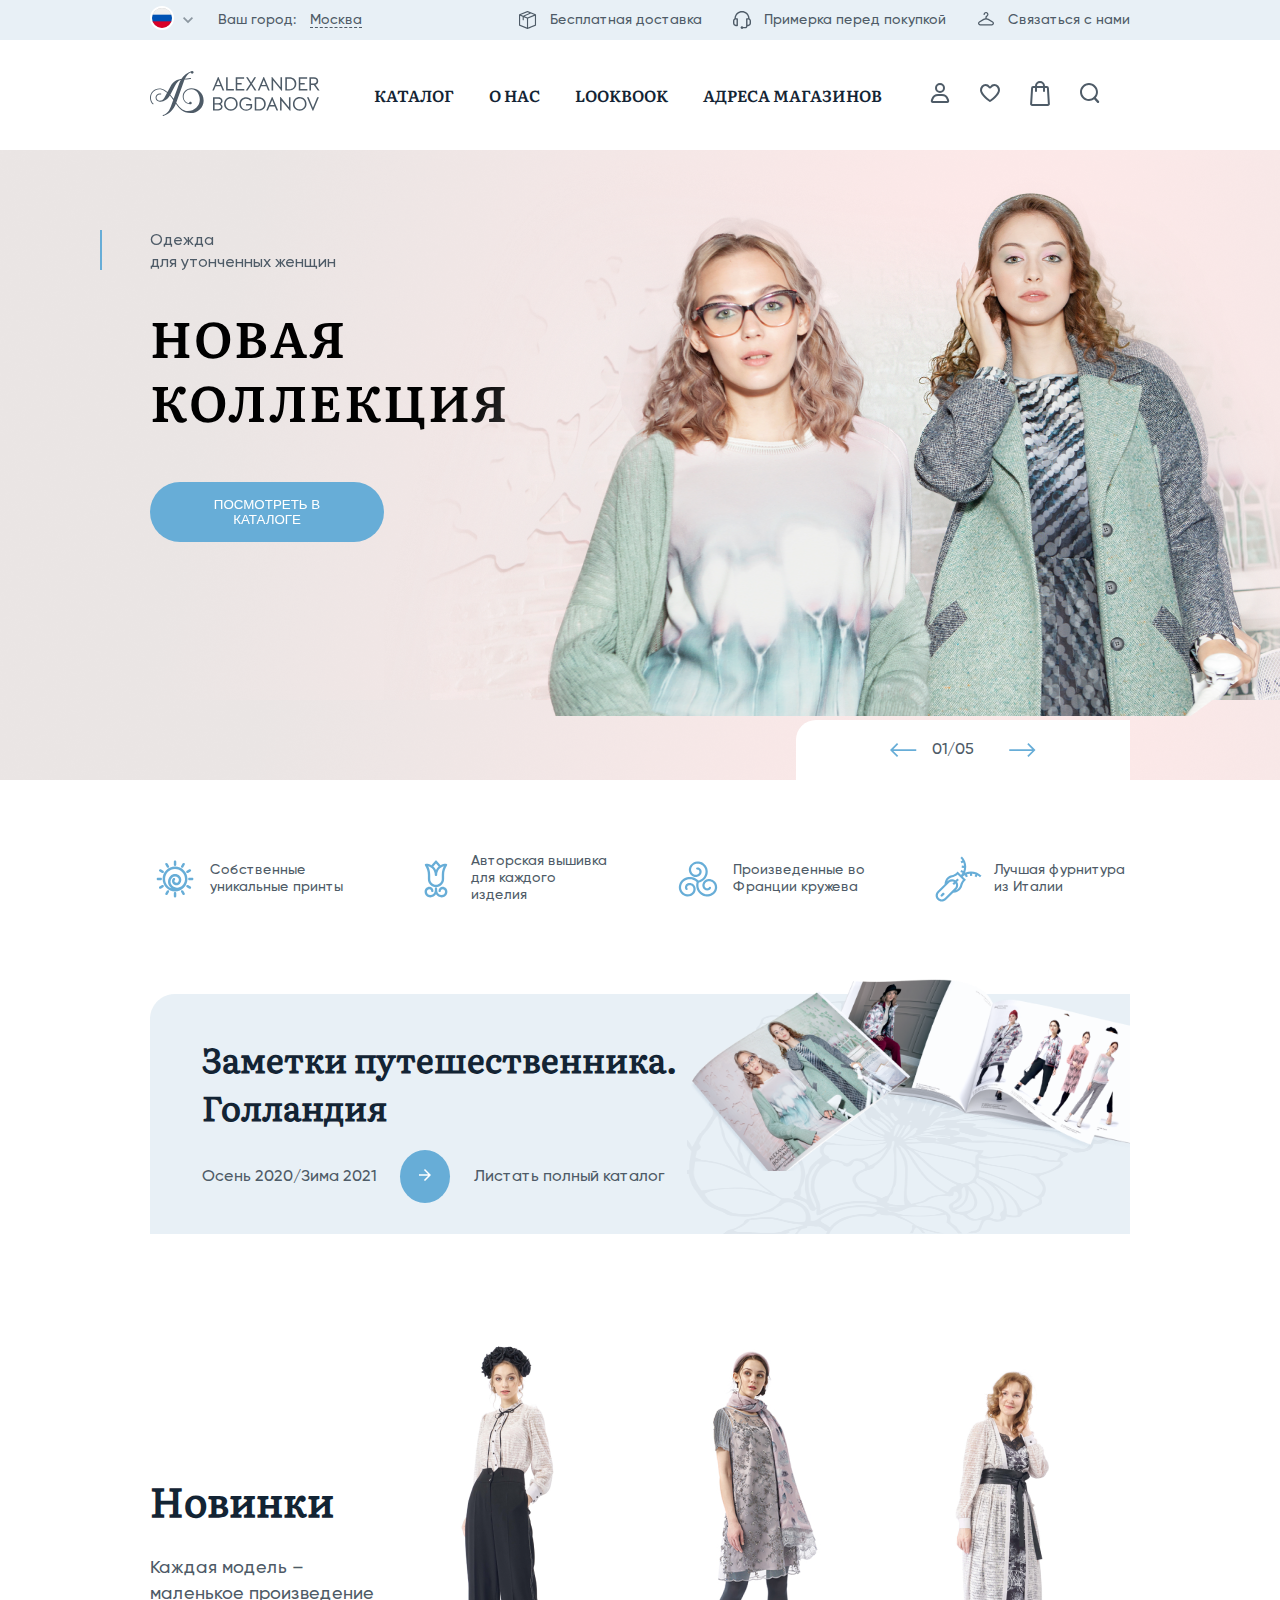
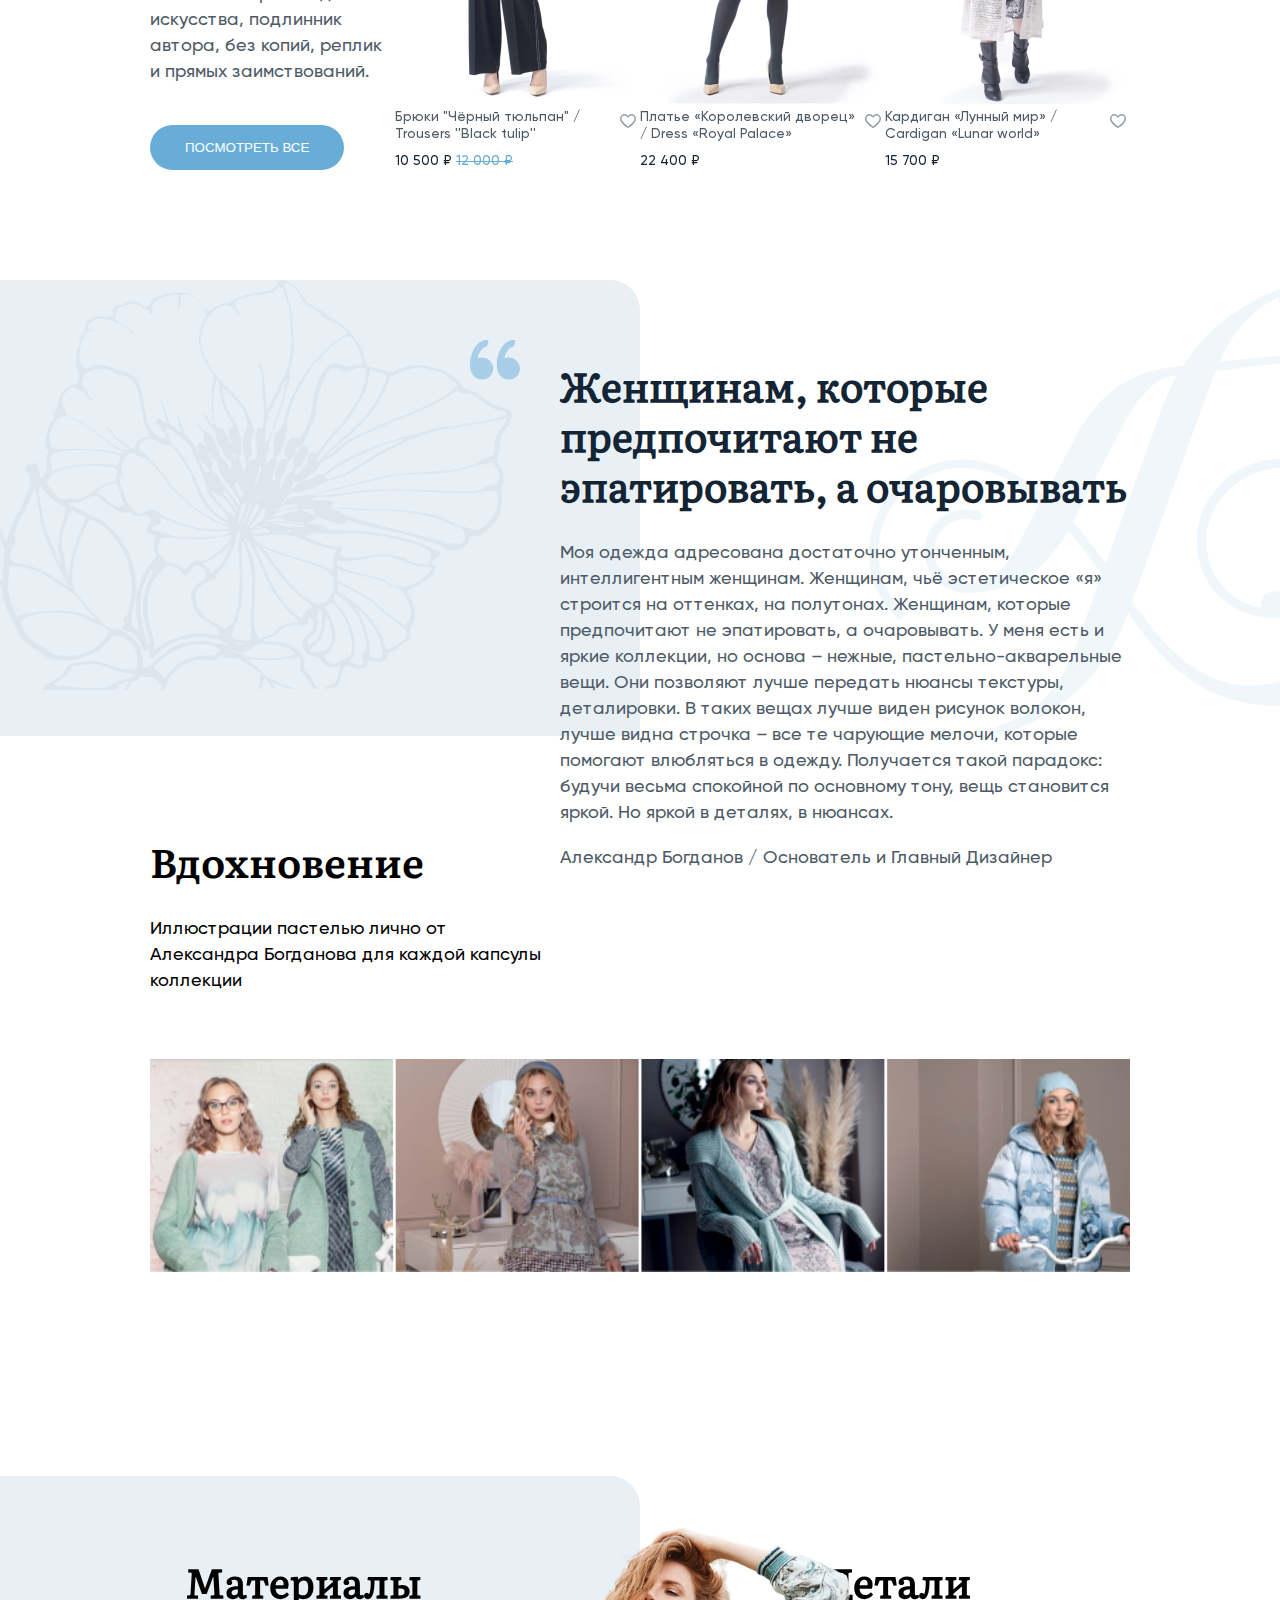
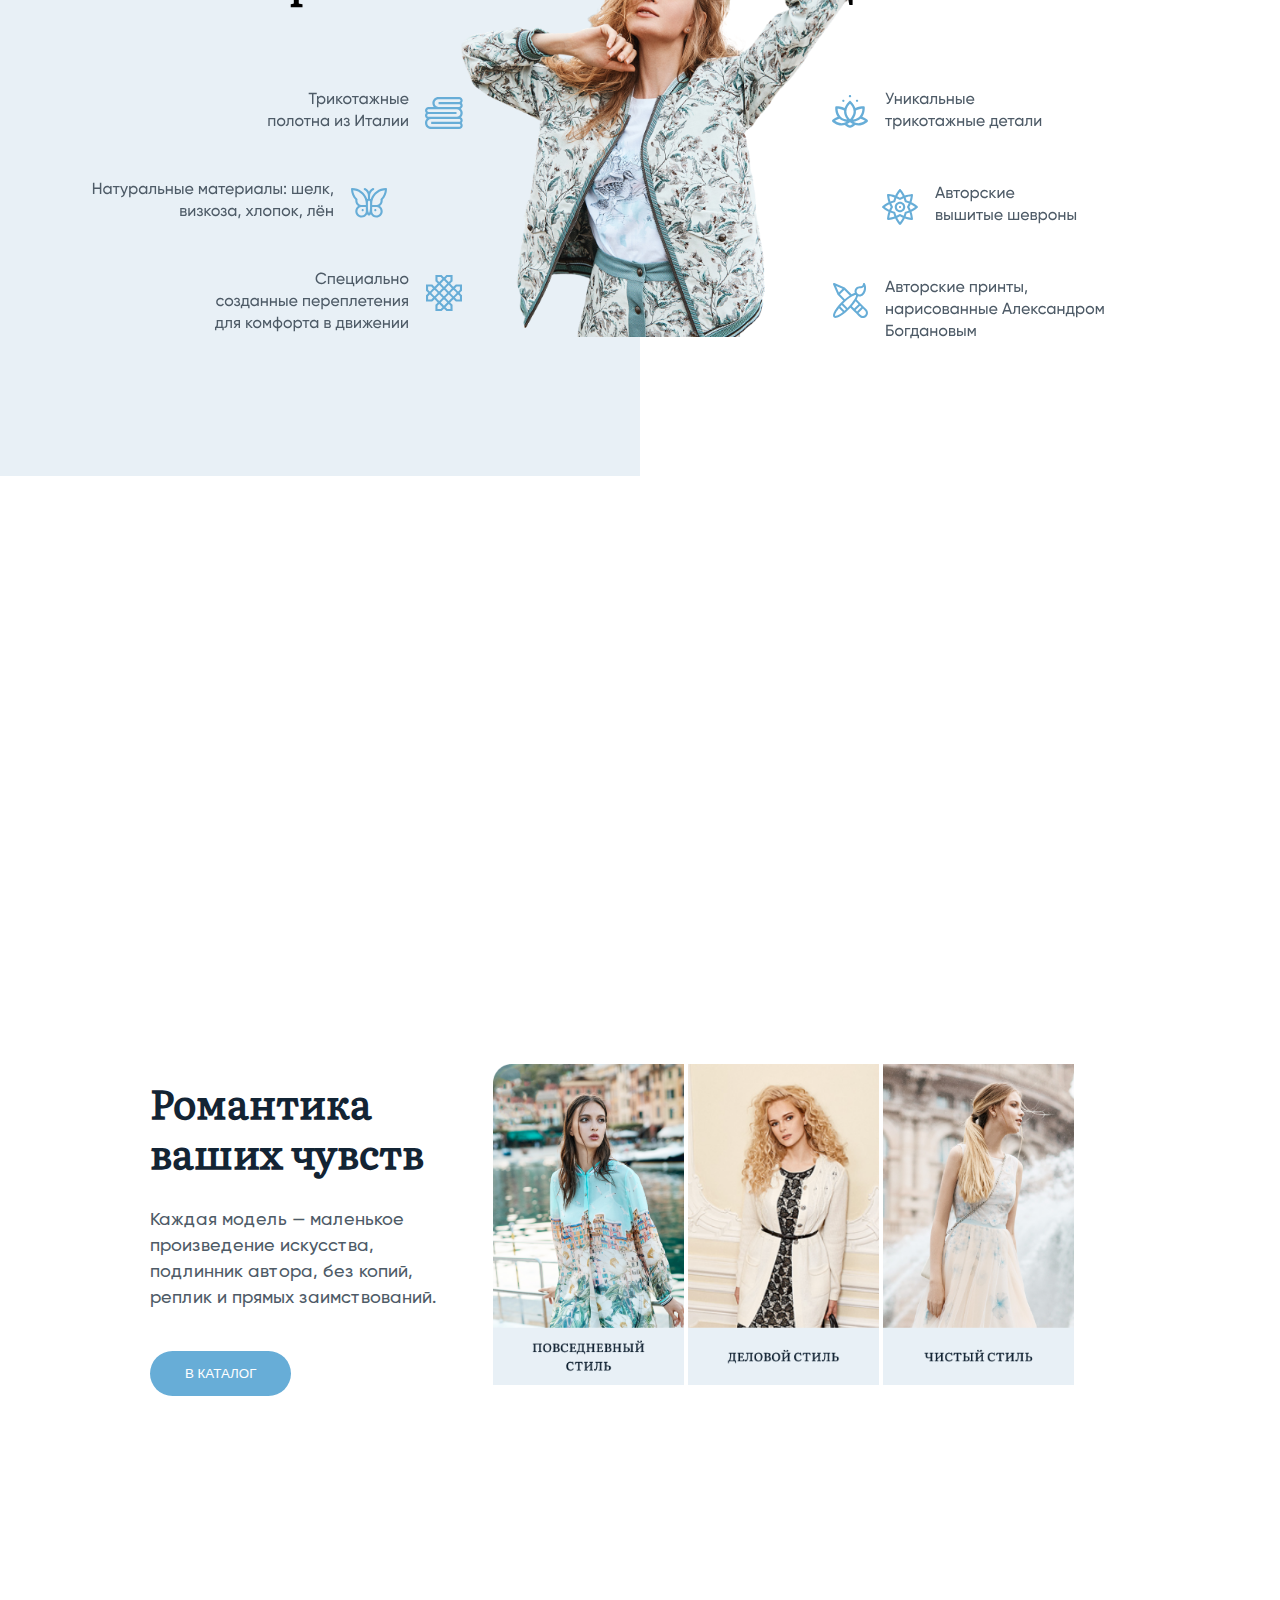
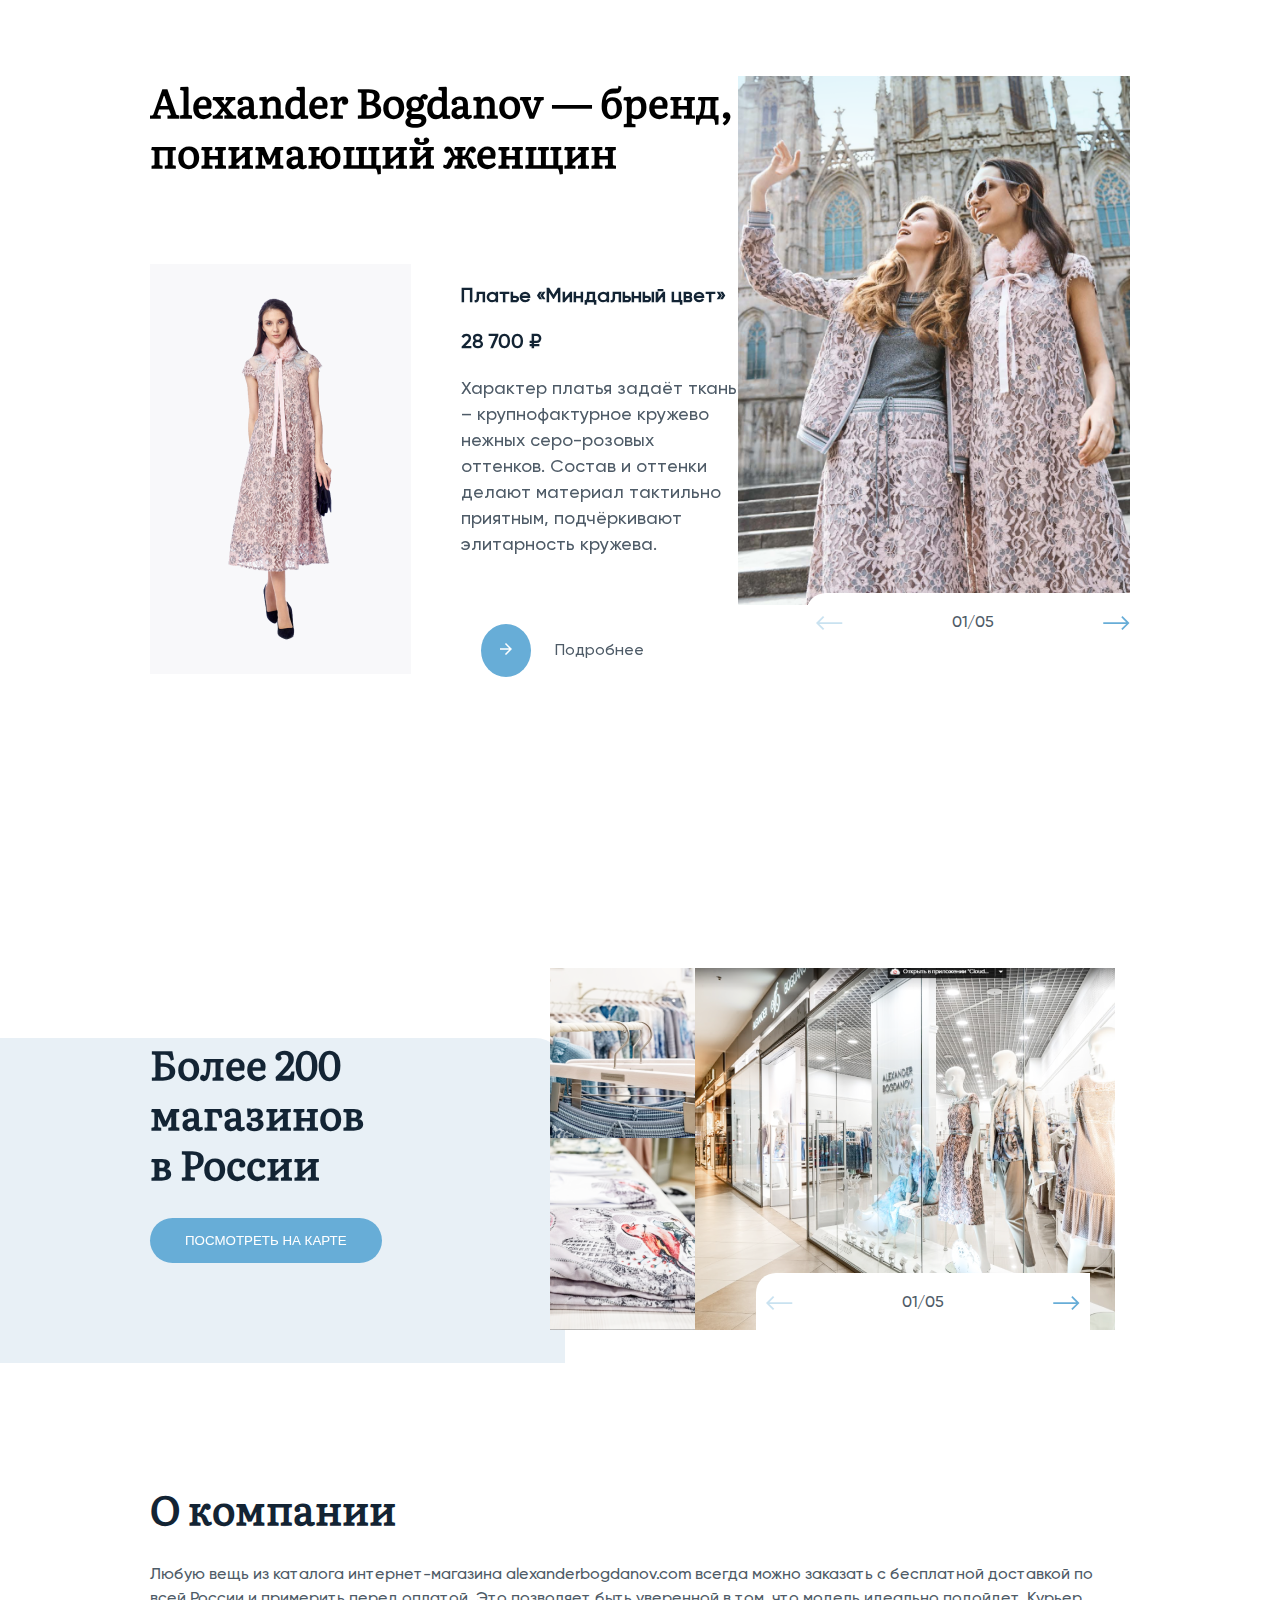
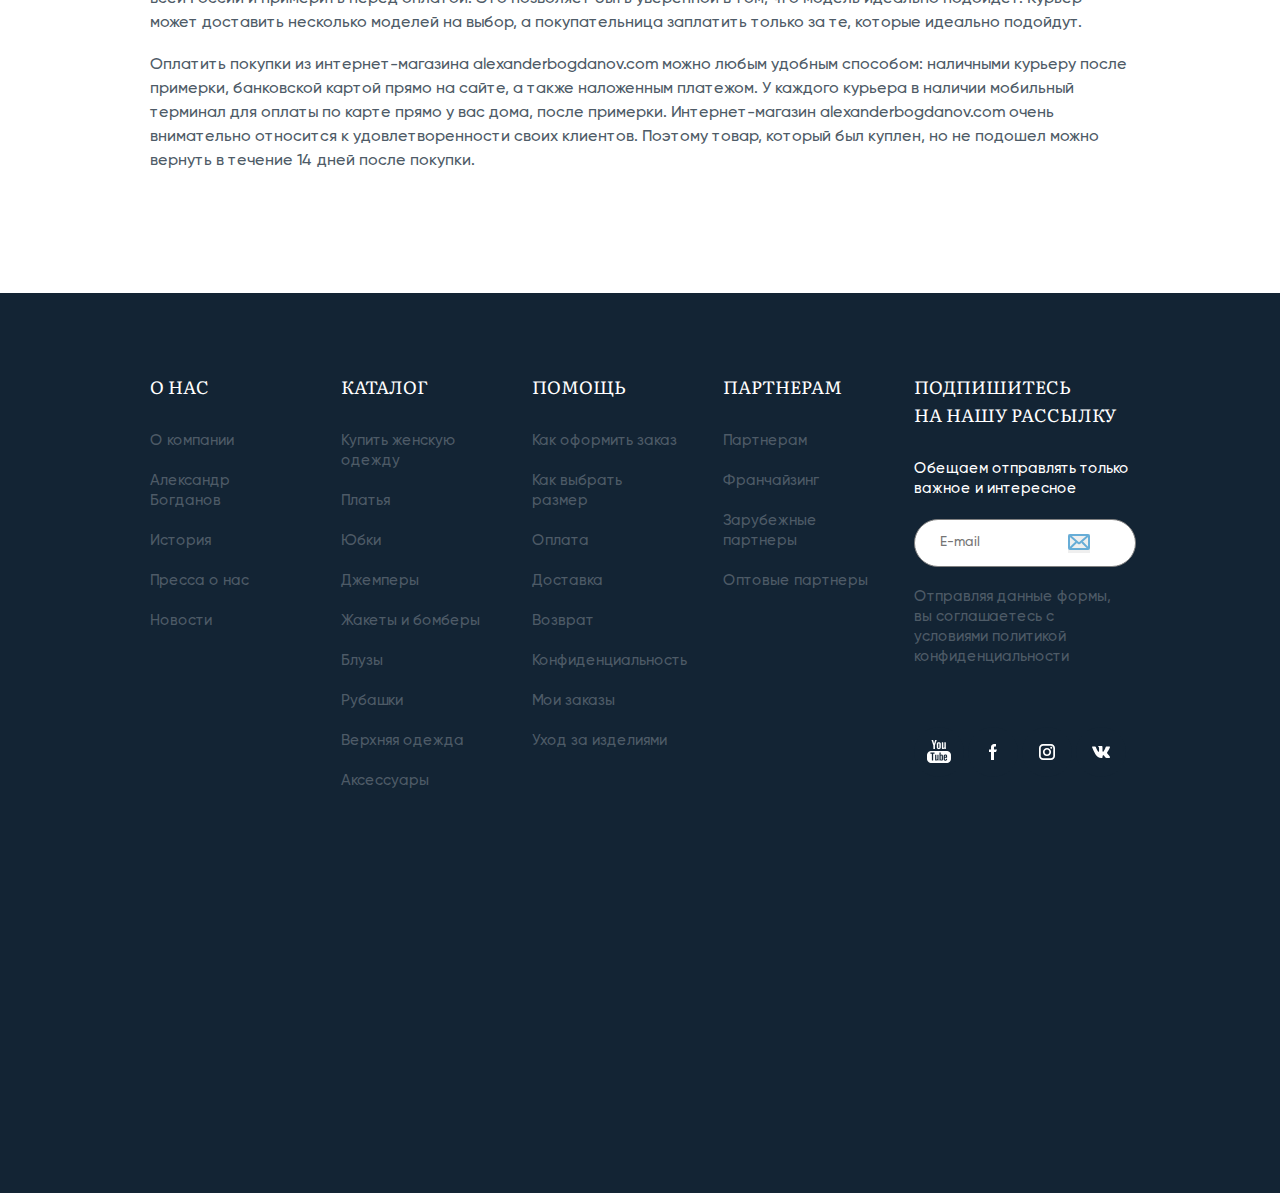
<file: index.html>
<!DOCTYPE html>
<html lang="en">
  <head>
    <meta charset="UTF-8" />
    <meta http-equiv="X-UA-Compatible" content="IE=edge" />
    <meta name="viewport" content="width=device-width, initial-scale=1.0" />
    <link
      rel="stylesheet"
      href="https://cdnjs.cloudflare.com/ajax/libs/font-awesome/6.1.0/css/all.min.css"
      integrity="sha512-10/jx2EXwxxWqCLX/hHth/vu2KY3jCF70dCQB8TSgNjbCVAC/8vai53GfMDrO2Emgwccf2pJqxct9ehpzG+MTw=="
      crossorigin="anonymous"
      referrerpolicy="no-referrer"
    />
    <link
      rel="stylesheet"
      href="https://unpkg.com/swiper@8/swiper-bundle.min.css"
    />
    <link rel="stylesheet" href="https://unpkg.com/aos@next/dist/aos.css" />
    <link rel="stylesheet" href="style.css" />
    <link rel="stylesheet" href="mobile.css" />
    <link rel="stylesheet" href="tablet.css" />
    <title>Александр Богданов</title>
  </head>
  <body>
    <section class="top_header container p-150 w-100 p-10 gilroy">
      <div class="top_left">
        <div class="left_icons">
          <img src="images/top_left/icon.svg" class="flag" alt="" />
          <img src="images/top_left/expand more.svg" alt="" id="flagDown" />
        </div>
        <div class="left_text">
          <span>Ваш город: <span id="city">Москва</span></span>
        </div>
        <div class="top_drop" id="top_drop">
          <ul>
            <li class="rus"><img src="images/top_left/Mask Group.svg"  alt="">Россия</li>
            <li class="eng"><img src="images/top_left/Mask Group (1).svg"  alt="">English</li>
            <li class="esp"><img src="images/top_left/Mask Group (2).svg"  alt="">Espanol</li>
            <li class="ger"><img src="images/top_left/Mask Group (3).svg"   alt="">German</li>
          </ul>
        </div>
      </div>
      <div class="top_right">
        <ul>
          <li>
            <img src="images/top_right/box.svg" alt="" />Бесплатная доставка
          </li>
          <li>
            <img src="images/top_right/headphone.svg" alt="" />Примерка перед
            покупкой
          </li>
          <li>
            <img src="images/top_right/veshalka.svg" alt="" />Связаться с нами
          </li>
        </ul>
      </div>
    </section>

    <header class="header container p-150 w-100 p-10">
      <div class="header_left">
        <img
          src="images/burger/menu.svg"
          alt=""
          class="burger_lines"
          id="burger_lines"
        />
        <a href="index.html"><img src="images/header_left/logo.svg" alt="" /></a>
      </div>
      <div class="header_center literata">
        <ul>
          <li class="catalog"><a href="#" >Каталог</a>
          </li>
          <li><a href="news.html">О нас</a></li>
          <li><a href="#">Lookbook</a></li>
          <li><a href="contact.html">Адреса магазинов</a></li>
        </ul>
        
      </div>
      <div class="header_right">
        <ul>
          <li><img src="images/header_right/men.svg" alt="" /></li>
          <li><img src="images/header_right/love.svg" alt="" /></li>
          <li><a href="buy.html"><img src="images/header_right/bag.svg" alt="" /></a></li>
          <li><img src="images/header_right/search.svg" alt="" /></li>
        </ul>
      </div>

      <div class="burger_menu gilroy">
        <ul>
          <li>
            <a href=""
              ><div class="left_text">
                <span>Ваш город: <span id="city">Москва</span></span>
              </div></a
            >
          </li>
          <li><a href="">Новое</a></li>
          <li><a href="">Бестселлеры</a></li>
          <li>
            <a href="">Одежда <img src="images/burger/Shape.svg" alt="" /></a>
          </li>
          <li>
            <a href=""
              >Аксессуары <img src="images/burger/Shape.svg" alt=""
            /></a>
          </li>
          <li>
            <a href=""
              >Коллекции <img src="images/burger/Shape.svg" alt=""
            /></a>
          </li>
          <li><a href="">Специальные предложения</a></li>
          <li><a href="">Lookbook</a></li>
          <li>
            <a href="">О нас <img src="images/burger/Shape.svg" alt="" /></a>
          </li>
          <li>
            <a href="">Помощь <img src="images/burger/Shape.svg" alt="" /></a>
          </li>
          <li>
            <a href=""
              >Партнерам <img src="images/burger/Shape.svg" alt=""
            /></a>
          </li>
          <li>
            <a href=""
              ><img src="images/top_left/icon.svg" alt="" />Россия
              <img src="images/burger/Shape.svg" alt=""
            /></a>
          </li>
        </ul>
        <div class="burger_links">
          <a href=""><img src="images/burger/youtube.svg" alt="" /></a>
          <a href=""><img src="images/burger/fb.svg" alt="" /></a>
          <a href=""><img src="images/burger/insta.svg" alt="" /></a>
          <a href=""><img src="images/burger/vk.svg" alt="" /></a>
        </div>
      </div>

      <div class="header_dropdown container p-150 w-100">
        <div class="new w-10">
          <ul>
            <li><a href="" class="title">Новое</a></li>
            <li><a href="">Бестселлеры</a></li>
            <li><a href="">Специальные предложения</a></li>
          </ul>
        </div>
        <div class="clothes">
          <ul>
            <li><a href="" class="title">Одежда</a></li>
            <li><a href="">Блузы и рубашки </a></li>
            <li><a href="">Брюки и шорты</a></li>
            <li><a href="">Верхняя одежда</a></li>
            <li><a href="jamper.html">Джемперы</a></li>
            <li><a href="">Жакеты и бомберы</a></li>
            <li><a href="">Платья</a></li>
            <li><a href="">Юбки</a></li>
          </ul>
        </div>
        <div class="acces w-10">
          <ul>
            <li><a href="" class="title">Аксессуары </a></li>
            <li><a href="">Шапки </a></li>
            <li><a href="">Палантины </a></li>
          </ul>
        </div>
        <div class="collection">
          <ul>
            <li><a href="" class="title">Коллекции </a></li>
            <div class="coll_items">
              <div class="coll_item">
                <div class="coll_img">
                  <img src="images/dropdown/fashion.png" alt="" />
                </div>
                <div class="coll_text">
                  <span>Голландия</span>
                  <span>Осень 2020/Зима 2021</span>
                </div>
              </div>
              <div class="coll_item">
                <div class="coll_img">
                  <img src="images/dropdown/church.png" alt="" />
                </div>
                <div class="coll_text">
                  <span>Настроение города</span>
                  <span>Осень 2019/зима 2020</span>
                </div>
              </div>
              <div class="coll_item">
                <div class="coll_img">
                  <img src="images/dropdown/field.png" alt="" />
                </div>
                <div class="coll_text">
                  <span>Акварельный прованс</span>
                  <span>Весна/Лето 2020</span>
                </div>
              </div>
              <div class="coll_item">
                <div class="coll_img">
                  <img src="images/dropdown/white.png" alt="" />
                </div>
                <div class="coll_text">
                  <span>Лигурия</span>
                  <span>Весна/лето 2019</span>
                </div>
              </div>
            </div>
          </ul>
        </div>
      </div>
    </header>

    <section class="first w-100 container swiper" id="first_slider">
      <div class="swiper-wrapper">
        <div class="swiper-slide first">
          <div class="first_left">
            <p class="gilroy">
              Одежда <br />
              для утонченных женщин
            </p>
            <h1 class="literata">Новая коллекция</h1>
            <button class="seeAll">Посмотреть в каталоге</button>
          </div>
          <div class="first_right"></div>
        </div>
        <div class="swiper-slide first">
          <div class="first_left">
            <p class="gilroy">
              Одежда <br />
              для утонченных женщин
            </p>
            <h1 class="literata">Новая коллекция</h1>
            <button class="seeAll">Посмотреть в каталоге</button>
          </div>
          <div class="first_right">

          </div>
        </div>
        <div class="swiper-slide first">
          <div class="first_left">
            <p class="gilroy">
              Одежда <br />
              для утонченных женщин
            </p>
            <h1 class="literata">Новая коллекция</h1>
            <button class="seeAll">Посмотреть в каталоге</button>
          </div>
          <div class="first_right">
          </div>
        </div>
        <div class="swiper-slide first">
          <div class="first_left">
            <p class="gilroy">
              Одежда <br />
              для утонченных женщин
            </p>
            <h1 class="literata">Новая коллекция</h1>
            <button class="seeAll">Посмотреть в каталоге</button>
          </div>
          <div class="first_right">
          
          </div>
        </div>
        <div class="swiper-slide first">
          <div class="first_left">
            <p class="gilroy">
              Одежда <br />
              для утонченных женщин
            </p>
            <h1 class="literata">Новая коллекция</h1>
            <button class="seeAll">Посмотреть в каталоге</button>
          </div>
          <div class="first_right">
           
          </div>
        </div>
      </div>
      <div class="sl_block">
        <img
          src="images/first/arr-left.svg"
          alt=""
          class="swiper-button-prev1"
          id="prevArr"
        />
        <span class="gilroy" id="slideNum">01/05</span>
        <img
          src="images/first/arr-right.svg"
          alt=""
          class="swiper-button-next1"
          id="nextArr"
        />
      </div>
    </section>

    <!-- First Mobile -->
    <section class="first_mobile">
      <div class="m_bg">
        <img src="images/mobile_first/img.png" alt="" />
        <img src="images/mobile_first/bg1.png" alt="" />
      </div>
      <div class="m_bg2">
        <img src="images/mobile_first/bg2.png" alt="" />
        <div class="m_bg_text gilroy">
          <p>Одежда для утонченных женщин</p>
          <h1>
            Новая <br />
            коллекция
          </h1>
          <button class="seeAll mbtn">Посмотреть в каталоге</button>
        </div>
      </div>
      <!-- <div class="sl_block">
        <img src="images/first/arr-left.svg" alt="" />
        <span class="gilroy">01/05</span>
        <img src="images/first/arr-right.svg" alt="" class="rounds" />
        <img src="images/first/blackround.svg" alt="" class="rounds" />
        <img src="images/first/blackround.svg" alt="" class="rounds" />
        <img src="images/first/blackround.svg" alt="" class="rounds" />
        <img src="images/first/blackround.svg" alt="" class="rounds" />
      </div> -->
    </section>

    <section class="second container p-150 w-100 p-10 gilroy" id="second">
      <div class="second_block">
        <img src="images/second/icon.svg" alt="" />
        <p>Собственные уникальные принты</p>
      </div>
      <div class="second_block">
        <img src="images/second/icon (1).svg" alt="" />
        <p>Авторская вышивка для каждого изделия</p>
      </div>
      <div class="second_block">
        <img src="images/second/icon (2).svg" alt="" />
        <p>Произведенные во Франции кружева</p>
      </div>
      <div class="second_block">
        <img src="images/second/icon (3).svg" alt="" />
        <p>Лучшая фурнитура из Италии</p>
      </div>
    </section>

    <!-- Second Mobile -->

    <section class="second_mobile p-20">
      <img src="images/mobile_first/catalog.png" alt="" />
      <button class="arrow">
        <img src="images/third/arrow.svg" alt="" />
      </button>
    </section>

    <section class="third container p-150 w-100 p-10">
      <div class="third_block">
        <div class="left_3">
          <h2>Заметки путешественника. Голландия</h2>
          <div class="left_text3 gilroy">
            <span>Осень 2020/Зима 2021</span>
            <button class="arrow">
              <img src="images/third/arrow.svg" alt="" />
            </button>
            <span>Листать полный каталог </span>
          </div>
        </div>
        <div class="right_3">
          <img src="images/third/rose.png" class="w-100 rose" alt="" />
          <div class="right_img3">
            <img src="images/third/jurnal.png" alt="" class="w-100" />
          </div>
        </div>
      </div>
    </section>

    <section class="four container p-150 w-100 p-10">
      <div class="four_left gilroy">
        <h1>Новинки</h1>
        <p>
          Каждая модель – маленькое произведение искусства, подлинник автора,
          без копий, реплик и прямых заимствований.
        </p>
        <button class="seeAll">Посмотреть все</button>
      </div>
      <div class="four_right swiper" id="swip_clothes">
          <div class="swiper-wrapper">
          <div class="four_card gilroy swiper-slide">
            <div class="four_card_img">
              <img src="images/four/1.png" alt="" />
            </div>
            <div class="four_card_text">
              <span>Брюки "Чёрный тюльпан" / Trousers ''Black tulip'' </span>
              <img src="images/four/love.svg" alt="" />
            </div>
            <p>10 500 ₽ <span>12 000 ₽</span></p>
          </div>
          <div class="four_card gilroy swiper-slide">
            <div class="four_card_img">
              <img src="images/four/2.png" alt="" />
            </div>
            <div class="four_card_text">
              <span>Платье «Королевский дворец» / Dress «Royal Palace» </span>
              <img src="images/four/love.svg" alt="" />
            </div>
            <p>22 400 ₽</p>
          </div>
          <div class="four_card gilroy swiper-slide">
            <div class="four_card_img">
              <img src="images/four/3.png" alt="" />
            </div>
            <div class="four_card_text">
              <span>Кардиган «Лунный мир» / Cardigan «Lunar world» </span>
              <img src="images/four/love.svg" alt="" />
            </div>
            <p>15 700 ₽</p>
          </div>
          <div class="four_card gilroy swiper-slide">
            <div class="four_card_img">
              <img src="images/four/1.png" alt="" />
            </div>
            <div class="four_card_text">
              <span>Брюки "Чёрный тюльпан" / Trousers ''Black tulip'' </span>
              <img src="images/four/love.svg" alt="" />
            </div>
            <p>10 500 ₽ <span>12 000 ₽</span></p>
          </div>
          <div class="four_card gilroy swiper-slide">
            <div class="four_card_img">
              <img src="images/four/2.png" alt="" />
            </div>
            <div class="four_card_text">
              <span>Платье «Королевский дворец» / Dress «Royal Palace» </span>
              <img src="images/four/love.svg" alt="" />
            </div>
            <p>22 400 ₽</p>
          </div>
          <div class="four_card gilroy swiper-slide">
            <div class="four_card_img">
              <img src="images/four/3.png" alt="" />
            </div>
            <div class="four_card_text">
              <span>Кардиган «Лунный мир» / Cardigan «Lunar world» </span>
              <img src="images/four/love.svg" alt="" />
            </div>
            <p>15 700 ₽</p>
          </div>
          <div class="four_card gilroy swiper-slide">
            <div class="four_card_img">
              <img src="images/four/1.png" alt="" />
            </div>
            <div class="four_card_text">
              <span>Брюки "Чёрный тюльпан" / Trousers ''Black tulip'' </span>
              <img src="images/four/love.svg" alt="" />
            </div>
            <p>10 500 ₽ <span>12 000 ₽</span></p>
          </div>
          <div class="four_card gilroy swiper-slide">
            <div class="four_card_img">
              <img src="images/four/2.png" alt="" />
            </div>
            <div class="four_card_text">
              <span>Платье «Королевский дворец» / Dress «Royal Palace» </span>
              <img src="images/four/love.svg" alt="" />
            </div>
            <p>22 400 ₽</p>
          </div>
          <div class="four_card gilroy swiper-slide">
            <div class="four_card_img">
              <img src="images/four/3.png" alt="" />
            </div>
            <div class="four_card_text">
              <span>Кардиган «Лунный мир» / Cardigan «Lunar world» </span>
              <img src="images/four/love.svg" alt="" />
            </div>
            <p>15 700 ₽</p>
          </div>
          
          
        </div>
      </div>
    </section>

    <!-- Four Mobile -->

    <section class="four_mobile p-20">
      <div class="four_left gilroy">
        <h1>Новинки</h1>

        <div class="four_card gilroy">
          <div class="four_card_img">
            <img src="images/mobile_first/Rectangle 1.png" alt="" />
          </div>
          <div class="four_card_text">
            <span>Брюки "Чёрный тюльпан" / Trousers ''Black tulip'' </span>
            <img src="images/four/love.svg" alt="" />
          </div>
          <p>10 500 ₽ <span>12 000 ₽</span></p>
        </div>

        <button class="seeAll">Посмотреть все</button>
      </div>
    </section>

    <section class="five w-100">
      <div class="five_left">
        <img src="images/five/rose.png" class="rose" alt="" />
        <img src="images/five/man.png" data-aos="fade-right" data-aos-duration="2000" class="man" alt="" />
        <img src="images/five/quotes.svg" class="quote" alt="" />
      </div>
      <div class="five_right">
        <div class="five_right_text">
          <h2>Женщинам, которые предпочитают не эпатировать, а очаровывать</h2>
          <p>
            Моя одежда адресована достаточно утонченным, интеллигентным
            женщинам. Женщинам, чьё эстетическое «я» строится на оттенках, на
            полутонах. Женщинам, которые предпочитают не эпатировать, а
            очаровывать. У меня есть и яркие коллекции, но основа – нежные,
            пастельно-акварельные вещи. Они позволяют лучше передать нюансы
            текстуры, деталировки. В таких вещах лучше виден рисунок волокон,
            лучше видна строчка – все те чарующие мелочи, которые помогают
            влюбляться в одежду. Получается такой парадокс: будучи весьма
            спокойной по основному тону, вещь становится яркой. Но яркой в
            деталях, в нюансах.
          </p>
          <span>Александр Богданов / Основатель и Главный Дизайнер</span>
        </div>
      </div>
    </section>

    <!-- Five Mobile -->

    <section class="five_mobile w-100 p-20">
      <img src="images/mobile_first/quote.png" class="quote" alt="" />
    </section>

    <section class="six container p-150 w-100">
      <h1>Вдохновение</h1>
      <p>
        Иллюстрации пастелью лично от Александра Богданова для каждой капсулы
        коллекции
      </p>
      <div class="six_img" >
        <img src="images/six/block_ imgs.jpg" alt="" />
        <img src="images/six/Mockup 2.png" data-aos="fade-up"
        data-aos-duration="1500" alt="" class="portret" /> 
      </div>
    </section>

    <!-- Six Mobile -->

    <section class="six_mobile p-20">
      <img src="images/mobile_first/inspiration.png" alt="" />
    </section>

    <section class="seven container w-100">
      <div class="seven_left">
        <h1>Материалы</h1>
        <div class="seven_block">
          <img src="images/seven/item (1).svg" alt="" />
          <img src="images/seven/item (2).svg" alt="" />
          <img src="images/seven/item.svg" alt="" />
        </div>
      </div>
      <div class="seven_img">
        <img src="images/seven/girl.png" alt="" />
      </div>
      <div class="seven_right">
        <h1>Детали</h1>
        <div class="seven_block_right">
          <img src="images/seven/item 3.svg" alt="" />
          <img src="images/seven/item (5).svg" alt="" />
          <img src="images/seven/item (4).svg" alt="" />
        </div>
      </div>
    </section>

    <!-- Seven Mobile -->

    <section class="seven_mobile">
      <img src="images/mobile_first/advantages.png" alt="" />
    </section>

    <section class="eight container w-100 p-150">
      <div class="four_left gilroy eight_left">
        <h1>Романтика ваших чувств</h1>
        <p>
          Каждая модель — маленькое произведение искусства, подлинник автора,
          без копий, реплик и прямых заимствований.
        </p>
        <button class="seeAll">В каталог</button>
      </div>
      <div class="eight_right">
        <img src="images/eight/item (2).png" alt="" />
        <img src="images/eight/item (1).png" alt="" />
        <img src="images/eight/item.png" alt="" />
      </div>
    </section>

    <!-- Eight Mobile -->

    <section class="eight_mobile">
      <img src="images/mobile_first/style.png" alt="" />
    </section>

    <section class="nine container w-100 p-150">
      <div class="swiper" id="sec_slider">
        <div class="swiper-wrapper">
          <div class="swiper-slide nine">
            <div class="nine_left">
              <h1>Alexander Bogdanov — бренд, понимающий женщин</h1>
              <div class="nine_left_card">
                <div class="nine_left_card_img">
                  <img src="images/nine/product.png" alt="" />
                </div>
                <div class="nine_left_card_text">
                  <h4>Платье «Миндальный цвет»</h4>
                  <h4>28 700 ₽</h4>
                  <p>
                    Характер платья задаёт ткань – крупнофактурное кружево
                    нежных серо-розовых оттенков. Состав и оттенки делают
                    материал тактильно приятным, подчёркивают элитарность
                    кружева.
                  </p>
                  <button class="arrow">
                    <img src="images/third/arrow.svg" alt="" />
                  </button>
                  <span>Подробнее</span>
                </div>
              </div>
            </div>
            <div class="nine_right">
              <img src="images/nine/slider.png" class="nine_slider" alt="" />
            </div>
          </div>
          <div class="swiper-slide nine">
            <div class="nine_left">
              <h1>Alexander Bogdanov — бренд, понимающий женщин</h1>
              <div class="nine_left_card">
                <div class="nine_left_card_img">
                  <img src="images/nine/product.png" alt="" />
                </div>
                <div class="nine_left_card_text">
                  <h4>Платье «Миндальный цвет»</h4>
                  <h4>28 700 ₽</h4>
                  <p>
                    Характер платья задаёт ткань – крупнофактурное кружево
                    нежных серо-розовых оттенков. Состав и оттенки делают
                    материал тактильно приятным, подчёркивают элитарность
                    кружева.
                  </p>
                  <button class="arrow">
                    <img src="images/third/arrow.svg" alt="" />
                  </button>
                  <span>Подробнее</span>
                </div>
              </div>
            </div>
            <div class="nine_right">
              <img src="images/nine/slider.png" class="nine_slider" alt="" />
            </div>
          </div>
          <div class="swiper-slide nine">
            <div class="nine_left">
              <h1>Alexander Bogdanov — бренд, понимающий женщин</h1>
              <div class="nine_left_card">
                <div class="nine_left_card_img">
                  <img src="images/nine/product.png" alt="" />
                </div>
                <div class="nine_left_card_text">
                  <h4>Платье «Миндальный цвет»</h4>
                  <h4>28 700 ₽</h4>
                  <p>
                    Характер платья задаёт ткань – крупнофактурное кружево
                    нежных серо-розовых оттенков. Состав и оттенки делают
                    материал тактильно приятным, подчёркивают элитарность
                    кружева.
                  </p>
                  <button class="arrow">
                    <img src="images/third/arrow.svg" alt="" />
                  </button>
                  <span>Подробнее</span>
                </div>
              </div>
            </div>
            <div class="nine_right">
              <img src="images/nine/slider.png" class="nine_slider" alt="" />
            </div>
          </div>
          <div class="swiper-slide nine">
            <div class="nine_left">
              <h1>Alexander Bogdanov — бренд, понимающий женщин</h1>
              <div class="nine_left_card">
                <div class="nine_left_card_img">
                  <img src="images/nine/product.png" alt="" />
                </div>
                <div class="nine_left_card_text">
                  <h4>Платье «Миндальный цвет»</h4>
                  <h4>28 700 ₽</h4>
                  <p>
                    Характер платья задаёт ткань – крупнофактурное кружево
                    нежных серо-розовых оттенков. Состав и оттенки делают
                    материал тактильно приятным, подчёркивают элитарность
                    кружева.
                  </p>
                  <button class="arrow">
                    <img src="images/third/arrow.svg" alt="" />
                  </button>
                  <span>Подробнее</span>
                </div>
              </div>
            </div>
            <div class="nine_right">
              <img src="images/nine/slider.png" class="nine_slider" alt="" />
            </div>
          </div>
          <div class="swiper-slide nine">
            <div class="nine_left">
              <h1>Alexander Bogdanov — бренд, понимающий женщин</h1>
              <div class="nine_left_card">
                <div class="nine_left_card_img">
                  <img src="images/nine/product.png" alt="" />
                </div>
                <div class="nine_left_card_text">
                  <h4>Платье «Миндальный цвет»</h4>
                  <h4>28 700 ₽</h4>
                  <p>
                    Характер платья задаёт ткань – крупнофактурное кружево
                    нежных серо-розовых оттенков. Состав и оттенки делают
                    материал тактильно приятным, подчёркивают элитарность
                    кружева.
                  </p>
                  <button class="arrow">
                    <img src="images/third/arrow.svg" alt="" />
                  </button>
                  <span>Подробнее</span>
                </div>
              </div>
            </div>
            <div class="nine_right">
              <img src="images/nine/slider.png" class="nine_slider" alt="" />
            </div>
          </div>
        </div>
      </div>
      <div class="sl_block_second">
        <img
          src="images/first/arr-left.svg"
          alt=""
          class="swiper-button-prev"
        />
        <span class="gilroy" id="slideNum2">01/05</span>
        <img
          src="images/first/arr-right.svg"
          alt=""
          class="swiper-button-next"
        />
      </div>
    </section>

    <!-- Nine Mobile -->

    <section class="nine_mobile p-20">
      <img src="images/mobile_first/map.png" alt="" />
    </section>

    
    <section class="ten container w-100">
      <div class="swiper" id="third_slider">
        <div class="swiper-wrapper">
          <div class="swiper-slide">
            <div class="four_left gilroy eight_left ten_left">
              <h1>Более 200 магазинов в России</h1>
              <button class="seeAll">посмотреть на карте</button>
            </div>
            <div class="ten_right">
              <img src="images/ten/Group 542.png" alt="" />
            </div>
          </div>
          <div class="swiper-slide">
            <div class="four_left gilroy eight_left ten_left">
              <h1>Более 200 магазинов в России</h1>
              <button class="seeAll">посмотреть на карте</button>
            </div>
            <div class="ten_right">
              <img src="images/ten/Group 542.png" alt="" />
            </div>
          </div>
          <div class="swiper-slide">
            <div class="four_left gilroy eight_left ten_left">
              <h1>Более 200 магазинов в России</h1>
              <button class="seeAll">посмотреть на карте</button>
            </div>
            <div class="ten_right">
              <img src="images/ten/Group 542.png" alt="" />
            </div>
          </div>
          <div class="swiper-slide">
            <div class="four_left gilroy eight_left ten_left">
              <h1>Более 200 магазинов в России</h1>
              <button class="seeAll">посмотреть на карте</button>
            </div>
            <div class="ten_right">
              <img src="images/ten/Group 542.png" alt="" />
            </div>
          </div>
          <div class="swiper-slide">
            <div class="four_left gilroy eight_left ten_left">
              <h1>Более 200 магазинов в России</h1>
              <button class="seeAll">посмотреть на карте</button>
            </div>
            <div class="ten_right">
              <img src="images/ten/Group 542.png" alt="" />
            </div>
          </div>
        </div>
      </div>
      <div class="sl_block_third">
        <img
          src="images/first/arr-left.svg"
          alt=""
          class="swiper-button-prev"
        />
        <span class="gilroy"
        id="slideNum3">01/05</span>
        <img
          src="images/first/arr-right.svg"
          alt=""
          class="swiper-button-next"
        />
      </div>
    </section>

    <section class="eleven container w-100 p-150">
      <h1>О компании</h1>
      <p>
        Любую вещь из каталога интернет-магазина alexanderbogdanov.com всегда
        можно заказать с бесплатной доставкой по всей России и примерить перед
        оплатой. Это позволяет быть уверенной в том, что модель идеально
        подойдет. Курьер может доставить несколько моделей на выбор, а
        покупательница заплатить только за те, которые идеально подойдут.
      </p>
      <br />
      <p>
        Оплатить покупки из интернет-магазина alexanderbogdanov.com можно любым
        удобным способом: наличными курьеру после примерки, банковской картой
        прямо на сайте, а также наложенным платежом. У каждого курьера в наличии
        мобильный терминал для оплаты по карте прямо у вас дома, после примерки.
        Интернет-магазин alexanderbogdanov.com очень внимательно относится к
        удовлетворенности своих клиентов. Поэтому товар, который был куплен, но
        не подошел можно вернуть в течение 14 дней после покупки.
      </p>
    </section>

    <footer class="footer container w-100 p-150">
      <div class="firstcol">
        <ul>
          <li>О нас</li>
          <li><a href="">О компании</a></li>
          <li><a href="">Александр Богданов</a></li>
          <li><a href="">История</a></li>
          <li><a href="">Пресса о нас</a></li>
          <li><a href="">Новости</a></li>
        </ul>
      </div>
      <div class="firstcol">
        <ul>
          <li>Каталог</li>
          <li><a href="">Купить женскую одежду</a></li>
          <li><a href="">Платья</a></li>
          <li><a href="">Юбки</a></li>
          <li><a href="">Джемперы</a></li>
          <li><a href="">Жакеты и бомберы</a></li>
          <li><a href="">Блузы</a></li>
          <li><a href="">Рубашки</a></li>
          <li><a href="">Верхняя одежда</a></li>
          <li><a href="">Аксессуары</a></li>
        </ul>
      </div>
      <div class="firstcol">
        <ul>
          <li>Помощь</li>
          <li><a href="">Как оформить заказ</a></li>
          <li><a href="">Как выбрать размер</a></li>
          <li><a href="">Оплата</a></li>
          <li><a href="">Доставка</a></li>
          <li><a href="">Возврат</a></li>
          <li><a href="">Конфиденциальность</a></li>
          <li><a href="">Мои заказы</a></li>
          <li><a href="">Уход за изделиями</a></li>
        </ul>
      </div>
      <div class="firstcol">
        <ul>
          <li>Партнерам</li>
          <li><a href="">Партнерам</a></li>
          <li><a href="">Франчайзинг</a></li>
          <li><a href="">Зарубежные партнеры</a></li>
          <li><a href="">Оптовые партнеры</a></li>
        </ul>
      </div>
      <div class="lastcol">
        <ul>
          <li>
            Подпишитесь <br />
            на нашу рассылку
          </li>
          <li>Обещаем отправлять только важное и интересное</li>
          <li>
            <label for="" class="label">
              <input
                type="text"
                class="inputText"
                required
                placeholder="E-mail"
              />
              <button><img src="images/footer/envelope.svg" alt="" /></button>
            </label>
          </li>
          <li>
            Отправляя данные формы, вы соглашаетесь с условиями политикой
            конфиденциальности
          </li>
          <li>
            <div class="burger_links footer_links">
              <a href=""><img src="images/footer/yout.svg" alt="" /></a>
              <a href=""><img src="images/footer/fb.svg" alt="" /></a>
              <a href=""><img src="images/footer/insta.svg" alt="" /></a>
              <a href=""><img src="images/footer/vk.svg" alt="" /></a>
            </div>
          </li>
        </ul>
      </div>
    </footer>
    
    <script src="https://unpkg.com/swiper@8/swiper-bundle.min.js"></script>

    <script>
      const swiper = new Swiper("#first_slider", {
        navigation: {
          nextEl: ".swiper-button-next1",
          prevEl: ".swiper-button-prev1",
        },
      });
      swiper.on("transitionEnd", function () {
        let x = 1;
        let slideNum = document.querySelector("#slideNum");
        slideNum.innerText = `0${swiper.activeIndex + x}/05`;
      });

      const swiper2 = new Swiper("#sec_slider", {
        navigation: {
          nextEl: ".swiper-button-next",
          prevEl: ".swiper-button-prev",
        },
      });
      swiper2.on("transitionEnd", function () {
        let x = 1;
        let slideNum2 = document.querySelector("#slideNum2");
        slideNum2.innerText = `0${swiper2.activeIndex + x}/05`;
      });

      const swiper3 = new Swiper("#third_slider", {
        navigation: {
          nextEl: ".swiper-button-next",
          prevEl: ".swiper-button-prev",
        },
        
      });
      swiper3.on("transitionEnd", function () {
        let x = 1;
        let slideNum3 = document.querySelector("#slideNum3");
        slideNum3.innerText = `0${swiper3.activeIndex + x}/05`;
      });

      const swiper_cloth = new Swiper("#swip_clothes", {
        navigation: {
          nextEl: ".swiper-button-next",
          prevEl: ".swiper-button-prev",
        },
        slidesPerView: 3,
        loop: true,
      });
    </script>
     <script src="https://unpkg.com/aos@next/dist/aos.js"></script>
     <script>
       AOS.init();
     </script>
    <script src="main.js"></script>
  </body>
</html>
</file>
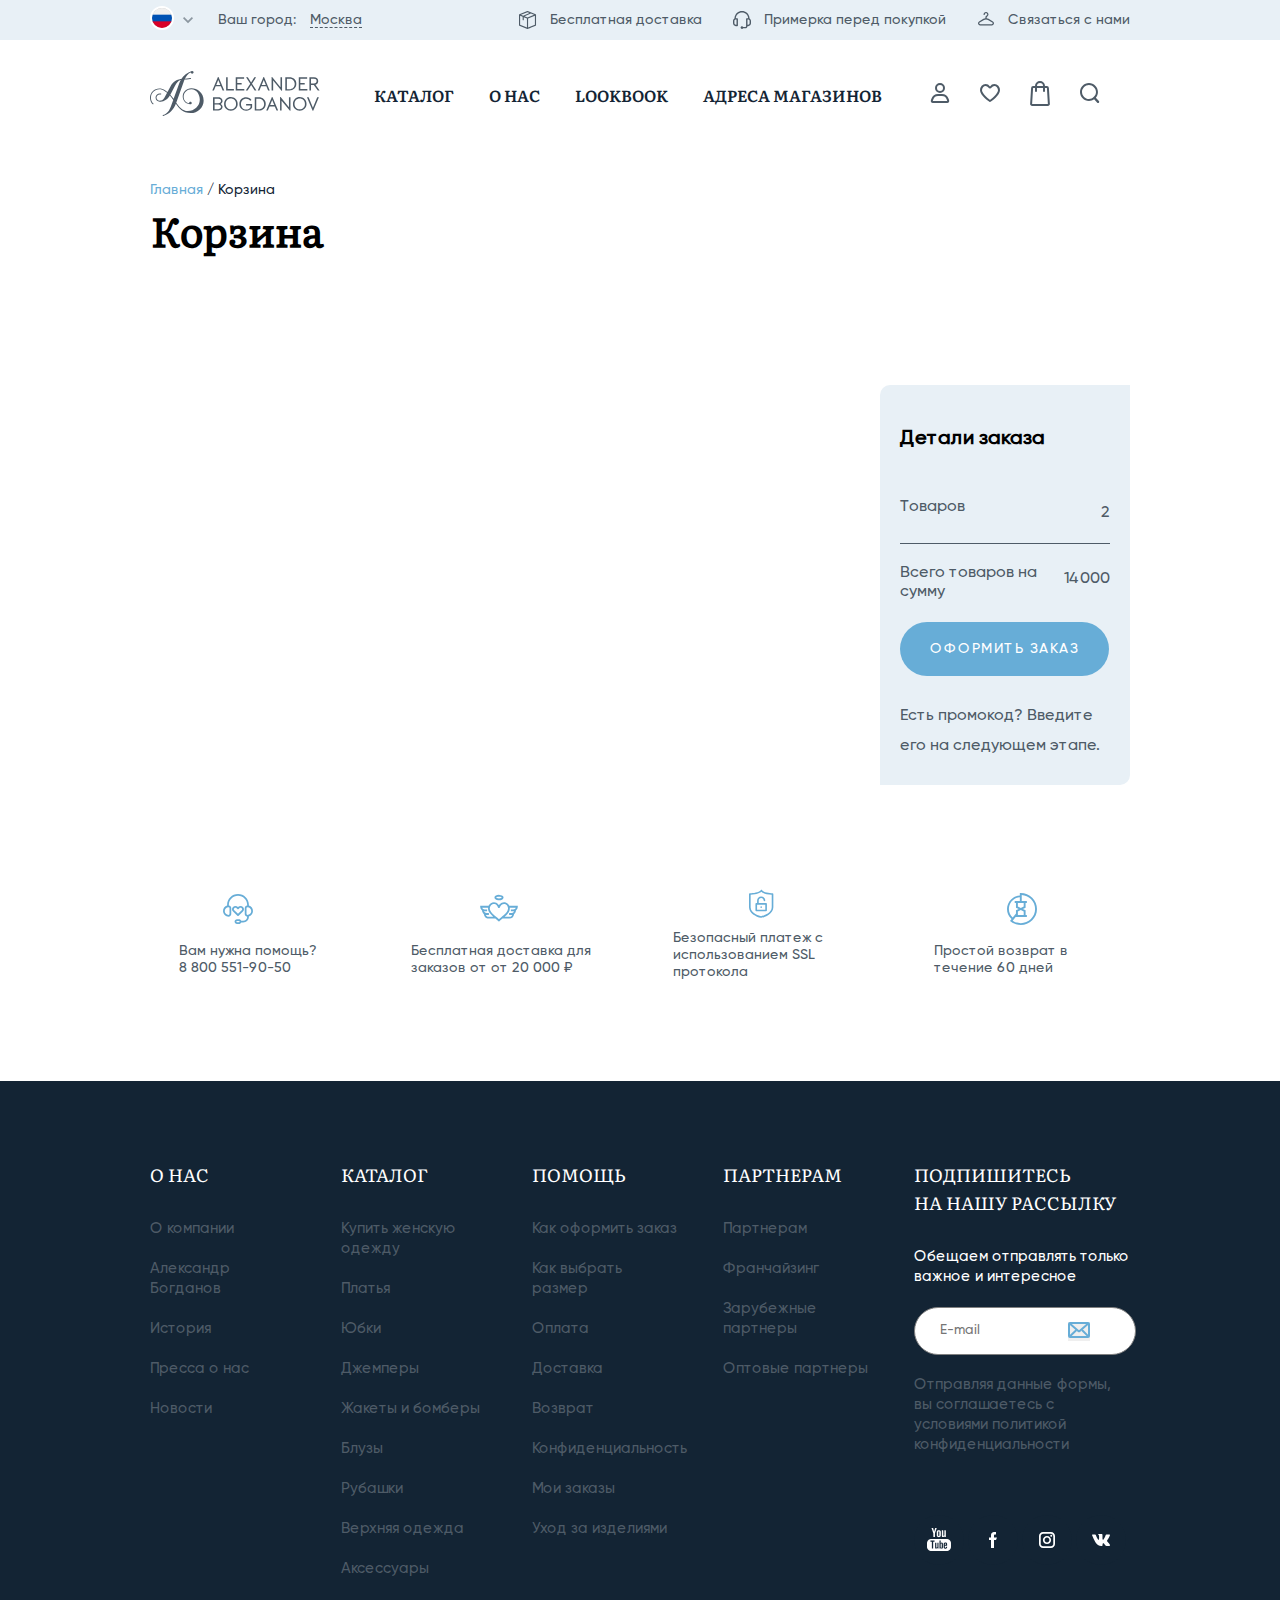
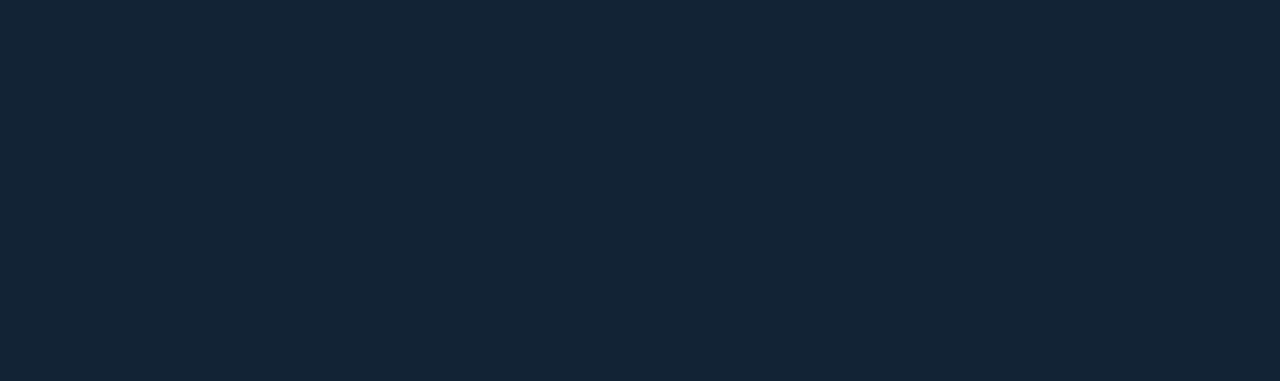
<file: buy.html>
<!DOCTYPE html>
<html lang="en">
  <head>
    <meta charset="UTF-8" />
    <meta http-equiv="X-UA-Compatible" content="IE=edge" />
    <meta name="viewport" content="width=device-width, initial-scale=1.0" />
    <link rel="stylesheet" href="style.css" />
    <link rel="stylesheet" href="mobile.css" />
    <link rel="stylesheet" href="tablet.css" />
    <title>Александр Богданов</title>
  </head>
  <body>

    <section class="top_header container p-150 w-100 p-10 gilroy">
      <div class="top_left">
        <div class="left_icons">
          <img src="images/top_left/icon.svg" class="flag" alt="" />
          <img src="images/top_left/expand more.svg" alt="" id="flagDown" />
        </div>
        <div class="left_text">
          <span>Ваш город: <span id="city">Москва</span></span>
        </div>
        <div class="top_drop" id="top_drop">
          <ul>
            <li class="rus"><img src="images/top_left/Mask Group.svg"  alt="">Россия</li>
            <li class="eng"><img src="images/top_left/Mask Group (1).svg"  alt="">English</li>
            <li class="esp"><img src="images/top_left/Mask Group (2).svg"  alt="">Espanol</li>
            <li class="ger"><img src="images/top_left/Mask Group (3).svg"   alt="">German</li>
          </ul>
        </div>
      </div>
      <div class="top_right">
        <ul>
          <li>
            <img src="images/top_right/box.svg" alt="" />Бесплатная доставка
          </li>
          <li>
            <img src="images/top_right/headphone.svg" alt="" />Примерка перед
            покупкой
          </li>
          <li>
            <img src="images/top_right/veshalka.svg" alt="" />Связаться с нами
          </li>
        </ul>
      </div>
    </section>

    <header class="header container p-150 w-100 p-10">
      <div class="header_left">
        <img
          src="images/burger/menu.svg"
          alt=""
          class="burger_lines"
          id="burger_lines"
        />
        <a href="index.html"><img src="images/header_left/logo.svg" alt="" /></a>
      </div>
      <div class="header_center literata">
        <ul>
          <li class="catalog"><a href="#" >Каталог</a>
          </li>
          <li><a href="news.html">О нас</a></li>
          <li><a href="#">Lookbook</a></li>
          <li><a href="contact.html">Адреса магазинов</a></li>
        </ul>
        
      </div>
      <div class="header_right">
        <ul>
          <li><img src="images/header_right/men.svg" alt="" /></li>
          <li><img src="images/header_right/love.svg" alt="" /></li>
          <li><a href="buy.html"><img src="images/header_right/bag.svg" alt="" /></a></li>
          <li><img src="images/header_right/search.svg" alt="" /></li>
        </ul>
      </div>

      <div class="burger_menu gilroy">
        <ul>
          <li>
            <a href=""
              ><div class="left_text">
                <span>Ваш город: <span id="city">Москва</span></span>
              </div></a
            >
          </li>
          <li><a href="">Новое</a></li>
          <li><a href="">Бестселлеры</a></li>
          <li>
            <a href="">Одежда <img src="images/burger/Shape.svg" alt="" /></a>
          </li>
          <li>
            <a href=""
              >Аксессуары <img src="images/burger/Shape.svg" alt=""
            /></a>
          </li>
          <li>
            <a href=""
              >Коллекции <img src="images/burger/Shape.svg" alt=""
            /></a>
          </li>
          <li><a href="">Специальные предложения</a></li>
          <li><a href="">Lookbook</a></li>
          <li>
            <a href="">О нас <img src="images/burger/Shape.svg" alt="" /></a>
          </li>
          <li>
            <a href="">Помощь <img src="images/burger/Shape.svg" alt="" /></a>
          </li>
          <li>
            <a href=""
              >Партнерам <img src="images/burger/Shape.svg" alt=""
            /></a>
          </li>
          <li>
            <a href=""
              ><img src="images/top_left/icon.svg" alt="" />Россия
              <img src="images/burger/Shape.svg" alt=""
            /></a>
          </li>
        </ul>
        <div class="burger_links">
          <a href=""><img src="images/burger/youtube.svg" alt="" /></a>
          <a href=""><img src="images/burger/fb.svg" alt="" /></a>
          <a href=""><img src="images/burger/insta.svg" alt="" /></a>
          <a href=""><img src="images/burger/vk.svg" alt="" /></a>
        </div>
      </div>

      <div class="header_dropdown container p-150 w-100">
        <div class="new w-10">
          <ul>
            <li><a href="" class="title">Новое</a></li>
            <li><a href="">Бестселлеры</a></li>
            <li><a href="">Специальные предложения</a></li>
          </ul>
        </div>
        <div class="clothes">
          <ul>
            <li><a href="" class="title">Одежда</a></li>
            <li><a href="">Блузы и рубашки </a></li>
            <li><a href="">Брюки и шорты</a></li>
            <li><a href="">Верхняя одежда</a></li>
            <li><a href="jamper.html">Джемперы</a></li>
            <li><a href="">Жакеты и бомберы</a></li>
            <li><a href="">Платья</a></li>
            <li><a href="">Юбки</a></li>
          </ul>
        </div>
        <div class="acces w-10">
          <ul>
            <li><a href="" class="title">Аксессуары </a></li>
            <li><a href="">Шапки </a></li>
            <li><a href="">Палантины </a></li>
          </ul>
        </div>
        <div class="collection">
          <ul>
            <li><a href="" class="title">Коллекции </a></li>
            <div class="coll_items">
              <div class="coll_item">
                <div class="coll_img">
                  <img src="images/dropdown/fashion.png" alt="" />
                </div>
                <div class="coll_text">
                  <span>Голландия</span>
                  <span>Осень 2020/Зима 2021</span>
                </div>
              </div>
              <div class="coll_item">
                <div class="coll_img">
                  <img src="images/dropdown/church.png" alt="" />
                </div>
                <div class="coll_text">
                  <span>Настроение города</span>
                  <span>Осень 2019/зима 2020</span>
                </div>
              </div>
              <div class="coll_item">
                <div class="coll_img">
                  <img src="images/dropdown/field.png" alt="" />
                </div>
                <div class="coll_text">
                  <span>Акварельный прованс</span>
                  <span>Весна/Лето 2020</span>
                </div>
              </div>
              <div class="coll_item">
                <div class="coll_img">
                  <img src="images/dropdown/white.png" alt="" />
                </div>
                <div class="coll_text">
                  <span>Лигурия</span>
                  <span>Весна/лето 2019</span>
                </div>
              </div>
            </div>
          </ul>
        </div>
      </div>
    </header>
    

    <section class="buy_head _head p-150 w-100 container">
        <a href="index.html"><span>Главная </span></a> 
        <span>/ Корзина</span>
        <h1>Корзина</h1>
    </section>
    

    <div class="main_buy p-150 w-100 container">
        <div class="buy_cards">
           <!-- <div class="left_part">
            <div class="buy_img">
                <img src="images/jamper/1.png" alt="">
            </div>
            <div class="buy_desc">
                <p><p>Блузон «Овация» в две длинные строки</p></p>
                <div class="love">
                    <span>Арт. 1234567</span>
                    <img src="images/jamper/love.svg" alt="">
                </div>
            </div>
            <div class="buy_size">
                <span>42</span>
            </div>
            <div class="buy_btn">
                <img src="images/buy/minus.svg" alt="">
                <span>0</span>
                <img src="images/buy/plus.svg" alt="">
            </div>
            <div class="buy_price">
                <span id="price">14000</span>
                <span>11000</span>
            </div>
            <div class="buy_trash">
                <img src="images/buy/trash.svg" alt="" id="delete">
            </div>
        </div>  -->
        </div>
    
        <div class="right_part">
            <h3>Детали заказа</h3>
            <ul>
                <li>Товаров <span id="qty">2</span></li>
                <li>Всего товаров на сумму <span id="totalPrice">14000</span></li>
            </ul>
            <div class="totalBtn">
                <button>Оформить заказ</button>
            </div>
            <span>Есть промокод? Введите его на следующем этапе.</span>
        </div>
    </div>

    <div class="services p-150 w-100 container gilroy">
        <div class="serv">
            <div class="serv_img">
                <img src="images/buy/icon.svg" alt="">
            </div>
            <div class="serv_txt">
                <p>Вам нужна помощь?</p>
                <p>8 800 551-90-50</p>
            </div>
        </div>
        <div class="serv">
            <div class="serv_img">
                <img src="images/buy/icon (1).svg" alt="">
            </div>
            <div class="serv_txt">
                <p>Бесплатная доставка для заказов от от 20 000 ₽</p>
            </div>
        </div>
        <div class="serv">
            <div class="serv_img">
                <img src="images/buy/icon (2).svg" alt="">
            </div>
            <div class="serv_txt">
                <p>Безопасный платеж с использованием SSL протокола </p>
            </div>
        </div>
        <div class="serv">
            <div class="serv_img">
                <img src="images/buy/icon (3).svg" alt="">
            </div>
            <div class="serv_txt">
                <p>Простой возврат в течение  60 дней</p>
            </div>
        </div>
    </div>

    <footer class="footer container w-100 p-150">
        <div class="firstcol">
          <ul>
            <li>О нас</li>
            <li><a href="">О компании</a></li>
            <li><a href="">Александр Богданов</a></li>
            <li><a href="">История</a></li>
            <li><a href="">Пресса о нас</a></li>
            <li><a href="">Новости</a></li>
          </ul>
        </div>
        <div class="firstcol">
          <ul>
            <li>Каталог</li>
            <li><a href="">Купить женскую одежду</a></li>
            <li><a href="">Платья</a></li>
            <li><a href="">Юбки</a></li>
            <li><a href="">Джемперы</a></li>
            <li><a href="">Жакеты и бомберы</a></li>
            <li><a href="">Блузы</a></li>
            <li><a href="">Рубашки</a></li>
            <li><a href="">Верхняя одежда</a></li>
            <li><a href="">Аксессуары</a></li>
          </ul>
        </div>
        <div class="firstcol">
          <ul>
            <li>Помощь</li>
            <li><a href="">Как оформить заказ</a></li>
            <li><a href="">Как выбрать размер</a></li>
            <li><a href="">Оплата</a></li>
            <li><a href="">Доставка</a></li>
            <li><a href="">Возврат</a></li>
            <li><a href="">Конфиденциальность</a></li>
            <li><a href="">Мои заказы</a></li>
            <li><a href="">Уход за изделиями</a></li>
          </ul>
        </div>
        <div class="firstcol">
          <ul>
            <li>Партнерам</li>
            <li><a href="">Партнерам</a></li>
            <li><a href="">Франчайзинг</a></li>
            <li><a href="">Зарубежные партнеры</a></li>
            <li><a href="">Оптовые партнеры</a></li>
          </ul>
        </div>
        <div class="lastcol">
          <ul>
            <li>
              Подпишитесь <br />
              на нашу рассылку
            </li>
            <li>Обещаем отправлять только важное и интересное</li>
            <li>
              <label for="" class="label">
                <input
                  type="text"
                  class="inputText"
                  required
                  placeholder="E-mail"
                />
                <button><img src="images/footer/envelope.svg" alt="" /></button>
              </label>
            </li>
            <li>
              Отправляя данные формы, вы соглашаетесь с условиями политикой
              конфиденциальности
            </li>
            <li>
              <div class="burger_links footer_links">
                <a href=""><img src="images/footer/yout.svg" alt="" /></a>
                <a href=""><img src="images/footer/fb.svg" alt="" /></a>
                <a href=""><img src="images/footer/insta.svg" alt="" /></a>
                <a href=""><img src="images/footer/vk.svg" alt="" /></a>
              </div>
            </li>
          </ul>
        </div>
      </footer>

    <script src="main.js"></script>
</body>
</html>
</file>
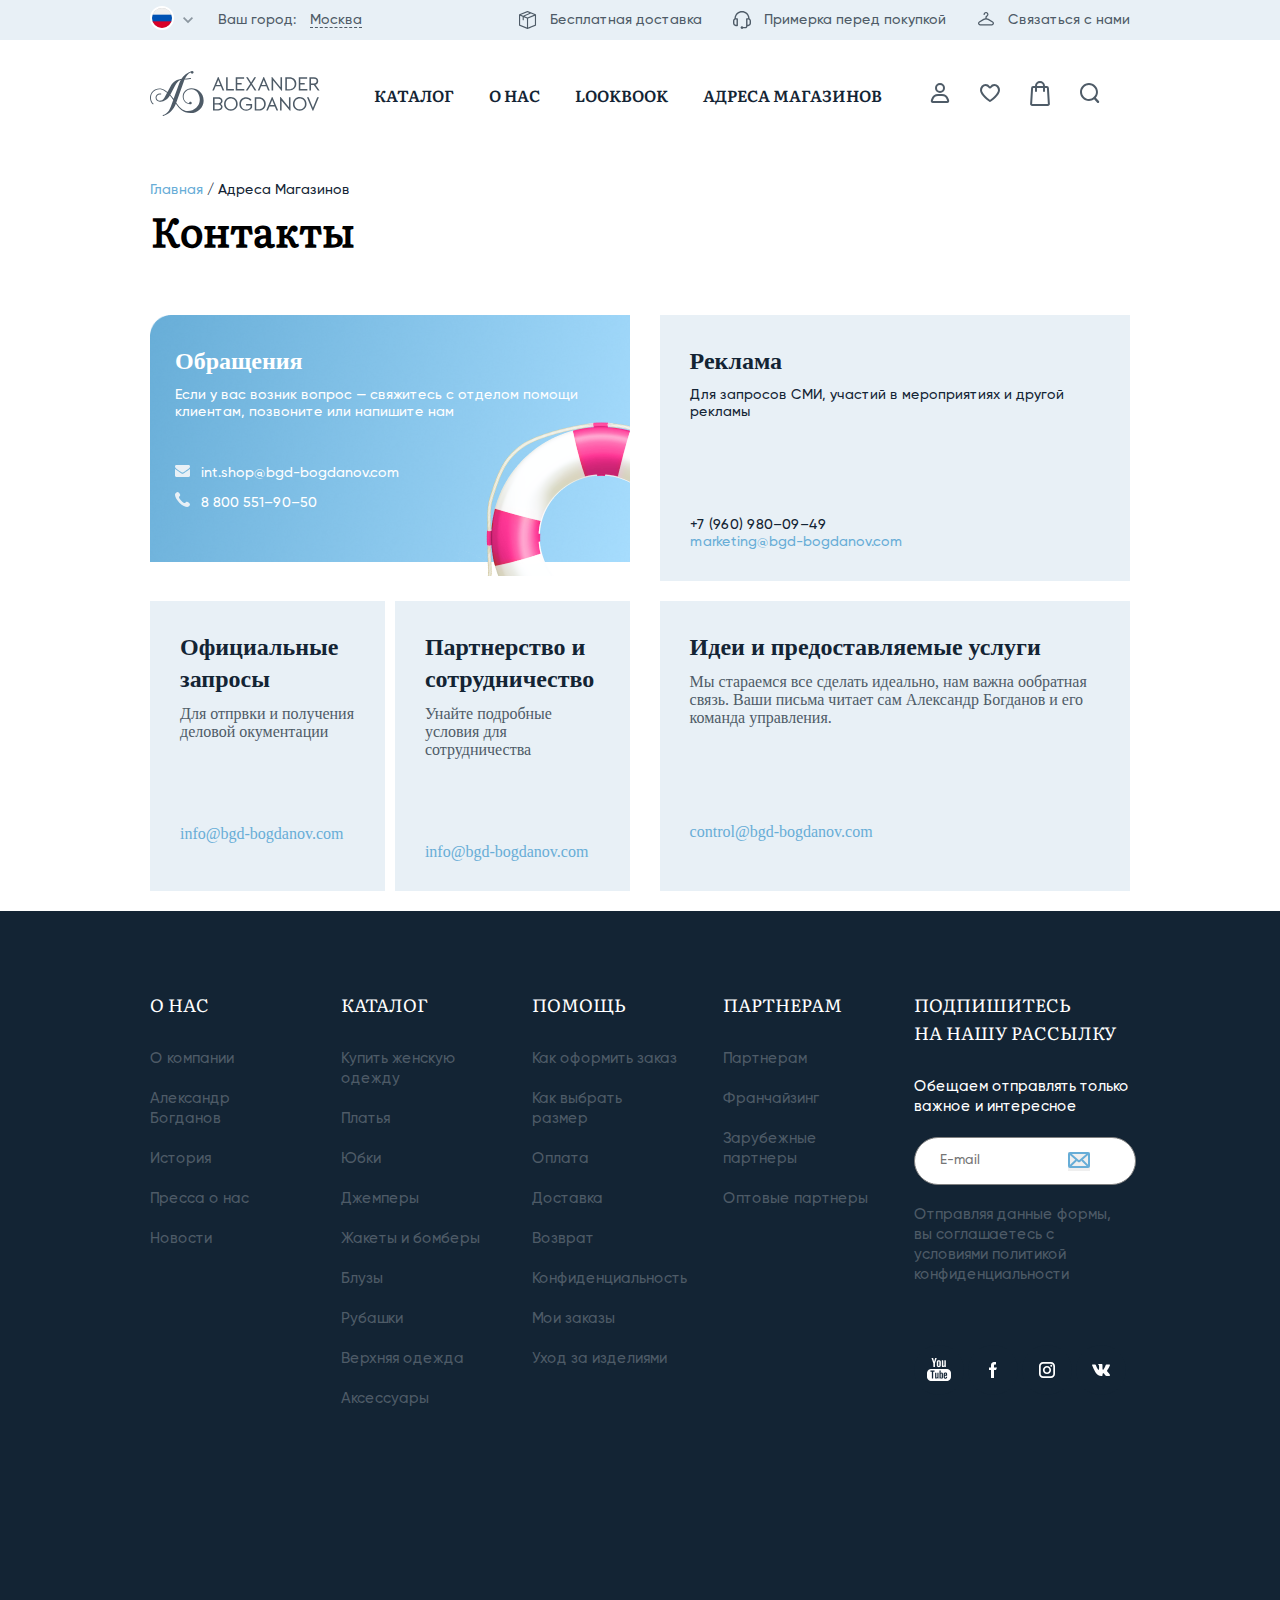
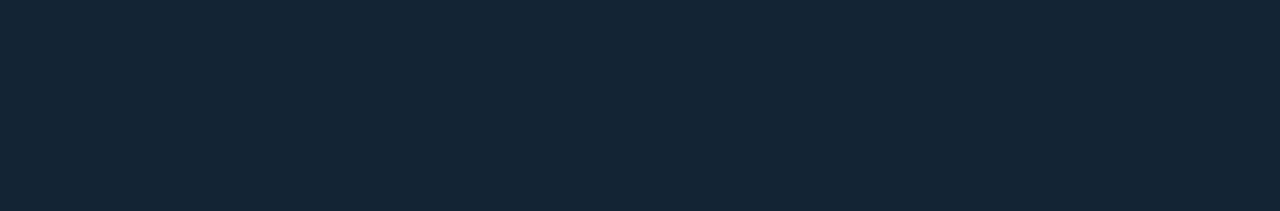
<file: contact.html>
<!DOCTYPE html>
<html lang="en">

<head>
    <meta charset="UTF-8" />
    <meta http-equiv="X-UA-Compatible" content="IE=edge" />
    <meta name="viewport" content="width=device-width, initial-scale=1.0" />
    <link rel="stylesheet" href="https://cdnjs.cloudflare.com/ajax/libs/font-awesome/6.1.0/css/all.min.css"
        integrity="sha512-10/jx2EXwxxWqCLX/hHth/vu2KY3jCF70dCQB8TSgNjbCVAC/8vai53GfMDrO2Emgwccf2pJqxct9ehpzG+MTw=="
        crossorigin="anonymous" referrerpolicy="no-referrer" />
    <link rel="stylesheet" href="https://unpkg.com/swiper@8/swiper-bundle.min.css" />
    <link rel="stylesheet" href="https://unpkg.com/aos@next/dist/aos.css" />
    <link rel="stylesheet" href="style.css" />
    <link rel="stylesheet" href="mobile.css" />
    <link rel="stylesheet" href="tablet.css" />
    <title>Александр Богданов</title>
</head>

<body>
    <section class="top_header container p-150 w-100 p-10 gilroy">
        <div class="top_left">
            <div class="left_icons">
                <img src="images/top_left/icon.svg" class="flag" alt="" />
                <img src="images/top_left/expand more.svg" alt="" id="flagDown" />
            </div>
            <div class="left_text">
                <span>Ваш город: <span id="city">Москва</span></span>
            </div>
            <div class="top_drop" id="top_drop">
                <ul>
                    <li class="rus"><img src="images/top_left/Mask Group.svg" alt="">Россия</li>
                    <li class="eng"><img src="images/top_left/Mask Group (1).svg" alt="">English</li>
                    <li class="esp"><img src="images/top_left/Mask Group (2).svg" alt="">Espanol</li>
                    <li class="ger"><img src="images/top_left/Mask Group (3).svg" alt="">German</li>
                </ul>
            </div>
        </div>
        <div class="top_right">
            <ul>
                <li>
                    <img src="images/top_right/box.svg" alt="" />Бесплатная доставка
                </li>
                <li>
                    <img src="images/top_right/headphone.svg" alt="" />Примерка перед
                    покупкой
                </li>
                <li>
                    <img src="images/top_right/veshalka.svg" alt="" />Связаться с нами
                </li>
            </ul>
        </div>
    </section>

    <header class="header container p-150 w-100 p-10">
      <div class="header_left">
        <img
          src="images/burger/menu.svg"
          alt=""
          class="burger_lines"
          id="burger_lines"
        />
        <a href="index.html"><img src="images/header_left/logo.svg" alt="" /></a>
      </div>
      <div class="header_center literata">
        <ul>
          <li class="catalog"><a href="#" >Каталог</a>
          </li>
          <li><a href="news.html">О нас</a></li>
          <li><a href="#">Lookbook</a></li>
          <li><a href="contact.html">Адреса магазинов</a></li>
        </ul>
        
      </div>
      <div class="header_right">
        <ul>
          <li><img src="images/header_right/men.svg" alt="" /></li>
          <li><img src="images/header_right/love.svg" alt="" /></li>
          <li><a href="buy.html"><img src="images/header_right/bag.svg" alt="" /></a></li>
          <li><img src="images/header_right/search.svg" alt="" /></li>
        </ul>
      </div>

      <div class="burger_menu gilroy">
        <ul>
          <li>
            <a href=""
              ><div class="left_text">
                <span>Ваш город: <span id="city">Москва</span></span>
              </div></a
            >
          </li>
          <li><a href="">Новое</a></li>
          <li><a href="">Бестселлеры</a></li>
          <li>
            <a href="">Одежда <img src="images/burger/Shape.svg" alt="" /></a>
          </li>
          <li>
            <a href=""
              >Аксессуары <img src="images/burger/Shape.svg" alt=""
            /></a>
          </li>
          <li>
            <a href=""
              >Коллекции <img src="images/burger/Shape.svg" alt=""
            /></a>
          </li>
          <li><a href="">Специальные предложения</a></li>
          <li><a href="">Lookbook</a></li>
          <li>
            <a href="">О нас <img src="images/burger/Shape.svg" alt="" /></a>
          </li>
          <li>
            <a href="">Помощь <img src="images/burger/Shape.svg" alt="" /></a>
          </li>
          <li>
            <a href=""
              >Партнерам <img src="images/burger/Shape.svg" alt=""
            /></a>
          </li>
          <li>
            <a href=""
              ><img src="images/top_left/icon.svg" alt="" />Россия
              <img src="images/burger/Shape.svg" alt=""
            /></a>
          </li>
        </ul>
        <div class="burger_links">
          <a href=""><img src="images/burger/youtube.svg" alt="" /></a>
          <a href=""><img src="images/burger/fb.svg" alt="" /></a>
          <a href=""><img src="images/burger/insta.svg" alt="" /></a>
          <a href=""><img src="images/burger/vk.svg" alt="" /></a>
        </div>
      </div>

      <div class="header_dropdown container p-150 w-100">
        <div class="new w-10">
          <ul>
            <li><a href="" class="title">Новое</a></li>
            <li><a href="">Бестселлеры</a></li>
            <li><a href="">Специальные предложения</a></li>
          </ul>
        </div>
        <div class="clothes">
          <ul>
            <li><a href="" class="title">Одежда</a></li>
            <li><a href="">Блузы и рубашки </a></li>
            <li><a href="">Брюки и шорты</a></li>
            <li><a href="">Верхняя одежда</a></li>
            <li><a href="jamper.html">Джемперы</a></li>
            <li><a href="">Жакеты и бомберы</a></li>
            <li><a href="">Платья</a></li>
            <li><a href="">Юбки</a></li>
          </ul>
        </div>
        <div class="acces w-10">
          <ul>
            <li><a href="" class="title">Аксессуары </a></li>
            <li><a href="">Шапки </a></li>
            <li><a href="">Палантины </a></li>
          </ul>
        </div>
        <div class="collection">
          <ul>
            <li><a href="" class="title">Коллекции </a></li>
            <div class="coll_items">
              <div class="coll_item">
                <div class="coll_img">
                  <img src="images/dropdown/fashion.png" alt="" />
                </div>
                <div class="coll_text">
                  <span>Голландия</span>
                  <span>Осень 2020/Зима 2021</span>
                </div>
              </div>
              <div class="coll_item">
                <div class="coll_img">
                  <img src="images/dropdown/church.png" alt="" />
                </div>
                <div class="coll_text">
                  <span>Настроение города</span>
                  <span>Осень 2019/зима 2020</span>
                </div>
              </div>
              <div class="coll_item">
                <div class="coll_img">
                  <img src="images/dropdown/field.png" alt="" />
                </div>
                <div class="coll_text">
                  <span>Акварельный прованс</span>
                  <span>Весна/Лето 2020</span>
                </div>
              </div>
              <div class="coll_item">
                <div class="coll_img">
                  <img src="images/dropdown/white.png" alt="" />
                </div>
                <div class="coll_text">
                  <span>Лигурия</span>
                  <span>Весна/лето 2019</span>
                </div>
              </div>
            </div>
          </ul>
        </div>
      </div>
    </header>

    <section class="contact_head _head p-150 w-100 container">
        <a href="index.html"><span>Главная </span></a>
        <span>/ Адреса Магазинов</span>
        <h1>Контакты</h1>
    </section>

    <section class="contact1 p-150 w-100 container gilroy">
        <div class="con_left">
            <div class="con_left_img">
                <img src="images/contact/Rectangle 148.png" alt="">
                <div class="con_left_text">
                    <h2>Обращения</h2>
                    <p class="f_text">Если у вас возник вопрос — свяжитесь с отделом помощи клиентам, позвоните или напишите нам</p>
                    <p><img src="images/contact/Union.svg" alt="">int.shop@bgd-bogdanov.com</p>
                    <p><img src="images/contact/icon phone.svg" alt="">8 800 551–90–50</p>
                </div>
            </div>
            <div class="con_left_sea">
                <img src="images/contact/image 124 1.png" alt="">
            </div>
            
        </div>
        <div class="con_right">
          <h2>Реклама</h2>
          <p class="f_text last">Для запросов СМИ, участий в мероприятиях и другой рекламы</p>
          
          <p>+7 (960) 980–09–49</p>
          <p>marketing@bgd-bogdanov.com</p>
        </div>
    </section>
    <section class="contact2 p-150 w-100 container">
        <div class="con_left2">
            <div class="f_img">
                <h2>Официальные  запросы</h2>
                <p>Для отпрвки и получения деловой окументации</p>

                <a href="">info@bgd-bogdanov.com</a>
            </div>
            <div class="f_img">
                <h2>Партнерство и сотрудничество</h2>
                <p>Унайте подробные условия для сотрудничества</p>
                <a href="">info@bgd-bogdanov.com</a>
            </div>
        </div>
        <div class="con_right2">
          <h2>Идеи и  предоставляемые услуги</h2>
          <p class="last">Мы стараемся все сделать идеально, нам важна ообратная связь. Ваши письма читает сам Александр Богданов и его команда управления.</p>

          <a href="">control@bgd-bogdanov.com</a>
        </div>
    </section>

    <footer class="footer container w-100 p-150">
        <div class="firstcol">
          <ul>
            <li>О нас</li>
            <li><a href="">О компании</a></li>
            <li><a href="">Александр Богданов</a></li>
            <li><a href="">История</a></li>
            <li><a href="">Пресса о нас</a></li>
            <li><a href="">Новости</a></li>
          </ul>
        </div>
        <div class="firstcol">
          <ul>
            <li>Каталог</li>
            <li><a href="">Купить женскую одежду</a></li>
            <li><a href="">Платья</a></li>
            <li><a href="">Юбки</a></li>
            <li><a href="">Джемперы</a></li>
            <li><a href="">Жакеты и бомберы</a></li>
            <li><a href="">Блузы</a></li>
            <li><a href="">Рубашки</a></li>
            <li><a href="">Верхняя одежда</a></li>
            <li><a href="">Аксессуары</a></li>
          </ul>
        </div>
        <div class="firstcol">
          <ul>
            <li>Помощь</li>
            <li><a href="">Как оформить заказ</a></li>
            <li><a href="">Как выбрать размер</a></li>
            <li><a href="">Оплата</a></li>
            <li><a href="">Доставка</a></li>
            <li><a href="">Возврат</a></li>
            <li><a href="">Конфиденциальность</a></li>
            <li><a href="">Мои заказы</a></li>
            <li><a href="">Уход за изделиями</a></li>
          </ul>
        </div>
        <div class="firstcol">
          <ul>
            <li>Партнерам</li>
            <li><a href="">Партнерам</a></li>
            <li><a href="">Франчайзинг</a></li>
            <li><a href="">Зарубежные партнеры</a></li>
            <li><a href="">Оптовые партнеры</a></li>
          </ul>
        </div>
        <div class="lastcol">
          <ul>
            <li>
              Подпишитесь <br />
              на нашу рассылку
            </li>
            <li>Обещаем отправлять только важное и интересное</li>
            <li>
              <label for="" class="label">
                <input
                  type="text"
                  class="inputText"
                  required
                  placeholder="E-mail"
                />
                <button><img src="images/footer/envelope.svg" alt="" /></button>
              </label>
            </li>
            <li>
              Отправляя данные формы, вы соглашаетесь с условиями политикой
              конфиденциальности
            </li>
            <li>
              <div class="burger_links footer_links">
                <a href=""><img src="images/footer/yout.svg" alt="" /></a>
                <a href=""><img src="images/footer/fb.svg" alt="" /></a>
                <a href=""><img src="images/footer/insta.svg" alt="" /></a>
                <a href=""><img src="images/footer/vk.svg" alt="" /></a>
              </div>
            </li>
          </ul>
        </div>
      </footer>

    <script src="main.js"></script>
</body>

</html>
</file>
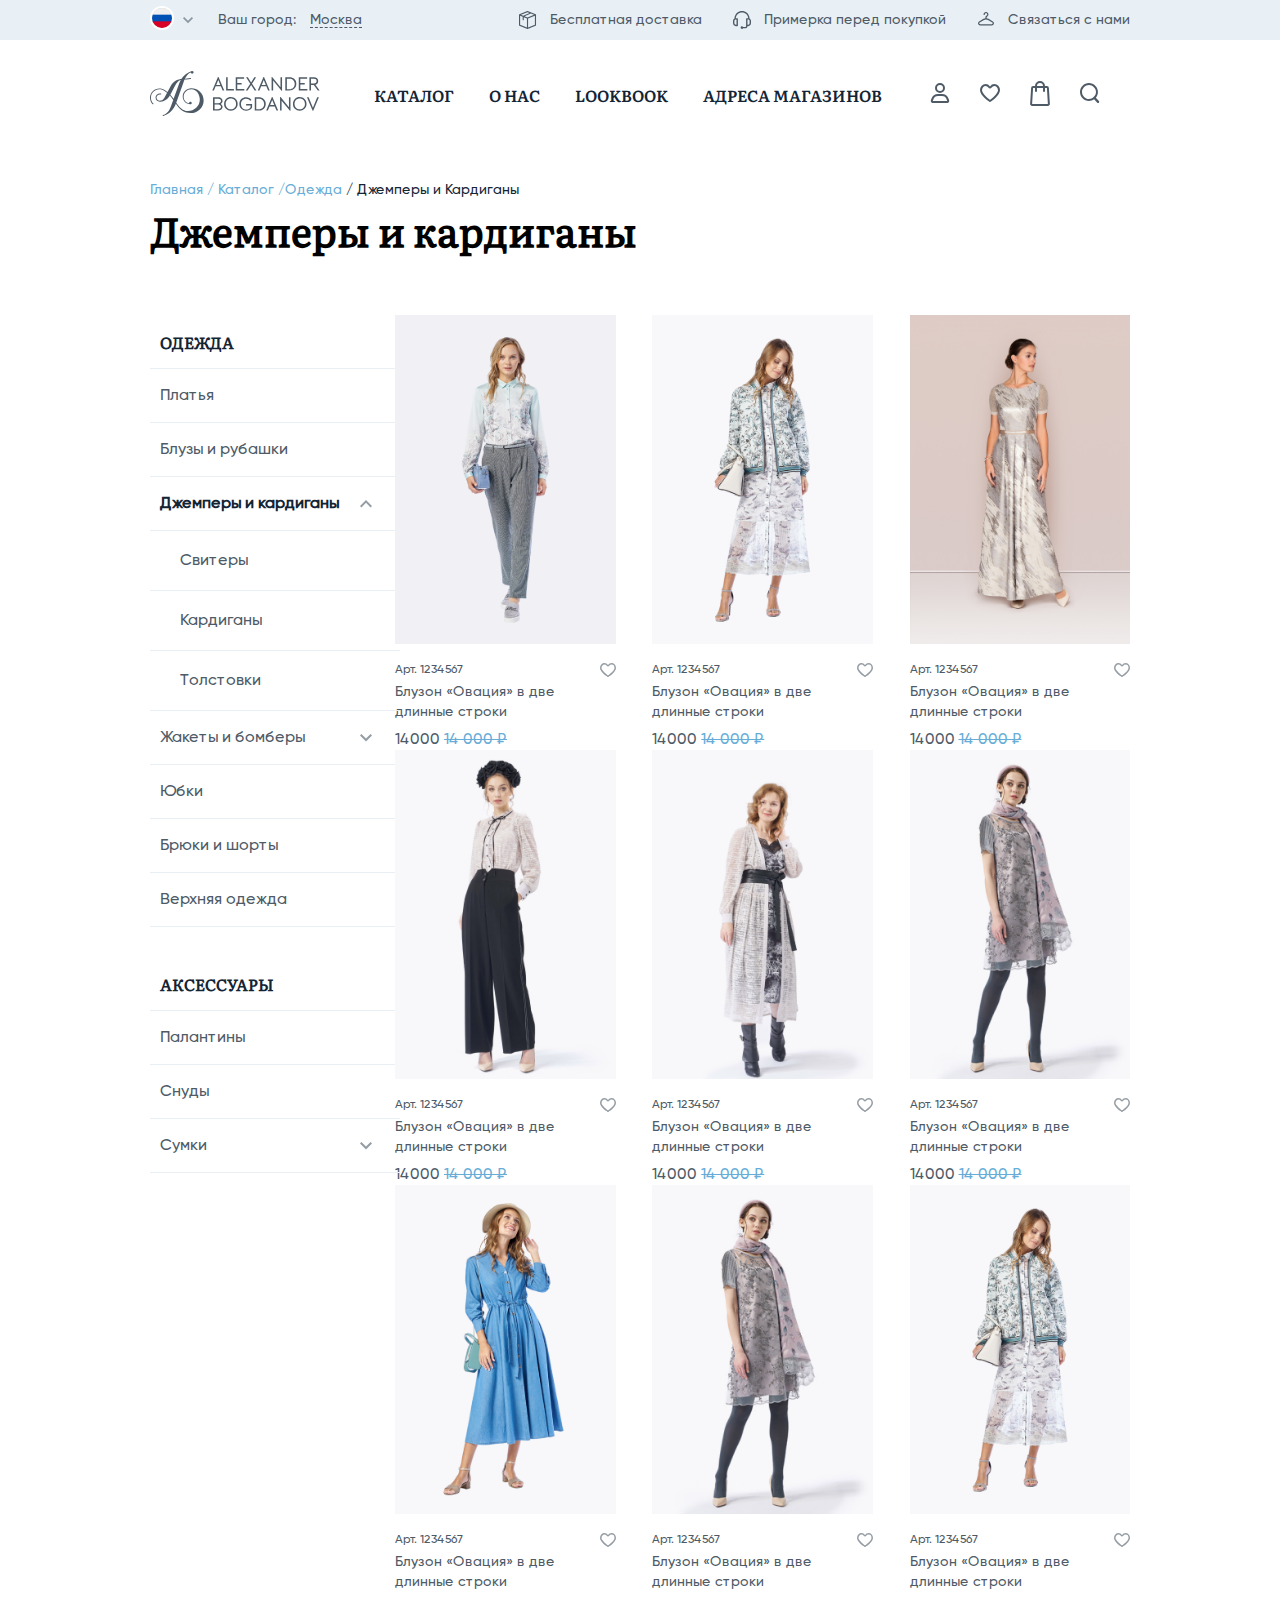
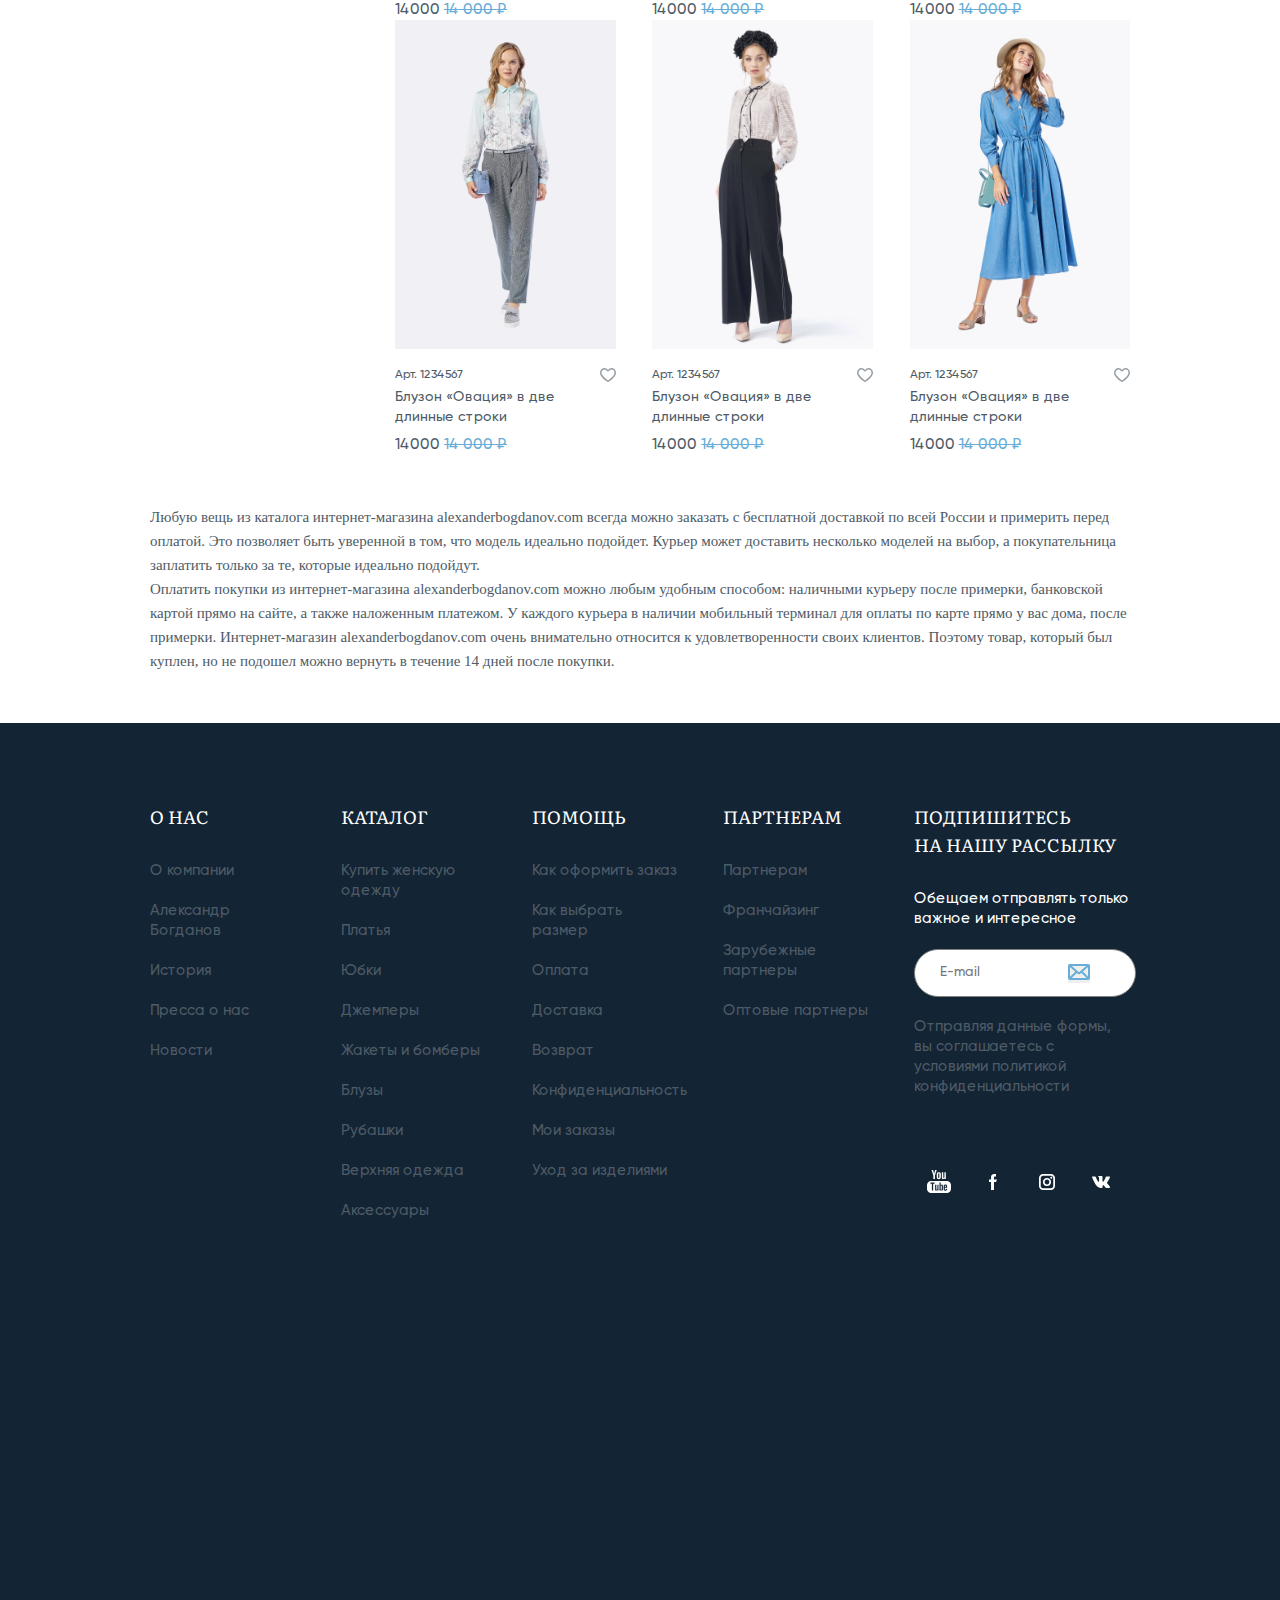
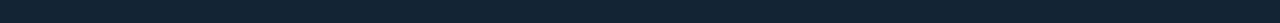
<file: jamper.html>
<!DOCTYPE html>
<html lang="en">
  <head>
    <meta charset="UTF-8" />
    <meta http-equiv="X-UA-Compatible" content="IE=edge" />
    <meta name="viewport" content="width=device-width, initial-scale=1.0" />
    <link rel="stylesheet" href="style.css" />
    <link rel="stylesheet" href="mobile.css" />
    <link rel="stylesheet" href="tablet.css" />
    <title>Александр Богданов</title>
  </head>
  <body>
    <section class="top_header container p-150 w-100 p-10 gilroy">
      <div class="top_left">
        <div class="left_icons">
          <img src="images/top_left/icon.svg" class="flag" alt="" />
          <img src="images/top_left/expand more.svg" alt="" id="flagDown" />
        </div>
        <div class="left_text">
          <span>Ваш город: <span id="city">Москва</span></span>
        </div>
        <div class="top_drop" id="top_drop">
          <ul>
            <li class="rus"><img src="images/top_left/Mask Group.svg"  alt="">Россия</li>
            <li class="eng"><img src="images/top_left/Mask Group (1).svg"  alt="">English</li>
            <li class="esp"><img src="images/top_left/Mask Group (2).svg"  alt="">Espanol</li>
            <li class="ger"><img src="images/top_left/Mask Group (3).svg"   alt="">German</li>
          </ul>
        </div>
      </div>
      <div class="top_right">
        <ul>
          <li>
            <img src="images/top_right/box.svg" alt="" />Бесплатная доставка
          </li>
          <li>
            <img src="images/top_right/headphone.svg" alt="" />Примерка перед
            покупкой
          </li>
          <li>
            <img src="images/top_right/veshalka.svg" alt="" />Связаться с нами
          </li>
        </ul>
      </div>
    </section>

    <header class="header container p-150 w-100 p-10">
      <div class="header_left">
        <img
          src="images/burger/menu.svg"
          alt=""
          class="burger_lines"
          id="burger_lines"
        />
        <a href="index.html"><img src="images/header_left/logo.svg" alt="" /></a>
      </div>
      <div class="header_center literata">
        <ul>
          <li class="catalog"><a href="#" >Каталог</a>
          </li>
          <li><a href="news.html">О нас</a></li>
          <li><a href="#">Lookbook</a></li>
          <li><a href="contact.html">Адреса магазинов</a></li>
        </ul>
        
      </div>
      <div class="header_right">
        <ul>
          <li><img src="images/header_right/men.svg" alt="" /></li>
          <li><img src="images/header_right/love.svg" alt="" /></li>
          <li><a href="buy.html"><img src="images/header_right/bag.svg" alt="" /></a></li>
          <li><img src="images/header_right/search.svg" alt="" /></li>
        </ul>
      </div>

      <div class="burger_menu gilroy">
        <ul>
          <li>
            <a href=""
              ><div class="left_text">
                <span>Ваш город: <span id="city">Москва</span></span>
              </div></a
            >
          </li>
          <li><a href="">Новое</a></li>
          <li><a href="">Бестселлеры</a></li>
          <li>
            <a href="">Одежда <img src="images/burger/Shape.svg" alt="" /></a>
          </li>
          <li>
            <a href=""
              >Аксессуары <img src="images/burger/Shape.svg" alt=""
            /></a>
          </li>
          <li>
            <a href=""
              >Коллекции <img src="images/burger/Shape.svg" alt=""
            /></a>
          </li>
          <li><a href="">Специальные предложения</a></li>
          <li><a href="">Lookbook</a></li>
          <li>
            <a href="">О нас <img src="images/burger/Shape.svg" alt="" /></a>
          </li>
          <li>
            <a href="">Помощь <img src="images/burger/Shape.svg" alt="" /></a>
          </li>
          <li>
            <a href=""
              >Партнерам <img src="images/burger/Shape.svg" alt=""
            /></a>
          </li>
          <li>
            <a href=""
              ><img src="images/top_left/icon.svg" alt="" />Россия
              <img src="images/burger/Shape.svg" alt=""
            /></a>
          </li>
        </ul>
        <div class="burger_links">
          <a href=""><img src="images/burger/youtube.svg" alt="" /></a>
          <a href=""><img src="images/burger/fb.svg" alt="" /></a>
          <a href=""><img src="images/burger/insta.svg" alt="" /></a>
          <a href=""><img src="images/burger/vk.svg" alt="" /></a>
        </div>
      </div>

      <div class="header_dropdown container p-150 w-100">
        <div class="new w-10">
          <ul>
            <li><a href="" class="title">Новое</a></li>
            <li><a href="">Бестселлеры</a></li>
            <li><a href="">Специальные предложения</a></li>
          </ul>
        </div>
        <div class="clothes">
          <ul>
            <li><a href="" class="title">Одежда</a></li>
            <li><a href="">Блузы и рубашки </a></li>
            <li><a href="">Брюки и шорты</a></li>
            <li><a href="">Верхняя одежда</a></li>
            <li><a href="jamper.html">Джемперы</a></li>
            <li><a href="">Жакеты и бомберы</a></li>
            <li><a href="">Платья</a></li>
            <li><a href="">Юбки</a></li>
          </ul>
        </div>
        <div class="acces w-10">
          <ul>
            <li><a href="" class="title">Аксессуары </a></li>
            <li><a href="">Шапки </a></li>
            <li><a href="">Палантины </a></li>
          </ul>
        </div>
        <div class="collection">
          <ul>
            <li><a href="" class="title">Коллекции </a></li>
            <div class="coll_items">
              <div class="coll_item">
                <div class="coll_img">
                  <img src="images/dropdown/fashion.png" alt="" />
                </div>
                <div class="coll_text">
                  <span>Голландия</span>
                  <span>Осень 2020/Зима 2021</span>
                </div>
              </div>
              <div class="coll_item">
                <div class="coll_img">
                  <img src="images/dropdown/church.png" alt="" />
                </div>
                <div class="coll_text">
                  <span>Настроение города</span>
                  <span>Осень 2019/зима 2020</span>
                </div>
              </div>
              <div class="coll_item">
                <div class="coll_img">
                  <img src="images/dropdown/field.png" alt="" />
                </div>
                <div class="coll_text">
                  <span>Акварельный прованс</span>
                  <span>Весна/Лето 2020</span>
                </div>
              </div>
              <div class="coll_item">
                <div class="coll_img">
                  <img src="images/dropdown/white.png" alt="" />
                </div>
                <div class="coll_text">
                  <span>Лигурия</span>
                  <span>Весна/лето 2019</span>
                </div>
              </div>
            </div>
          </ul>
        </div>
      </div>
    </header>
    

    <section class="jamper_head _head w-100 p-150 conatiner ">
        <a href="index.html"><span>Главная / Каталог /Одежда  </span></a> 
        <span>/ Джемперы и Кардиганы</span>
        <h1>Джемперы и кардиганы</h1>
    </section>

    <section class="categories p-150 container">
        <ul class="firstul">
            <li>Одежда</li>
            <li>Платья</li>
            <li>Блузы и рубашки</li>

        <ul class="secul">
            <li>Джемперы и кардиганы <img src="images/jamper/arup.svg" alt=""></li>
            <li>Свитеры</li>
            <li>Кардиганы</li>
            <li>Толстовки</li>
        </ul>
            
            <li>Жакеты и бомберы <img src="images/jamper/ardown.svg" alt=""></li>
            <li>Юбки</li>
            <li>Брюки и шорты</li>
            <li>Верхняя одежда</li>



            <ul class="acces">
                <li>Аксессуары</li>
                <li>Палантины</li>
                <li>Снуды</li>
                <li>Сумки <img src="images/jamper/ardown.svg" alt=""></li>
            </ul>
        </ul>
        <div class="cat_main">
            <!-- <div class="main_card" id = "1">
                <div class="card_img">
                    <img src="images/jamper/1.png" alt="">
                    <div class="overlay" id="addToCard">
                        <span>ДОБАВИТЬ</span>
                        <img src="images/jamper/bag.svg" alt="">
                    </div>
                </div>
                <div class="card_text">
                    <div class="love">
                        <span>Арт. 1234567</span>
                        <img src="images/jamper/love.svg" alt="">
                    </div>
                    <p>Блузон «Овация» в две длинные строки</p>
                    <span id="price">14 000 ₽ </span><span>14 000 ₽</span>
                </div>
            </div>
            <div class="main_card" id = "2">
                <div class="card_img">
                    <img src="images/jamper/2.png" alt="">
                    <div class="overlay" id="addToCard">
                        <span>ДОБАВИТЬ</span>
                        <img src="images/jamper/bag.svg" alt="">
                    </div>
                </div>
                <div class="card_text">
                    <div class="love">
                        <span>Арт. 1234567</span>
                        <img src="images/jamper/love.svg" alt="">
                    </div>
                    <p>Блузон «Овация» в две длинные строки</p>
                    <span>14 000 ₽ </span>
                </div>
            </div>
            <div class="main_card" id = "3">
                <div class="card_img">
                    <img src="images/jamper/3.png" alt="">
                    <div class="overlay" id="addToCard">
                        <span>ДОБАВИТЬ</span>
                        <img src="images/jamper/bag.svg" alt="">
                    </div>
                </div>
                <div class="card_text">
                    <div class="love">
                        <span>Арт. 1234567</span>
                        <img src="images/jamper/love.svg" alt="">
                    </div>
                    <p>Блузон «Овация» в две длинные строки</p>
                    <span>14 000 ₽ </span><span>14 000 ₽</span>
                </div>
            </div>
            <div class="main_card" id = "4">
                <div class="card_img">
                    <img src="images/jamper/4.png" alt="">
                    <div class="overlay" id="addToCard">
                        <span>ДОБАВИТЬ</span>
                        <img src="images/jamper/bag.svg" alt="">
                    </div>
                </div>
                <div class="card_text">
                    <div class="love">
                        <span>Арт. 1234567</span>
                        <img src="images/jamper/love.svg" alt="">
                    </div>
                    <p>Блузон «Овация» в две длинные строки</p>
                    <span>14 000 ₽ </span>
                </div>
            </div>
            <div class="main_card" id = "5">
                <div class="card_img">
                    <img src="images/jamper/5.png" alt="">
                    <div class="overlay" id="addToCard">
                        <span>ДОБАВИТЬ</span>
                        <img src="images/jamper/bag.svg" alt="">
                    </div>
                </div>
                <div class="card_text">
                    <div class="love">
                        <span>Арт. 1234567</span>
                        <img src="images/jamper/love.svg" alt="">
                    </div>
                    <p>Блузон «Овация» в две длинные строки</p>
                    <span>14 000 ₽ </span>
                </div>
            </div>
            <div class="main_card" id = "6">
                <div class="card_img">
                    <img src="images/jamper/6.png" alt="">
                    <div class="overlay" id="addToCard">
                        <span>ДОБАВИТЬ</span>
                        <img src="images/jamper/bag.svg" alt="">
                    </div>
                </div>
                <div class="card_text">
                    <div class="love">
                        <span>Арт. 1234567</span>
                        <img src="images/jamper/love.svg" alt="">
                    </div>
                    <p>Блузон «Овация» в две длинные строки</p>
                    <span>14 000 ₽ </span>
                </div>
            </div>
            <div class="main_card" id = "7">
                <div class="card_img">
                    <img src="images/jamper/7.png" alt="">
                    <div class="overlay" id="addToCard">
                        <span>ДОБАВИТЬ</span>
                        <img src="images/jamper/bag.svg" alt="">
                    </div>
                </div>
                <div class="card_text">
                    <div class="love">
                        <span>Арт. 1234567</span>
                        <img src="images/jamper/love.svg" alt="">
                    </div>
                    <p>Блузон «Овация» в две длинные строки</p>
                    <span>14 000 ₽ </span>
                </div>
            </div>
            <div class="main_card" id = "8">
                <div class="card_img">
                    <img src="images/jamper/8.png" alt="">
                    <div class="overlay" id="addToCard">
                        <span>ДОБАВИТЬ</span>
                        <img src="images/jamper/bag.svg" alt="">
                    </div>
                </div>
                <div class="card_text">
                    <div class="love">
                        <span>Арт. 1234567</span>
                        <img src="images/jamper/love.svg" alt="">
                    </div>
                    <p>Блузон «Овация» в две длинные строки</p>
                    <span>14 000 ₽ </span>
                </div>
            </div>
            <div class="main_card" id = "9">
                <div class="card_img">
                    <img src="images/jamper/9.png" alt="">
                    <div class="overlay" id="addToCard">
                        <span>ДОБАВИТЬ</span>
                        <img src="images/jamper/bag.svg" alt="">
                    </div>
                </div>
                <div class="card_text">
                    <div class="love">
                        <span>Арт. 1234567</span>
                        <img src="images/jamper/love.svg" alt="">
                    </div>
                    <p>Блузон «Овация» в две длинные строки</p>
                    <span>14 000 ₽ </span>
                </div>
            </div>
            <div class="main_card" id = "10">
                <div class="card_img">
                    <img src="images/jamper/10.png" alt="">
                    <div class="overlay" id="addToCard">
                        <span>ДОБАВИТЬ</span>
                        <img src="images/jamper/bag.svg" alt="">
                    </div>
                </div>
                <div class="card_text">
                    <div class="love">
                        <span>Арт. 1234567</span>
                        <img src="images/jamper/love.svg" alt="">
                    </div>
                    <p>Блузон «Овация» в две длинные строки</p>
                    <span>14 000 ₽ </span>
                </div>
            </div>
            <div class="main_card" id = "11">
                <div class="card_img">
                    <img src="images/jamper/11.png" alt="">
                    <div class="overlay" id="addToCard">
                        <span>ДОБАВИТЬ</span>
                        <img src="images/jamper/bag.svg" alt="">
                    </div>
                </div>
                <div class="card_text">
                    <div class="love">
                        <span>Арт. 1234567</span>
                        <img src="images/jamper/love.svg" alt="">
                    </div>
                    <p>Блузон «Овация» в две длинные строки</p>
                    <span>14 000 ₽ </span>
                </div>
            </div>
            <div class="main_card" id = "12">
                <div class="card_img">
                    <img src="images/jamper/12.png" alt="">
                    <div class="overlay" id="addToCard">
                        <span>ДОБАВИТЬ</span>
                        <img src="images/jamper/bag.svg" alt="">
                    </div>
                </div>
                <div class="card_text">
                    <div class="love">
                        <span>Арт. 1234567</span>
                        <img src="images/jamper/love.svg" alt="">
                    </div>
                    <p>Блузон «Овация» в две длинные строки</p>
                    <span>14 000 ₽ </span>
                </div>
            </div> -->
        </div>
    </section>

    <section class="cat_text p-150 w-100 container">
        <p>Любую вещь из каталога интернет-магазина alexanderbogdanov.com всегда можно заказать с бесплатной доставкой по всей России и примерить перед оплатой. Это позволяет быть уверенной в том, что модель идеально подойдет. Курьер может доставить несколько моделей на выбор, а покупательница заплатить только за те, которые идеально подойдут.
        </p>
        <p>Оплатить покупки из интернет-магазина alexanderbogdanov.com можно любым удобным способом: наличными курьеру после примерки, банковской картой прямо на сайте, а также наложенным платежом. У каждого курьера в наличии мобильный терминал для оплаты по карте прямо у вас дома, после примерки. Интернет-магазин alexanderbogdanov.com очень внимательно относится к удовлетворенности своих клиентов. Поэтому товар, который был куплен, но не подошел можно вернуть в течение 14 дней после покупки.</p>
    </section>

    <footer class="footer container w-100 p-150">
        <div class="firstcol">
          <ul>
            <li>О нас</li>
            <li><a href="">О компании</a></li>
            <li><a href="">Александр Богданов</a></li>
            <li><a href="">История</a></li>
            <li><a href="">Пресса о нас</a></li>
            <li><a href="">Новости</a></li>
          </ul>
        </div>
        <div class="firstcol">
          <ul>
            <li>Каталог</li>
            <li><a href="">Купить женскую одежду</a></li>
            <li><a href="">Платья</a></li>
            <li><a href="">Юбки</a></li>
            <li><a href="">Джемперы</a></li>
            <li><a href="">Жакеты и бомберы</a></li>
            <li><a href="">Блузы</a></li>
            <li><a href="">Рубашки</a></li>
            <li><a href="">Верхняя одежда</a></li>
            <li><a href="">Аксессуары</a></li>
          </ul>
        </div>
        <div class="firstcol">
          <ul>
            <li>Помощь</li>
            <li><a href="">Как оформить заказ</a></li>
            <li><a href="">Как выбрать размер</a></li>
            <li><a href="">Оплата</a></li>
            <li><a href="">Доставка</a></li>
            <li><a href="">Возврат</a></li>
            <li><a href="">Конфиденциальность</a></li>
            <li><a href="">Мои заказы</a></li>
            <li><a href="">Уход за изделиями</a></li>
          </ul>
        </div>
        <div class="firstcol">
          <ul>
            <li>Партнерам</li>
            <li><a href="">Партнерам</a></li>
            <li><a href="">Франчайзинг</a></li>
            <li><a href="">Зарубежные партнеры</a></li>
            <li><a href="">Оптовые партнеры</a></li>
          </ul>
        </div>
        <div class="lastcol">
          <ul>
            <li>
              Подпишитесь <br />
              на нашу рассылку
            </li>
            <li>Обещаем отправлять только важное и интересное</li>
            <li>
              <label for="" class="label">
                <input
                  type="text"
                  class="inputText"
                  required
                  placeholder="E-mail"
                />
                <button><img src="images/footer/envelope.svg" alt="" /></button>
              </label>
            </li>
            <li>
              Отправляя данные формы, вы соглашаетесь с условиями политикой
              конфиденциальности
            </li>
            <li>
              <div class="burger_links footer_links">
                <a href=""><img src="images/footer/yout.svg" alt="" /></a>
                <a href=""><img src="images/footer/fb.svg" alt="" /></a>
                <a href=""><img src="images/footer/insta.svg" alt="" /></a>
                <a href=""><img src="images/footer/vk.svg" alt="" /></a>
              </div>
            </li>
          </ul>
        </div>
      </footer>



    <script src="main.js"></script>
</body>
</html>
</file>
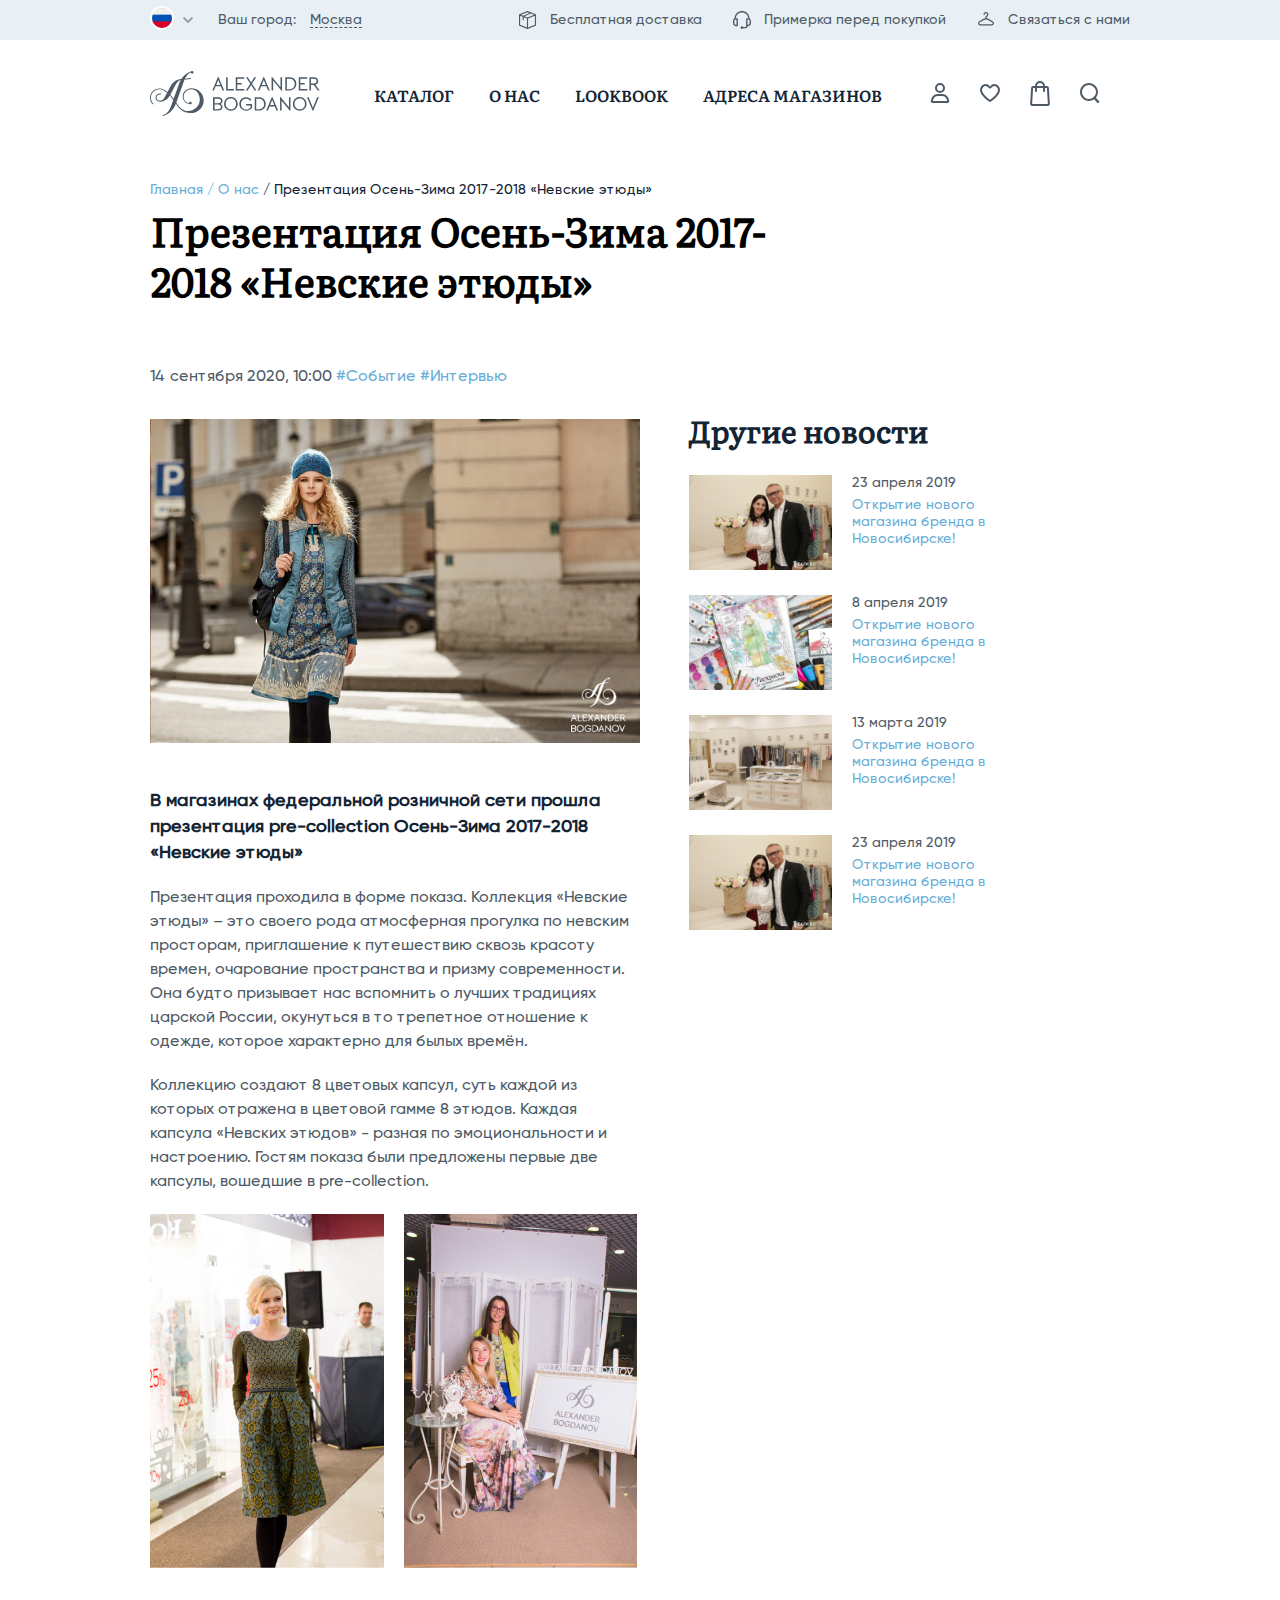
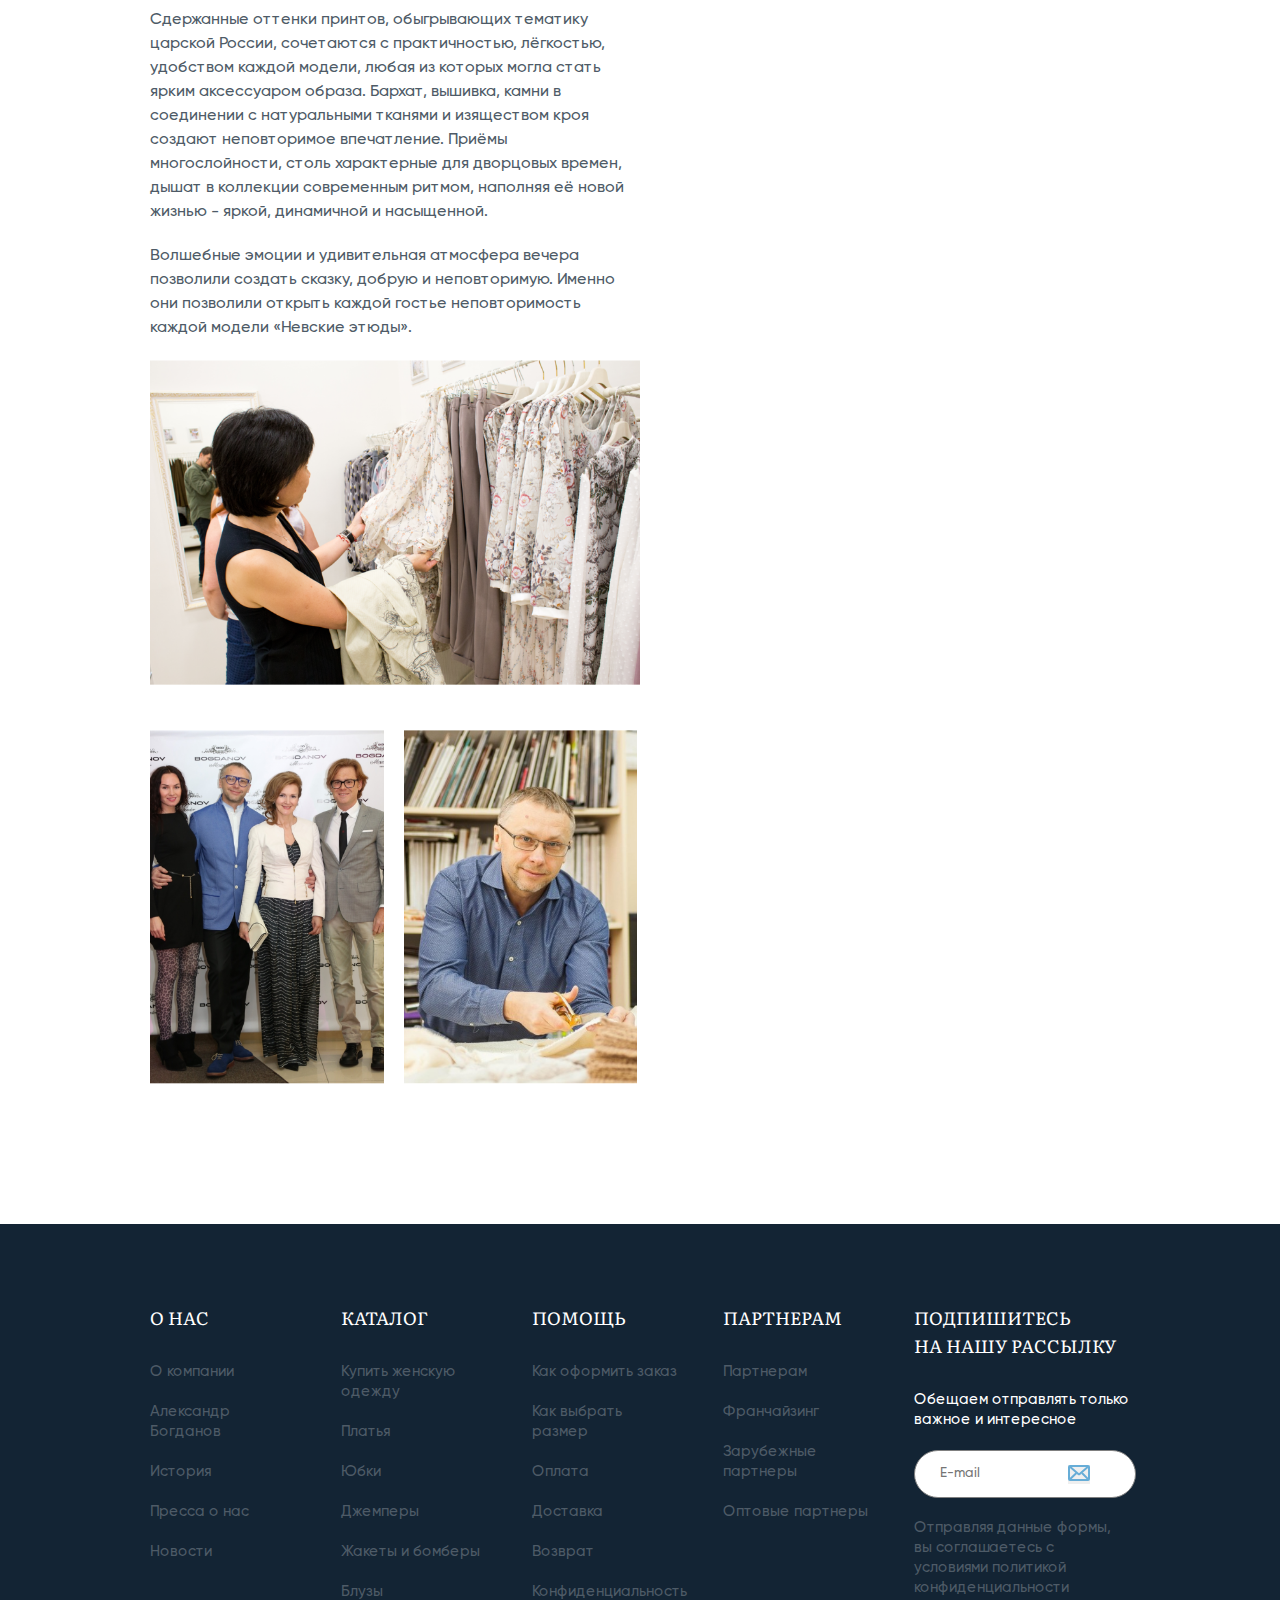
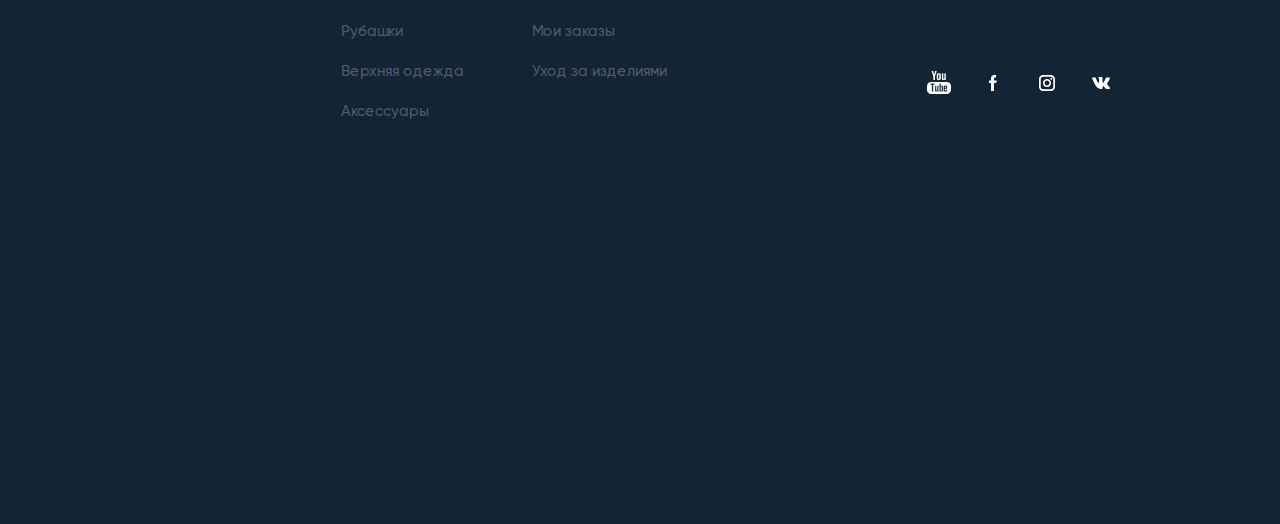
<file: new.html>
<!DOCTYPE html>
<html lang="en">
  <head>
    <meta charset="UTF-8" />
    <meta http-equiv="X-UA-Compatible" content="IE=edge" />
    <meta name="viewport" content="width=device-width, initial-scale=1.0" />
    <link rel="stylesheet" href="style.css" />
    <link rel="stylesheet" href="mobile.css" />
    <link rel="stylesheet" href="tablet.css" />
    <title>Александр Богданов</title>
  </head>
  <body>
    <section class="top_header container p-150 w-100 p-10 gilroy">
      <div class="top_left">
        <div class="left_icons">
          <img src="images/top_left/icon.svg" class="flag" alt="" />
          <img src="images/top_left/expand more.svg" alt="" id="flagDown" />
        </div>
        <div class="left_text">
          <span>Ваш город: <span id="city">Москва</span></span>
        </div>
        <div class="top_drop" id="top_drop">
          <ul>
            <li class="rus">
              <img src="images/top_left/Mask Group.svg" alt="" />Россия
            </li>
            <li class="eng">
              <img src="images/top_left/Mask Group (1).svg" alt="" />English
            </li>
            <li class="esp">
              <img src="images/top_left/Mask Group (2).svg" alt="" />Espanol
            </li>
            <li class="ger">
              <img src="images/top_left/Mask Group (3).svg" alt="" />German
            </li>
          </ul>
        </div>
      </div>
      <div class="top_right">
        <ul>
          <li>
            <img src="images/top_right/box.svg" alt="" />Бесплатная доставка
          </li>
          <li>
            <img src="images/top_right/headphone.svg" alt="" />Примерка перед
            покупкой
          </li>
          <li>
            <img src="images/top_right/veshalka.svg" alt="" />Связаться с нами
          </li>
        </ul>
      </div>
    </section>

    <header class="header container p-150 w-100 p-10">
      <div class="header_left">
        <img
          src="images/burger/menu.svg"
          alt=""
          class="burger_lines"
          id="burger_lines"
        />
        <a href="index.html"><img src="images/header_left/logo.svg" alt="" /></a>
      </div>
      <div class="header_center literata">
        <ul>
          <li class="catalog"><a href="#" >Каталог</a>
          </li>
          <li><a href="news.html">О нас</a></li>
          <li><a href="#">Lookbook</a></li>
          <li><a href="contact.html">Адреса магазинов</a></li>
        </ul>
        
      </div>
      <div class="header_right">
        <ul>
          <li><img src="images/header_right/men.svg" alt="" /></li>
          <li><img src="images/header_right/love.svg" alt="" /></li>
          <li><a href="buy.html"><img src="images/header_right/bag.svg" alt="" /></a></li>
          <li><img src="images/header_right/search.svg" alt="" /></li>
        </ul>
      </div>

      <div class="burger_menu gilroy">
        <ul>
          <li>
            <a href=""
              ><div class="left_text">
                <span>Ваш город: <span id="city">Москва</span></span>
              </div></a
            >
          </li>
          <li><a href="">Новое</a></li>
          <li><a href="">Бестселлеры</a></li>
          <li>
            <a href="">Одежда <img src="images/burger/Shape.svg" alt="" /></a>
          </li>
          <li>
            <a href=""
              >Аксессуары <img src="images/burger/Shape.svg" alt=""
            /></a>
          </li>
          <li>
            <a href=""
              >Коллекции <img src="images/burger/Shape.svg" alt=""
            /></a>
          </li>
          <li><a href="">Специальные предложения</a></li>
          <li><a href="">Lookbook</a></li>
          <li>
            <a href="">О нас <img src="images/burger/Shape.svg" alt="" /></a>
          </li>
          <li>
            <a href="">Помощь <img src="images/burger/Shape.svg" alt="" /></a>
          </li>
          <li>
            <a href=""
              >Партнерам <img src="images/burger/Shape.svg" alt=""
            /></a>
          </li>
          <li>
            <a href=""
              ><img src="images/top_left/icon.svg" alt="" />Россия
              <img src="images/burger/Shape.svg" alt=""
            /></a>
          </li>
        </ul>
        <div class="burger_links">
          <a href=""><img src="images/burger/youtube.svg" alt="" /></a>
          <a href=""><img src="images/burger/fb.svg" alt="" /></a>
          <a href=""><img src="images/burger/insta.svg" alt="" /></a>
          <a href=""><img src="images/burger/vk.svg" alt="" /></a>
        </div>
      </div>

      <div class="header_dropdown container p-150 w-100">
        <div class="new w-10">
          <ul>
            <li><a href="" class="title">Новое</a></li>
            <li><a href="">Бестселлеры</a></li>
            <li><a href="">Специальные предложения</a></li>
          </ul>
        </div>
        <div class="clothes">
          <ul>
            <li><a href="" class="title">Одежда</a></li>
            <li><a href="">Блузы и рубашки </a></li>
            <li><a href="">Брюки и шорты</a></li>
            <li><a href="">Верхняя одежда</a></li>
            <li><a href="jamper.html">Джемперы</a></li>
            <li><a href="">Жакеты и бомберы</a></li>
            <li><a href="">Платья</a></li>
            <li><a href="">Юбки</a></li>
          </ul>
        </div>
        <div class="acces w-10">
          <ul>
            <li><a href="" class="title">Аксессуары </a></li>
            <li><a href="">Шапки </a></li>
            <li><a href="">Палантины </a></li>
          </ul>
        </div>
        <div class="collection">
          <ul>
            <li><a href="" class="title">Коллекции </a></li>
            <div class="coll_items">
              <div class="coll_item">
                <div class="coll_img">
                  <img src="images/dropdown/fashion.png" alt="" />
                </div>
                <div class="coll_text">
                  <span>Голландия</span>
                  <span>Осень 2020/Зима 2021</span>
                </div>
              </div>
              <div class="coll_item">
                <div class="coll_img">
                  <img src="images/dropdown/church.png" alt="" />
                </div>
                <div class="coll_text">
                  <span>Настроение города</span>
                  <span>Осень 2019/зима 2020</span>
                </div>
              </div>
              <div class="coll_item">
                <div class="coll_img">
                  <img src="images/dropdown/field.png" alt="" />
                </div>
                <div class="coll_text">
                  <span>Акварельный прованс</span>
                  <span>Весна/Лето 2020</span>
                </div>
              </div>
              <div class="coll_item">
                <div class="coll_img">
                  <img src="images/dropdown/white.png" alt="" />
                </div>
                <div class="coll_text">
                  <span>Лигурия</span>
                  <span>Весна/лето 2019</span>
                </div>
              </div>
            </div>
          </ul>
        </div>
      </div>
    </header>

    <section class="new_head _head p-150 container">
      <a href="index.html"><span>Главная / О нас</span></a>
      <span> / Презентация Осень-Зима 2017-2018 «Невские этюды»</span>
      <h1>Презентация Осень-Зима 2017-2018 «Невские этюды»</h1>
    </section>

    <section class="new_main p-150 w-100 container gilroy">
        <div class="main_left">
            <div class="main_left_span">
              <span>14 сентября 2020, 10:00</span>  
              <span>#Событие</span>
              <span>#Интервью</span>
            </div>
            <div class="main_left_img">
                <img src="images/new/Rectangle 142.png" alt="">
            </div>
            <div class="main_left_text">
                <h4>В магазинах федеральной розничной сети прошла презентация pre-collection Осень-Зима 2017-2018 «Невские этюды»</h4>
                <p>Презентация проходила в форме показа. Коллекция «Невские этюды» – это своего рода атмосферная прогулка по невским просторам, приглашение к путешествию сквозь красоту времен, очарование пространства и призму современности. Она будто призывает нас вспомнить о лучших традициях царской России, окунуться в то трепетное отношение к одежде, которое характерно для былых времён.</p>
                <p>Коллекцию создают 8 цветовых капсул, суть каждой из которых отражена в цветовой гамме 8 этюдов. Каждая капсула «Невских этюдов» - разная по эмоциональности и настроению. Гостям показа были предложены первые две капсулы, вошедшие в pre-collection.</p>
            </div>
            <div class="main_left_img2">
                <img src="images/new/2.png" alt="">
                <img src="images/new/3.png" alt="">
            </div>
            <div class="main_left_text">
                <p>Сдержанные оттенки принтов, обыгрывающих тематику царской России, сочетаются с практичностью, лёгкостью, удобством каждой модели, любая из которых могла стать ярким аксессуаром образа. Бархат, вышивка, камни в соединении с натуральными тканями и изяществом кроя создают неповторимое впечатление. Приёмы многослойности, столь характерные для дворцовых времен, дышат в коллекции современным ритмом, наполняя её новой жизнью - яркой, динамичной и насыщенной.</p>
                <p>Волшебные эмоции и удивительная атмосфера вечера позволили создать сказку, добрую и неповторимую. Именно они позволили открыть каждой гостье неповторимость каждой модели «Невские этюды».</p>
            </div>
            <div class="main_left_img">
                <img src="images/new/4.png" alt="">
            </div>
            <div class="main_left_img2">
                <img src="images/new/5.png" alt="">
                <img src="images/new/6.png" alt="">
            </div>
        </div>
        <div class="main_right">
            <h2>Другие новости</h2>
            <div class="feed">
                <div class="feed_card">
                    <div class="feed_img">
                        <img src="images/news/1.png" alt="">
                    </div>
                    <div class="feed_txt">
                        <span>23 апреля 2019</span>
                        <a href="">Открытие нового магазина бренда в Новосибирске!</a>
                    </div>
                </div>
            </div>
            <div class="feed">
                <div class="feed_card">
                    <div class="feed_img">
                        <img src="images/news/Rectangle 142.png" alt="">
                    </div>
                    <div class="feed_txt">
                        <span>8 апреля 2019</span>
                        <a href="">Открытие нового магазина бренда в Новосибирске!</a>
                    </div>
                </div>
            </div>
            <div class="feed">
                <div class="feed_card">
                    <div class="feed_img">
                        <img src="images/news/Rectangle 142 (1).png" alt="">
                    </div>
                    <div class="feed_txt">
                        <span>13 марта 2019</span>
                        <a href="">Открытие нового магазина бренда в Новосибирске!</a>
                    </div>
                </div>
            </div>
            <div class="feed">
                <div class="feed_card">
                    <div class="feed_img">
                        <img src="images/news/1.png" alt="">
                    </div>
                    <div class="feed_txt">
                        <span>23 апреля 2019</span>
                        <a href="">Открытие нового магазина бренда в Новосибирске!</a>
                    </div>
                </div>
            </div>
        </div>
    </section>

    <footer class="footer container w-100 p-150">
      <div class="firstcol">
        <ul>
          <li>О нас</li>
          <li><a href="">О компании</a></li>
          <li><a href="">Александр Богданов</a></li>
          <li><a href="">История</a></li>
          <li><a href="">Пресса о нас</a></li>
          <li><a href="">Новости</a></li>
        </ul>
      </div>
      <div class="firstcol">
        <ul>
          <li>Каталог</li>
          <li><a href="">Купить женскую одежду</a></li>
          <li><a href="">Платья</a></li>
          <li><a href="">Юбки</a></li>
          <li><a href="">Джемперы</a></li>
          <li><a href="">Жакеты и бомберы</a></li>
          <li><a href="">Блузы</a></li>
          <li><a href="">Рубашки</a></li>
          <li><a href="">Верхняя одежда</a></li>
          <li><a href="">Аксессуары</a></li>
        </ul>
      </div>
      <div class="firstcol">
        <ul>
          <li>Помощь</li>
          <li><a href="">Как оформить заказ</a></li>
          <li><a href="">Как выбрать размер</a></li>
          <li><a href="">Оплата</a></li>
          <li><a href="">Доставка</a></li>
          <li><a href="">Возврат</a></li>
          <li><a href="">Конфиденциальность</a></li>
          <li><a href="">Мои заказы</a></li>
          <li><a href="">Уход за изделиями</a></li>
        </ul>
      </div>
      <div class="firstcol">
        <ul>
          <li>Партнерам</li>
          <li><a href="">Партнерам</a></li>
          <li><a href="">Франчайзинг</a></li>
          <li><a href="">Зарубежные партнеры</a></li>
          <li><a href="">Оптовые партнеры</a></li>
        </ul>
      </div>
      <div class="lastcol">
        <ul>
          <li>
            Подпишитесь <br />
            на нашу рассылку
          </li>
          <li>Обещаем отправлять только важное и интересное</li>
          <li>
            <label for="" class="label">
              <input
                type="text"
                class="inputText"
                required
                placeholder="E-mail"
              />
              <button><img src="images/footer/envelope.svg" alt="" /></button>
            </label>
          </li>
          <li>
            Отправляя данные формы, вы соглашаетесь с условиями политикой
            конфиденциальности
          </li>
          <li>
            <div class="burger_links footer_links">
              <a href=""><img src="images/footer/yout.svg" alt="" /></a>
              <a href=""><img src="images/footer/fb.svg" alt="" /></a>
              <a href=""><img src="images/footer/insta.svg" alt="" /></a>
              <a href=""><img src="images/footer/vk.svg" alt="" /></a>
            </div>
          </li>
        </ul>
      </div>
    </footer>

    <script src="main.js"></script>
  </body>
</html>
</file>
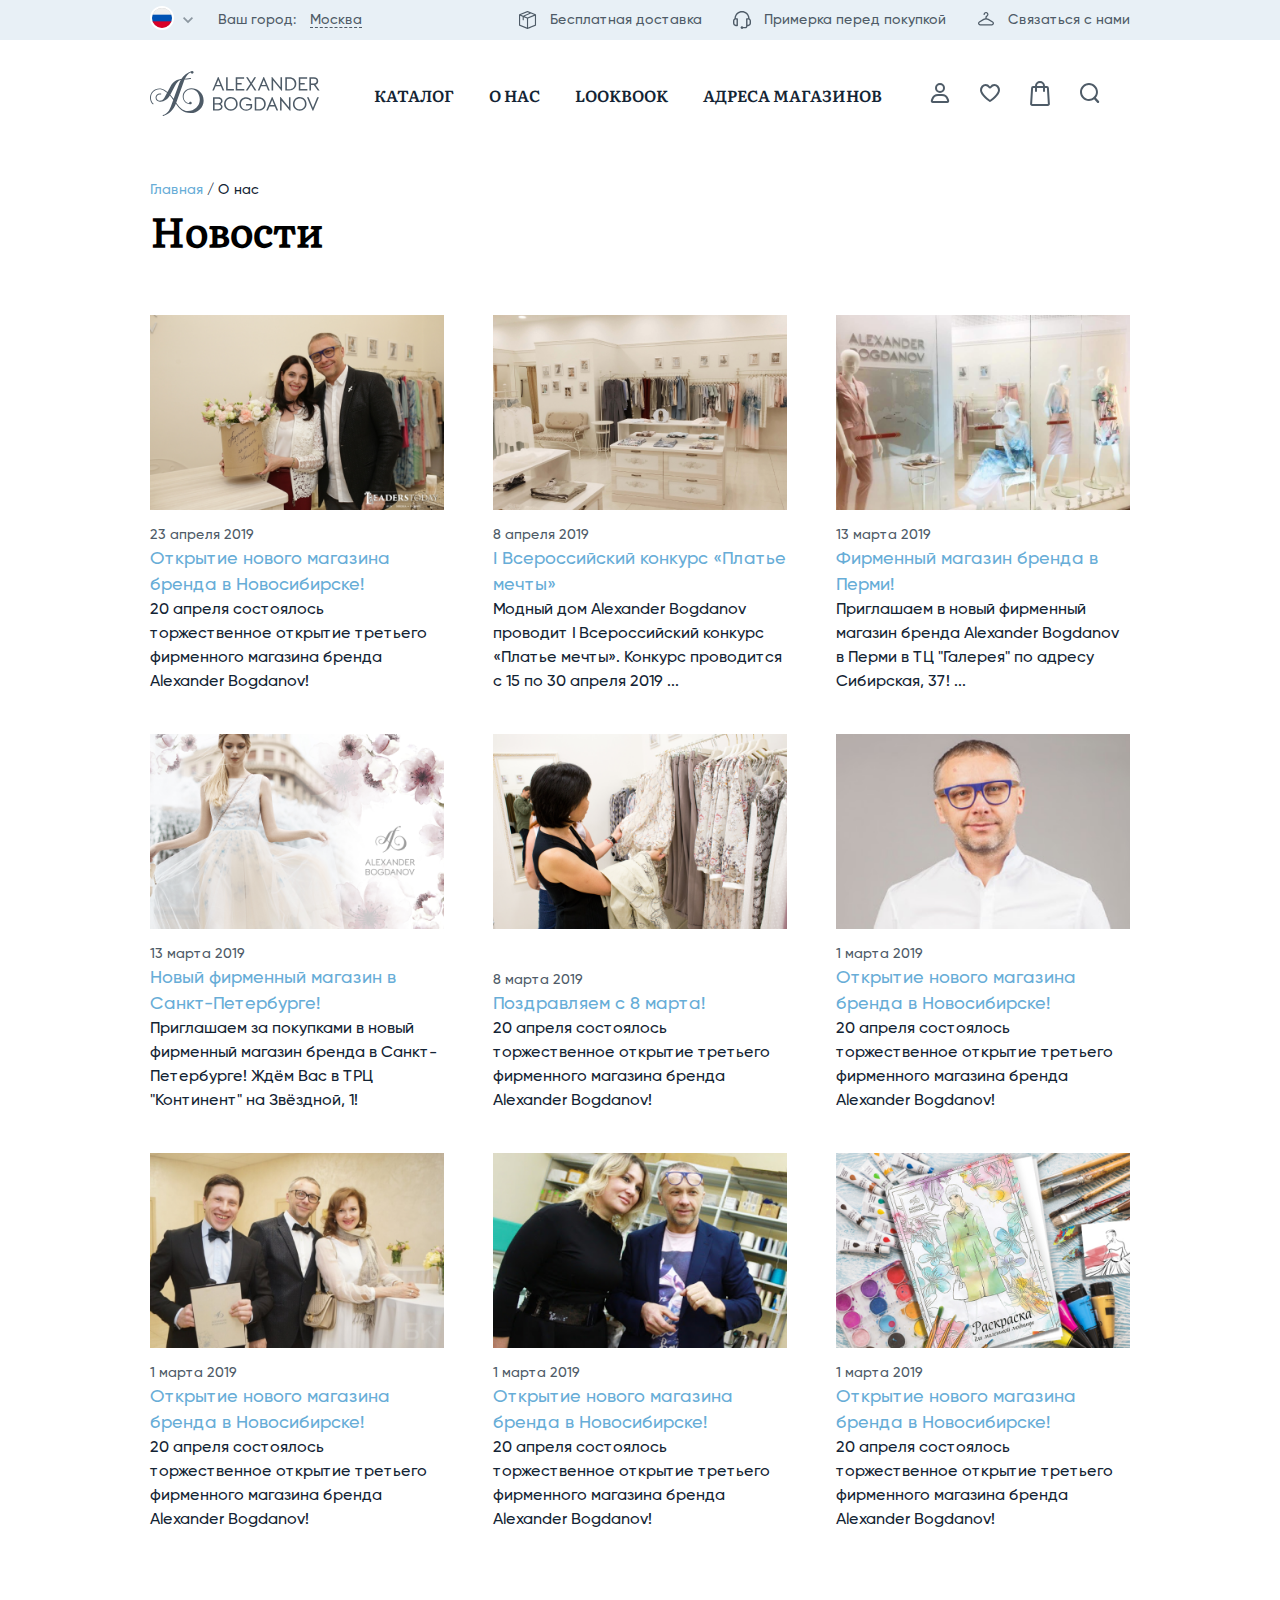
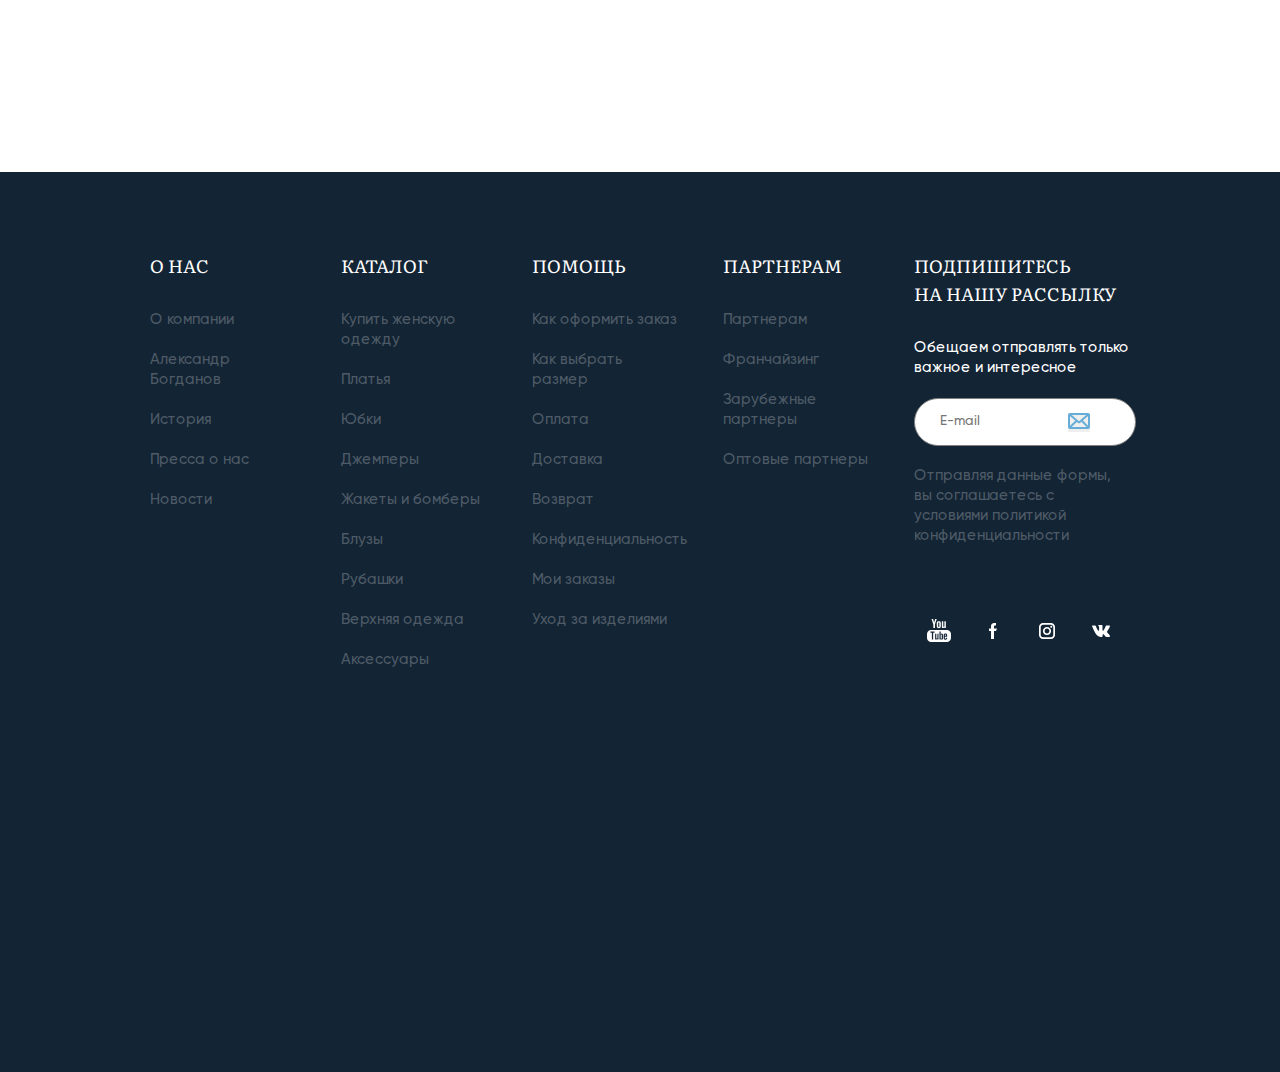
<file: news.html>
<!DOCTYPE html>
<html lang="en">
  <head>
    <meta charset="UTF-8" />
    <meta http-equiv="X-UA-Compatible" content="IE=edge" />
    <meta name="viewport" content="width=device-width, initial-scale=1.0" />
    <link rel="stylesheet" href="style.css" />
    <link rel="stylesheet" href="mobile.css" />
    <link rel="stylesheet" href="tablet.css" />
    <title>Александр Богданов</title>
  </head>
  <body>
    <section class="top_header container p-150 w-100 p-10 gilroy">
      <div class="top_left">
        <div class="left_icons">
          <img src="images/top_left/icon.svg" class="flag" alt="" />
          <img src="images/top_left/expand more.svg" alt="" id="flagDown" />
        </div>
        <div class="left_text">
          <span>Ваш город: <span id="city">Москва</span></span>
        </div>
        <div class="top_drop" id="top_drop">
          <ul>
            <li class="rus">
              <img src="images/top_left/Mask Group.svg" alt="" />Россия
            </li>
            <li class="eng">
              <img src="images/top_left/Mask Group (1).svg" alt="" />English
            </li>
            <li class="esp">
              <img src="images/top_left/Mask Group (2).svg" alt="" />Espanol
            </li>
            <li class="ger">
              <img src="images/top_left/Mask Group (3).svg" alt="" />German
            </li>
          </ul>
        </div>
      </div>
      <div class="top_right">
        <ul>
          <li>
            <img src="images/top_right/box.svg" alt="" />Бесплатная доставка
          </li>
          <li>
            <img src="images/top_right/headphone.svg" alt="" />Примерка перед
            покупкой
          </li>
          <li>
            <img src="images/top_right/veshalka.svg" alt="" />Связаться с нами
          </li>
        </ul>
      </div>
    </section>

    <header class="header container p-150 w-100 p-10">
      <div class="header_left">
        <img
          src="images/burger/menu.svg"
          alt=""
          class="burger_lines"
          id="burger_lines"
        />
        <a href="index.html"><img src="images/header_left/logo.svg" alt="" /></a>
      </div>
      <div class="header_center literata">
        <ul>
          <li class="catalog"><a href="#" >Каталог</a>
          </li>
          <li><a href="news.html">О нас</a></li>
          <li><a href="#">Lookbook</a></li>
          <li><a href="contact.html">Адреса магазинов</a></li>
        </ul>
        
      </div>
      <div class="header_right">
        <ul>
          <li><img src="images/header_right/men.svg" alt="" /></li>
          <li><img src="images/header_right/love.svg" alt="" /></li>
          <li><a href="buy.html"><img src="images/header_right/bag.svg" alt="" /></a></li>
          <li><img src="images/header_right/search.svg" alt="" /></li>
        </ul>
      </div>

      <div class="burger_menu gilroy">
        <ul>
          <li>
            <a href=""
              ><div class="left_text">
                <span>Ваш город: <span id="city">Москва</span></span>
              </div></a
            >
          </li>
          <li><a href="">Новое</a></li>
          <li><a href="">Бестселлеры</a></li>
          <li>
            <a href="">Одежда <img src="images/burger/Shape.svg" alt="" /></a>
          </li>
          <li>
            <a href=""
              >Аксессуары <img src="images/burger/Shape.svg" alt=""
            /></a>
          </li>
          <li>
            <a href=""
              >Коллекции <img src="images/burger/Shape.svg" alt=""
            /></a>
          </li>
          <li><a href="">Специальные предложения</a></li>
          <li><a href="">Lookbook</a></li>
          <li>
            <a href="">О нас <img src="images/burger/Shape.svg" alt="" /></a>
          </li>
          <li>
            <a href="">Помощь <img src="images/burger/Shape.svg" alt="" /></a>
          </li>
          <li>
            <a href=""
              >Партнерам <img src="images/burger/Shape.svg" alt=""
            /></a>
          </li>
          <li>
            <a href=""
              ><img src="images/top_left/icon.svg" alt="" />Россия
              <img src="images/burger/Shape.svg" alt=""
            /></a>
          </li>
        </ul>
        <div class="burger_links">
          <a href=""><img src="images/burger/youtube.svg" alt="" /></a>
          <a href=""><img src="images/burger/fb.svg" alt="" /></a>
          <a href=""><img src="images/burger/insta.svg" alt="" /></a>
          <a href=""><img src="images/burger/vk.svg" alt="" /></a>
        </div>
      </div>

      <div class="header_dropdown container p-150 w-100">
        <div class="new w-10">
          <ul>
            <li><a href="" class="title">Новое</a></li>
            <li><a href="">Бестселлеры</a></li>
            <li><a href="">Специальные предложения</a></li>
          </ul>
        </div>
        <div class="clothes">
          <ul>
            <li><a href="" class="title">Одежда</a></li>
            <li><a href="">Блузы и рубашки </a></li>
            <li><a href="">Брюки и шорты</a></li>
            <li><a href="">Верхняя одежда</a></li>
            <li><a href="jamper.html">Джемперы</a></li>
            <li><a href="">Жакеты и бомберы</a></li>
            <li><a href="">Платья</a></li>
            <li><a href="">Юбки</a></li>
          </ul>
        </div>
        <div class="acces w-10">
          <ul>
            <li><a href="" class="title">Аксессуары </a></li>
            <li><a href="">Шапки </a></li>
            <li><a href="">Палантины </a></li>
          </ul>
        </div>
        <div class="collection">
          <ul>
            <li><a href="" class="title">Коллекции </a></li>
            <div class="coll_items">
              <div class="coll_item">
                <div class="coll_img">
                  <img src="images/dropdown/fashion.png" alt="" />
                </div>
                <div class="coll_text">
                  <span>Голландия</span>
                  <span>Осень 2020/Зима 2021</span>
                </div>
              </div>
              <div class="coll_item">
                <div class="coll_img">
                  <img src="images/dropdown/church.png" alt="" />
                </div>
                <div class="coll_text">
                  <span>Настроение города</span>
                  <span>Осень 2019/зима 2020</span>
                </div>
              </div>
              <div class="coll_item">
                <div class="coll_img">
                  <img src="images/dropdown/field.png" alt="" />
                </div>
                <div class="coll_text">
                  <span>Акварельный прованс</span>
                  <span>Весна/Лето 2020</span>
                </div>
              </div>
              <div class="coll_item">
                <div class="coll_img">
                  <img src="images/dropdown/white.png" alt="" />
                </div>
                <div class="coll_text">
                  <span>Лигурия</span>
                  <span>Весна/лето 2019</span>
                </div>
              </div>
            </div>
          </ul>
        </div>
      </div>
    </header>

    <section class="news_head _head p-150 w-100 container">
      <a href="index.html"><span>Главная</span></a>
      <span>/ О нас</span>
      <h1>Новости</h1>
    </section>

    <section class="news_main p-150 container w-100">
        <div class="news_card">
            <div class="news_img">
                <img src="images/news/1.png" alt="">
            </div>
            <div class="news_text gilroy">
                <span>23 апреля 2019</span>
                <a href="new.html">Открытие нового магазина бренда в Новосибирске!</a>
                <p>20 апреля состоялось торжественное открытие третьего фирменного магазина бренда Alexander Bogdanov!
                </p>
            </div>
        </div>
        <div class="news_card">
            <div class="news_img">
                <img src="images/news/Rectangle 142 (1).png" alt="">
            </div>
            <div class="news_text gilroy">
                <span>8 апреля 2019</span>
                <a href="new.html">I Всероссийский конкурс «Платье мечты»</a>
                <p>Модный дом Alexander Bogdanov проводит I Всероссийский конкурс «Платье мечты». Конкурс проводится с 15 по 30 апреля 2019 ...
                </p>
            </div>
        </div>
        <div class="news_card">
            <div class="news_img">
                <img src="images/news/Rectangle 142 (2).png" alt="">
            </div>
            <div class="news_text gilroy">
                <span>13 марта 2019</span>
                <a href="new.html">Фирменный магазин бренда в Перми!</a>
                <p>Приглашаем в новый фирменный магазин бренда Alexander Bogdanov в Перми в ТЦ "Галерея" по адресу Сибирская, 37! ...
                </p>
            </div>
        </div>
        <div class="news_card">
            <div class="news_img">
                <img src="images/news/Rectangle 142 (3).png" alt="">
            </div>
            <div class="news_text gilroy">
                <span>13 марта 2019</span>
                <a href="new.html">Новый фирменный магазин в Санкт-Петербурге!</a>
                <p>Приглашаем за покупками в новый фирменный магазин бренда в Санкт-Петербурге!
                Ждём Вас в ТРЦ "Континент" на Звёздной, 1!
                </p>
            </div>
        </div>
        <div class="news_card">
            <div class="news_img">
                <img src="images/news/Rectangle 142 (4).png" alt="">
            </div>
            <div class="news_text gilroy">
                <span>8 марта 2019</span>
                <a href="new.html">Поздравляем с 8 марта!</a>
                <p>20 апреля состоялось торжественное открытие третьего фирменного магазина бренда Alexander Bogdanov!
                </p>
            </div>
        </div>
        <div class="news_card">
            <div class="news_img">
                <img src="images/news/Rectangle 142 (5).png" alt="">
            </div>
            <div class="news_text gilroy">
                <span>1 марта 2019</span>
                <a href="new.html">Открытие нового магазина бренда в Новосибирске!</a>
                <p>20 апреля состоялось торжественное открытие третьего фирменного магазина бренда Alexander Bogdanov!
                </p>
            </div>
        </div>
        <div class="news_card">
            <div class="news_img">
                <img src="images/news/Rectangle 142 (6).png" alt="">
            </div>
            <div class="news_text gilroy">
                <span>1 марта 2019</span>
                <a href="new.html">Открытие нового магазина бренда в Новосибирске!</a>
                <p>20 апреля состоялось торжественное открытие третьего фирменного магазина бренда Alexander Bogdanov!
                </p>
            </div>
        </div>
        <div class="news_card">
            <div class="news_img">
                <img src="images/news/Rectangle 142 (7).png" alt="">
            </div>
            <div class="news_text gilroy">
                <span>1 марта 2019</span>
                <a href="new.html">Открытие нового магазина бренда в Новосибирске!</a>
                <p>20 апреля состоялось торжественное открытие третьего фирменного магазина бренда Alexander Bogdanov!
                </p>
            </div>
            
        </div>
        <div class="news_card">
            <div class="news_img">
                <img src="images/news/Rectangle 142.png" alt="">
            </div>
            <div class="news_text gilroy">
                <span>1 марта 2019</span>
                <a href="new.html">Открытие нового магазина бренда в Новосибирске!</a>
                <p>20 апреля состоялось торжественное открытие третьего фирменного магазина бренда Alexander Bogdanov!
                </p>
            </div>
        </div>
    </section>

    <footer class="footer container w-100 p-150">
      <div class="firstcol">
        <ul>
          <li>О нас</li>
          <li><a href="">О компании</a></li>
          <li><a href="">Александр Богданов</a></li>
          <li><a href="">История</a></li>
          <li><a href="">Пресса о нас</a></li>
          <li><a href="">Новости</a></li>
        </ul>
      </div>
      <div class="firstcol">
        <ul>
          <li>Каталог</li>
          <li><a href="">Купить женскую одежду</a></li>
          <li><a href="">Платья</a></li>
          <li><a href="">Юбки</a></li>
          <li><a href="">Джемперы</a></li>
          <li><a href="">Жакеты и бомберы</a></li>
          <li><a href="">Блузы</a></li>
          <li><a href="">Рубашки</a></li>
          <li><a href="">Верхняя одежда</a></li>
          <li><a href="">Аксессуары</a></li>
        </ul>
      </div>
      <div class="firstcol">
        <ul>
          <li>Помощь</li>
          <li><a href="">Как оформить заказ</a></li>
          <li><a href="">Как выбрать размер</a></li>
          <li><a href="">Оплата</a></li>
          <li><a href="">Доставка</a></li>
          <li><a href="">Возврат</a></li>
          <li><a href="">Конфиденциальность</a></li>
          <li><a href="">Мои заказы</a></li>
          <li><a href="">Уход за изделиями</a></li>
        </ul>
      </div>
      <div class="firstcol">
        <ul>
          <li>Партнерам</li>
          <li><a href="">Партнерам</a></li>
          <li><a href="">Франчайзинг</a></li>
          <li><a href="">Зарубежные партнеры</a></li>
          <li><a href="">Оптовые партнеры</a></li>
        </ul>
      </div>
      <div class="lastcol">
        <ul>
          <li>
            Подпишитесь <br />
            на нашу рассылку
          </li>
          <li>Обещаем отправлять только важное и интересное</li>
          <li>
            <label for="" class="label">
              <input
                type="text"
                class="inputText"
                required
                placeholder="E-mail"
              />
              <button><img src="images/footer/envelope.svg" alt="" /></button>
            </label>
          </li>
          <li>
            Отправляя данные формы, вы соглашаетесь с условиями политикой
            конфиденциальности
          </li>
          <li>
            <div class="burger_links footer_links">
              <a href=""><img src="images/footer/yout.svg" alt="" /></a>
              <a href=""><img src="images/footer/fb.svg" alt="" /></a>
              <a href=""><img src="images/footer/insta.svg" alt="" /></a>
              <a href=""><img src="images/footer/vk.svg" alt="" /></a>
            </div>
          </li>
        </ul>
      </div>
    </footer>

    <script src="main.js"></script>
  </body>
</html>
</file>
<file: style.css>
@font-face {
    font-family: "Lato" ;
    src: url(fonts/Lato-Black.ttf);
}
@font-face {
    font-family: "LatoBold" ;
    src: url(fonts/Lato-Bold.ttf);
}
@font-face {
    font-family: "Gilroy";
    src: url(fonts/Gilroy-Medium.ttf);
}
@font-face {
    font-family: "GilroySB";
    src: url(fonts/Gilroy-Semibold.ttf);
}
@font-face {
    font-family: "Literata";
    src: url(fonts/Literata-SemiBold.ttf);
}
@font-face {
    font-family: "LiterataReg";
    src: url(fonts/Literata-Regular.ttf);
}


*{
    margin: 0;
    padding: 0;
    list-style: none;
    text-decoration: none;
    box-sizing: border-box;
}

:root{
    --black: #132434;
    --gray: #4E5B67;
    --blue: #67ADD7;
    --sky: #E8F0F6;
    --white: #FFFFFF;
}
.w-100{
    width: 100%;
}
.w-10{
    width: 10%;
}
.p-150{
    padding: 0px 150px;
}
.p-10{
    padding-top: 10px;
    padding-bottom: 10px;
}
.container{
    max-width: 1440px;
}
.gilroy{
    font-family: "Gilroy";
    font-size: 14px;
    color: var(--gray);
}
.literata{
    font-family: "Literata";
    font-size: 16px;
    line-height: 18px;
}
.fixed{
    position: fixed;
    z-index: 99;
    -webkit-box-shadow: 0px 17px 29px -9px rgba(0,0,0,0.81); 
    box-shadow: 0px 17px 29px -9px rgba(0,0,0,0.81);
    transform: translateY(-40px);
    transition: .6s;
}
/* TOP */

.top_header{
    height: 40px;
    background-color:var(--sky);
    display: flex;
    align-items: center;
    justify-content: space-between;
}
.top_left{
    display: flex;
    align-items: center;
    position: relative;
}
#flagDown{
    transition: .4s;
}

#flagDown.active{
    transform: rotate(540deg);
}


/* top dropdown */

.top_drop{
    position: absolute;
    top: 35px;
    left: 0;
    background-color: white;
    width: 120px;
    height: 166px;
    padding-left:13px;
    padding-top: 17px;
    z-index: 999;
    -webkit-box-shadow: 5px 11px 15px -4px #000000; 
    box-shadow: 5px 11px 15px -4px #000000;
    opacity: 0;
    visibility: hidden;
    transition: .4s;
}
.top_drop.active{
    opacity: 1;
    visibility: visible;
}

.top_drop img{
    margin-right: 10px;
}
.top_drop ul li{
    display: flex;
    align-items: center;
    margin-bottom: 15px;
    color: var(--gray);
    font-family: "Gilroy";
    font-size: 14px;
    line-height: 20px;
    cursor: pointer;
}
.left_icons{
    margin-right: 20px;
}
#city{
    margin-left: 10px;
    border-bottom: 1px dashed;
}
#city, #flagDown:hover{
    cursor: pointer;
}
.top_right ul{
    display: flex;
}
.top_right ul li{
    display: flex;
    align-items: center;
    justify-content: center;
}
.top_right ul li img{
    margin-right: 10px;
}
.top_right ul li:nth-child(2){
    margin: 0px 28px;
}

/* header */

.header{
    height: 110px;
    display: flex;
    justify-content: space-between;
    align-items: center;
    background-color: var(--white);
}
.burger_lines{
    display: none;
}
.header_left{
    display: flex;
    justify-content: center;
    align-items: center;
    z-index: 99;
}
.header_left img:first-child{
    margin-right: 40px;
}
.header_center{
    position: relative;
}

.header_center ul{
    display: flex;
}
.header_center ul li{
    display: flex;
    align-items: center;
    justify-content: center;
    text-transform: uppercase;
    margin-right: 35px;
}
.header_center ul li a{
    color: var(--black);
}
.header_right ul{
    display: flex;
    align-items: center;
    justify-content: center;
}
.header_right ul li{
    margin-right: 30px;
    align-items: center;
}



/* dropdown */



.header_dropdown{
    position: absolute;
    top: 130px;
    left: 0;
    height: 335px;
    background-color: var(--sky);
    padding-top: 40px;
    display: flex;
    justify-content: space-between;
    align-items: flex-start;
    transition: .5s;
    z-index: 9;
    opacity: 0;
    visibility: hidden;
}
.header_dropdown.active{
    opacity: 1;
    visibility: visible;
}
.header_dropdown ul li{
    font-family: "Gilroy";
    margin-bottom: 15px;
}
.header_dropdown ul li a{
    color: var(--gray);
    transition: .3s;
}
.header_dropdown ul li a:hover{
    color: var(--blue);
    font-family: "GilroySB";  
}
.header_dropdown .title{
    font-family: "GilroySB";  
    font-weight: 600;  
    color: var(--black);
}
.collection{
    width: 48%;
}
.coll_items{
    display: flex;
    flex-wrap: wrap;
    justify-content: space-between;
}
.coll_item{
    display: flex;
    width: 50%;
}
.coll_img{
    margin-right: 20px;
    margin-bottom: 20px;
}
.coll_text{
    display: flex;
    flex-direction: column;
    font-family: "Gilroy";
    color: var(--gray);
}
.coll_text span:first-child{
    font-size: 15px;
    margin-bottom: 5px;
}
.coll_text span:nth-child(2){
    font-size: 12px;
    font-family: "GilroySB";
    text-transform: uppercase;
}
.clothes{
    position: relative;
}
.clothes::after{
    content: "";
    position: absolute;
    top: -50px;
    right: 10px;
    width: 35px;
    height: 35px;
    transform: rotate(45deg);
    background-color: var(--sky);
}


/* burger */


.burger_menu{
    position: absolute;
    top: 0px;
    left: 0;
    width: 322px;
    height: 790px;
    background-color:var(--sky);
    padding: 0px 40px;
    padding-top: 100px;
    transform: translateX(-322px);
    transition: .5s;
    z-index: 90;
    visibility: hidden;
}
.burger_menu ul li{
    padding: 15px 0px;
    font-size: 15px;
    border-bottom: .5px solid var(--blue);
}
.burger_menu ul li a{
    color: var(--black);
    display: flex;
    justify-content: space-between;
    align-items: center;
}
.burger_links{
    margin-top: 40px;
}
.burger_menu.active{
    transform: translateX(0px);
    visibility: visible;
}
.burger_christ{
    content: url("images/burger/christ.svg");
}
.none{
    opacity: 0;
    transition: .3s;
}

/* first */

.first_mobile{
    display: none;
}
.second_mobile{
    display: none;
}.four_mobile{
    display: none;
}.five_mobile{
    display: none;
}.six_mobile{
    display: none;
}.seven_mobile{
    display: none;
}
.eight_mobile{
    display: none;
}
.nine_mobile{
    display: none;
}

.first{
    background: url(images/first/Rectangle\ 31.png);
    display: flex;
    justify-content: space-between;
}
#first_slider{
    margin-bottom: 63px;
}
.first_left{
    height: 70vh;
    padding-left: 150px;
    width: 30%;
    padding-top: 80px;
}
.first_left p{
    position: relative;
    font-size: 16px;
    line-height: 22px;
    margin-bottom: 30px;
}
.first_left p::after{  
    content: "";
    position: absolute;
    top: 0px;
    left: -50px;
    height: 40px;
    width: 2px;
    background-color: var(--blue);
}       
.first_left h1{
    font-size: 50px;
    line-height: 64px;
    text-transform: uppercase;
    margin-bottom: 50px;
    letter-spacing: 1.5px;
}
.first_right{
    width: 70%;
    background: url(images/first/girls.png) no-repeat 10% 20%, url(images/first/girls2.png) no-repeat;
}
.sl_block{
    width: 334px;
    height: 60px;
    background-color: white;
    position: absolute;
    bottom: 0px;
    right: 150px;
    border-top-left-radius:20px ;
    display: flex;
    justify-content: center;
    align-items: center;
    z-index: 10;
}
.sl_block span{
    margin: 0px 15px;
    font-size: 16px;
    line-height: 22px;
}
#slideNum{
   padding-right: 20px;
}
.swiper-button-next1{
    cursor: pointer;

}
.swiper-button-prev1{
    cursor: pointer;
}

/* second */

.second{
    display: flex;
    justify-content: space-between;
    align-items: center;
}
.second_block{
    width: 20%;
    display: flex;
    align-items: center;
    margin-bottom: 70px;
}
.second_block img{
    margin-right: 10px;
}

/* third */
.third_block{
    background: url(images/third/bg.png);
    font-family: "LiterataReg";
    height: 240px;
    display: flex;
}
.left_3{
    width: 60%;
    padding-left:52px;
    padding-top: 40px;
}
.left_3 h2{
    line-height: 48px;
    font-size: 34px;
    font-weight: 600;
    color: var(--black);
    margin-bottom: 20px;
}
.left_text3 span{
    font-size: 16px;
    line-height: 22px;
}
.arrow{
    padding: 19px;
    background-color: var(--blue);
    border-radius: 50%;
    margin: 0px 20px;
    border: none;
    outline: none;
    cursor: pointer;
}
.right_3{
    width: 50%;
    position: relative;
}
.right_3 >.rose{
    opacity: .2;
    height: 240px;
}
.right_img3{
    position: absolute;
    top: -15px;
    left: 0;
}

/* four */
.four{
    display: flex;
    align-items: center;
    /* justify-content: center; */
}

.four_left{
    width: 25%;
}

.four_left h1{
    font-family: "LiterataReg" !important;
    font-size: 40px;
    line-height: 50px;
    margin-bottom: 30px;
    margin-top: 120px;
    color: var(--black);
}
.four_left p{
    color: var(--gray);
    font-size: 18px;
    line-height: 26px;
    margin-bottom: 40px;
}
.seeAll{
    background-color: #67ADD7;
    color: var(--white);
    padding: 15px 35px;
    border-radius: 30px;
    border: none;
    outline: none;
    text-transform: uppercase;
    cursor: pointer;
}
.four_right{
    width: 75%;
}

.four_card{
    width: 45%;
    display: flex;
    flex-direction: column;
    align-items: flex-start;
    margin-top: 80px;
    margin-bottom: 100px;
    /* margin-right: 70px; */
}
.four_card p{
    margin-top: 10px;
}
.four_card p > span:nth-child(1){
    color: var(--blue);
    text-decoration:line-through;
}
.four_card p{
    color: var(--black);
}
.four_card_text{
    display: flex;
    justify-content: space-between;
    align-items: flex-start;
}


/* five */

.five{
    display: flex;
    /* height: 90vh; */
    margin-bottom: 100px;
}
.five_left{
    width: 50%;
    background-color: var(--sky);
    border-top-right-radius: 30px;
    position: relative;
}
.five_right{
    width: 50%;
    position: relative;
}
.five_left > .rose{
    opacity: .2;
    width: 80%;
    height: 90%;  
}
.five_left > .man{
    position: absolute;
    bottom: 0%;
    left: 20%;
    object-fit: contain;
    width: 340px;
    height: 545px;
    /* object-fit: cover; */
}
.five_left > .quote{
    position: absolute;
    top: 60px;
    right: 120px;
}
.five_right{
    background: url(images/five/Vector-bg.png) no-repeat 100% 80%;
    padding-right: 105px;
}
.five_right h2{
    font-family: "LiterataReg";
    font-size: 40px;
    line-height: 50px;
    margin-bottom: 30px;
    color: var(--black);
}
.five_right p{
    font-family: "Gilroy";
    font-size: 18px;
    line-height: 26px;
    margin-bottom: 20px;
    color: var(--gray);
}
.five_right span{
    font-family: "Gilroy";
    font-size: 18px;
    line-height: 25px;
    color: var(--gray);
}
.five_right_text{
    width: 90%;
    position: absolute;
    top: 80px;
    left: -80px;
}
/* six */

.six{
    margin-bottom: 200px;
}
.six h1{
    font-family:"Literata";
    font-size: 40px;
    line-height: 50px;
    margin-bottom: 30px;
}
.six p{
    font-family:"Gilroy";
    font-size: 18px;
    line-height: 26px;
    margin-bottom: 65px;
    width: 40%;
}
.six_img{
    position: relative;
}
.six_img img:first-child{
    width: 100%;
}
.six_img img:nth-child(2){
    position: absolute;
    top: -110px;
    right: 50px;
}

/* seven */

.seven{
    height: 100vh;
    position: relative;
    display: flex;
}
.seven_left{
    width: 50%;
    background-color: var(--sky);
    height: 600px;
    border-top-right-radius: 30px;
    padding: 80px 50px 470px 185px;
}
.seven_left h1{
    font-size: 40px;
    line-height: 50px;
    font-family: "LiterataReg";
    margin-bottom: 82px;
}
.seven_img{
    position: absolute;
    top: 50px;
    left: 450px;
    width: 400px;
    height: 400px;
}
.seven_img img{
    width: 100%;
}
.seven_block{
    display: flex;
    flex-direction: column;
    justify-content: space-between;
    align-items: center;
    margin-right: 150px;
}
.seven_block img:nth-child(2){
    margin: 40px 0px;
    margin-right: 150px;
}
.seven_right{
    padding: 80px 50px 470px 185px;
}
.seven_right h1{
    font-size: 40px;
    line-height: 50px;
    font-family: "LiterataReg";
    margin-bottom: 82px;
}
.seven_block_right img:nth-child(2){
    margin: 40px 0px;
    margin-left: 50px;
}

/* eight */

.eight{
    height: 100vh;
    display: flex;
    align-items: center;
    justify-content: space-between;
}
.eight_left{
    width: 30%;
    padding-bottom: 100px;
}
.eight_right{
    width: 65%;
}
.eight_right img{
    width: 30%;
    object-fit: cover;
}

/* nine */

.nine{
    /* height: 100vh; */
    display: flex;
    justify-content: space-between;
    margin-bottom: 120px;
}
.nine_left{
    width: 60%;
}
.nine_left h1{
    font-family: "LiterataReg";
    font-size: 40px;
    line-height: 50px;
    margin-bottom: 88px;
}
.nine_left p{
    font-family: "Gilroy";
}

.nine_left_card{
    display: flex;
    justify-content: space-between;
}
.nine_left_card_text{
    margin-left: 50px;
}
.nine_left_card_text h4{
    font-size: 20px;
    line-height: 26px;
    font-family: "Gilroy";
    color: var(--black);
    margin-bottom: 20px;
    margin-top: 20px;
}
.nine_left_card_text p{
    font-size: 18px;
    line-height: 26px;
    color: var(--gray);
    margin-bottom: 66px;
}
.nine_left_card_text span{
    font-family: "Gilroy";
    font-size: 16px;
    line-height: 22px;
    color: var(--gray);
    cursor: pointer;
}
.nine_right{
    width: 40%;
    border-top-left-radius: 50px;
    position: relative;
}
.nine_slider{
    width: 100%;
}
.nine{
    position: relative;
}
.sl_block_second{
    width: 334px;
    height: 60px;
    background-color: rgb(255, 255, 255);
    position: absolute;
    bottom: 145px;
    right: 140px;
    border-top-left-radius: 20px ;
    display: flex;
    justify-content: center;
    align-items: center;
    z-index: 12;
}
.sl_block_second span{
    margin: 0px 15px;
    font-size: 16px;
    line-height: 22px;
}



/* ten */

.ten{
    /* height: 100vh; */
    display: flex;
    justify-content: space-between;
    padding-right: 150px;
    position: relative;
}
.ten_left{
    width: 50%;
    background-color: var(--sky);
    border-top-right-radius: 30px;
}
.ten_left > h1{
    margin-left: 150px;
}
.ten_left > button{
    margin-left: 150px;
}
.ten_left h1{
    width: 35%;
}
.ten_right{
    width: 50%;
    position: absolute;
    top: 50px;
    left: 550px;
}
.ten_right > img{
    width: 100%;
    height: 362px;
    object-fit: cover;
    position: relative;
}
.sl_block_third{
    width: 334px;
    height: 60px;
    background-color: rgb(255, 255, 255);
    border-top-left-radius: 20px ;
    display: flex;
    justify-content: center;
    align-items: center;
    z-index: 12;
    position: absolute;
    bottom: 30px;
    right: 190px;
}
.sl_block_third span{
    margin: 0px 15px;
    font-size: 16px;
    line-height: 22px;
}

/* eleven */

.eleven{
    /* height: 100vh; */
    padding-top: 120px;
    padding-bottom: 120px;
}
.eleven h1{
    font-family: "LiterataReg";
    font-size: 40px;
    line-height: 50px;
    margin-bottom: 30px;
    color: var(--black);
}
.eleven p{
    font-family: "Gilroy";
    font-size: 16px;
    line-height: 24px;
    color:var(--gray);
}

/* footer */

.footer{
    height: 100vh;
    padding-top: 80px;
    padding-bottom: 80px;
    background-color: var(--black);
    display: flex; 
    justify-content: space-between;
}
.firstcol{
    width: 15%;
}
.firstcol{
    display: block;
}
.firstcol ul{
    display: flex;
    flex-direction: column;
}
.firstcol ul li{
    margin-bottom: 20px;
}
.firstcol ul li:first-child{
    font-size: 18px;
    line-height: 28px;
    font-family: "LiterataReg";
    color: white;
    text-transform: uppercase;
    margin-bottom: 30px;
}
.firstcol ul li a{
    font-size: 15px;
    line-height: 20px;
    font-family: "Gilroy";
    color: var(--gray);
}
.lastcol{
    width: 22%;
}
.lastcol ul{
    display: flex;
    flex-direction: column;
}
.lastcol ul li{
    margin-bottom: 20px;
}
.lastcol ul li:first-child{
    font-size: 18px;
    line-height: 28px;
    font-family: "LiterataReg";
    color: white;
    text-transform: uppercase;
    margin-bottom: 30px;
}
.lastcol ul li:nth-child(2){
    color: white;
    font-size: 15px;
    line-height: 20px;
    font-family: "Gilroy";
}
.lastcol ul li{
    font-size: 15px;
    line-height: 20px;
    font-family: "Gilroy";
    color: var(--gray);
    position: relative;
}

.lastcol input{
    padding: 15px 25px;
    border: 1px solid grey;
    border-radius: 30px;
    outline: none;
    font-family: "Gilroy";
}
.lastcol button{
    position: absolute;
    top: 15px;
    right: 40px;
    border: none;
    outline: none;
}




/* =======CATALOG======= */


._head{
    padding-top: 30px;
}
._head a>span{
    color: var(--blue);
    font-family: "Gilroy";
    font-size: 14px ;
    line-height: 20px;
}
._head span{
    color: var(--black);
    font-family: "Gilroy";
    font-size: 14px ;
    line-height: 20px;
}
._head h1{
    font-family: "LiterataReg";
    font-size: 40px;
    line-height: 50px;
    padding: 5px  10px 60px 1px;
}


/* catalog */


.container2{
    width: 1146px;
    height: 554px;
}
.grid-container{
    display: grid;
    gap: 5px;
}
.grid-item{
    grid-row-start: 1;
    grid-row-end: 3;
    /* grid-column-start: 1; */
    /* grid-column-end: 4; */
}
.item2{
    display: flex;
    align-items: flex-start;
}
.item3{
    display: flex;
    justify-content: flex-start;
    align-items: flex-start;
    flex-wrap: wrap;
}




/* JAMPER */


/* cat */

.categories{
    display: flex;
    justify-content: space-between;
    width: 100%;
    margin-bottom: 50px;
}

.categories .firstul > li:first-child{
    font-family: "LiterataReg";
    font-size: 16px;
    line-height: 50px;
    text-transform: uppercase;
    color: var(--black);
    font-weight: 600;
}

.categories ul li{
    font-family: "Gilroy";
    font-size: 16px;
    line-height: 50px;
    padding: 2px 10px;
    color: var(--gray);
    position: relative;
    display: flex;
    justify-content: space-between;
    width: 110%;
}
.categories ul li::after{
    content: "";
    position: absolute;
    bottom: 0;
    left: 0;
    background-color: var(--sky);
    width: 250px;
    height: 1px;
}
.secul li:first-child{
    font-weight: 600;
    color: var(--black);
    padding: 2px 10px !important;
 
}
.secul  li{
    padding: 5px 30px !important;
}

.acces li:first-child{
    font-family: "LiterataReg";
    font-size: 16px;
    line-height: 50px;
    text-transform: uppercase;
    color: var(--black);
    font-weight: 600;
    margin-top: 30px;
}

/* catMain */

.cat_main{
    width: 75%;
    display: flex;
    flex-wrap: wrap;
    justify-content: space-between;
}

.main_card{
    width: 30%;
}
.main_card:hover{
    cursor: pointer;
}
.main_card:hover .card_img .overlay{
    transform: translateY(0);
}
.card_img{
    margin-bottom: 10px;
    position: relative;
    overflow: hidden;
}
.card_img .overlay{
    position: absolute;
    background-color: white;
    width: 100%;
    height: 40px;
    bottom: 0;
    left: 0;
    display: flex;
    justify-content: center;
    align-items: center;
    font-family: "Gilroy";
    color: var(--gray);
    font-size: 15px;
    line-height: 55px;
    transform: translateY(50px);
    transition: .3s;
    text-transform: uppercase;
    padding: 5px 30px;
}
.overlay img{
    width: 20px;
    height: 20px;
}
.card_img img{
    width: 100%;
}
.card_text{
    font-family: "Gilroy";
    font-weight: 500;
    font-size: 15px;
    line-height: 20px;
    color: var(--gray);
}

.card_text > .love{
    display: flex;
    justify-content: space-between;
}
.card_text > .love span{
    font-size: 12px;
    line-height: 24px;
}
.card_text p {
    margin-bottom: 8px;
    font-size: 14px;
}
.card_text span:nth-child(4){
    color: var(--blue);
    text-decoration: line-through;
}



.cat_text{
    margin-bottom: 50px;
}
.cat_text p{
    font-size: 15px;
    line-height: 24px;
    color: var(--gray);
}


/* BUY */

.buy_head{
    margin-bottom: 70px ;
}

.main_buy{
    display: flex;
    align-items: center;
    justify-content: space-between;
}
.main_buy img{
    width: 80px;
    height: 120px;
    object-fit: contain;
}
.buy_cards{
    width: 70%;
    display: flex;
    flex-direction: column;
}
.left_part{
    width: 100%;
    height: 150px;
    padding: 15px 0px ;
    display: flex;
    justify-content: space-between;
    border-top: 1px solid var(--gray);
    font-family: "Gilroy";
    font-size: 15px;
    line-height: 20px;
    color: var(--gray);
}
.buy_img{
    width: 80px;
}

.buy_desc > .love{
    display: flex;
    flex-direction: column;
}
.buy_desc img{
    width: 16px;
    height: 14px;
}
.buy_desc span{
    margin-top: 5px;
    margin-bottom: 15px;
}



.buy_btn{
    width: 100px;
    height: 40px;
    border: 1px solid var(--gray);
    border-radius: 2px;
    display: flex;
    justify-content: center;
    align-items: center;
}
.buy_btn img{
    width: 20px;
    height: 20px;
}
.buy_btn span{
    margin: 0px 5px;
}

.buy_price span{
    display: block;
    color: var(--black)
}
.buy_price span:nth-child(2){
    color: var(--blue);
    text-decoration: line-through;
}

.buy_trash img{
    width: 20px;
    height: 20px;
}



.right_part{
    width: 250px;
    height: 400px;
    background-color: var(--sky);
    border-top-left-radius: 10px;
    border-bottom-right-radius: 10px;
    padding: 40px 20px;
}
.right_part h3{
    font-family: "Gilroy";
    font-size: 20px;
    line-height: 28px;
    font-weight: 600;
    margin-bottom: 30px;
}
.right_part ul li{
    font-family: "Gilroy";
    color: var(--gray);
    display: flex;
    justify-content: space-between;
    padding: 15px 0px;
    margin-bottom: 5px;
}
.right_part ul li:first-child{
    border-bottom: 1px solid var(--gray);
}
.right_part ul li span{
    color: var(--black);
}

.totalBtn button{
    display: flex;
    justify-content: center;
    align-items: center;
    color: white;
    background-color: var(--blue);
    font-family: "Gilroy";
    font-size: 14px;
    line-height: 54px;
    padding: 0px 30px;
    text-transform: uppercase;
    border-radius: 50px;
    border: none;
    letter-spacing: 1.5px;
    margin-bottom: 25px;
}

.right_part span:last-child{
    font-family: "Gilroy";
    font-style: 15px;
    line-height: 30px;
    color: var(--gray);
    text-align: center;
}


.services{
    margin: 100px 0px;
    display: flex;
    justify-content: space-between;
}
.serv{
    width: 20%;
    display: flex;
    justify-content: center;
    align-items: center;
    flex-wrap: wrap;
}
.serv img{
    margin-right: 20px;
}




/* NEWs */

.news_main{
    margin-bottom: 200px;
    display: flex;
    justify-content: space-between;
    flex-wrap: wrap;
}

.news_card{
    width: 30%;
    display: flex;
    justify-content: space-between;
    flex-direction: column;
    margin-bottom: 40px ;
}
.news_img img{
    width: 100%;
    margin-bottom: 10px;
}

.news_text span{
    font-size: 14px;
    line-height: 22px;
    color: var(--gray);
    display: block;
}
.news_text a{
    color: var(--blue);
    margin: 5px 0px;
    font-size: 18px;
    line-height: 26px;
}
.news_text p{
    color: var(--black);
    font-size: 16px;
    line-height: 24px;
}


/* NEW */

.new_head{
    width: 75% ;
}

.new_main{
    display: flex;
    justify-content: space-between;
}
.main_left{
    width: 50%;
    margin-bottom: 100px;
}
.main_left > img{
    width: 100%;
    object-fit: contain;
}
.main_right{
    width: 45%;
}
.main_left_span{
    margin-bottom: 30px;
    font-size:16px ;
    line-height: 24px;
}
.main_left_span span:not(:first-child){
    color: var(--blue);
}
.main_left_img2{
    width: 53%;
    display: flex;
    justify-content: space-between;
}
.main_left_img2 img{
    width: 90%;
    margin-right: 20px;
}
.main_left_img img{
    width: 100%;
    margin-bottom: 40px;
}
.main_left_text h4{
    color: var(--black);
    font-size: 18px;
    line-height: 26px;
    margin-bottom: 20px;
}
.main_left_text p{
    color: var(--gray);
    margin-bottom: 20px;
    font-size: 16px ;
    line-height: 24px;
}
.main_left_img2{
    display: flex;
    justify-content: space-between;
    margin-bottom: 40px;
}


.main_right{
    padding-top: 50px;
}
.main_right h2{
    font-family: "LiterataReg" !important;
    font-size: 30px;
    line-height: 30px;
    color: var(--black);
    margin-bottom: 30px;
}

.feed{
    width: 70%;
}
.feed img{
    width: 100%;
}
.feed_card{
    display: flex;
    margin-bottom: 20px;
}
.feed_img{
    margin-right: 20px;
}
.feed_txt{
    display: flex;
    flex-direction: column;
}
.feed_txt a{
    margin-top: 5px;
    color: var(--blue);
}


/* CONTACT */

.contact1{
    display: flex;
    justify-content: space-between;
    flex-wrap: wrap;
    margin-bottom: 20px;
}
.contact1 img{
    width: 100%;
    object-fit: cover;
}
.con_left{
    width: 49%;
}
.con_left{
    position: relative;
}
.con_left_sea{
    position: absolute;
    bottom: 0;
    right: 0;
}
.con_left_text{
    position: absolute;
    top: 0;
    left: 0;
    margin-top: 30px;
    margin-left: 25px;
    color: white;
}
.contact1 h2{
    margin-bottom: 10px;
    font-family: "LiteraraReg";
    font-size: 24px;
    line-height: 32px;
}
.f_text{
    margin-bottom: 44px !important;
}
.contact1 p > img{
    width: 15px;
    margin-right: 11px;
}
.con_left_text p:not(:first-child){
    margin-bottom: 10px;
}
.con_left_text p:last-child{
    width: 60%;
}
.con_right{
    width: 48%;
    background-color: #E8F0F6;
    padding: 30px;
    color:  #132434;
}
.contact2{
    display: flex;
    justify-content: space-between;
    flex-wrap: wrap;
    margin-bottom: 20px;

}
.contact2 h2{
    margin-bottom: 10px;
    font-family: "LiteraraReg";
    font-size: 24px;
    line-height: 32px;
    color: #132434;
}
.con_left2{
    display: flex;
    justify-content: space-between;
    width: 49%;
}
.con_right p:last-child{
    color: var(--blue);
}

.f_img{
    width: 49%;
    background-color: #E8F0F6;
    padding: 30px;
}
.f_img p{
    margin-bottom: 84px;
    color:#4E5B67;
}
.f_img a{
    color: var(--blue);
}

.con_right2{
    width: 48%;
    background-color: #E8F0F6;
    padding: 30px;
}
.last{
    margin-bottom: 96px !important;
}
.con_right2 p{
    margin-bottom: 84px;
    color:#4E5B67;
}
.con_right2 a{
    color: var(--blue);
}
</file>
<file: mobile.css>
@media screen and (max-width:767px) {
    .p-150{
        padding: 0px 10px;
    }
    .p-10{
        padding-top: 50px;
        padding-bottom: 50px;
    }
    .p-20{
        padding: 0px 20px;
    }
    .container{
        max-width: 767px;
    }


    .top_header{
        display: none;
    }
    .header_center{
        display: none;
    }
    .burger_lines{
        display: block;
    }
    .burger_menu{
        display: block;
    }
    .header_right ul li{
        margin-right: 5px;
    }
    

    .header{
        /* position: relative !important; */
        display: none;
    }
    /* first */

    .first{
        display: none;
    }
    .second_mobile{
        display: block;
    }.four_mobile{
        display: block;
    }.five_mobile{
        display: block;
    }.six_mobile{
        display: block;
    }.seven_mobile{
        display: block;
    }
    .eight_mobile{
        display: block;
    }
    .nine_mobile{
        display: block;
    }

    /* First Mobile */

    .first_mobile{
        display: block;
        width: 100%;
        height: 100vh;
    }
    .m_bg{
        width: 92%;
        position: relative;
    }
    .m_bg img{
        width: 100%;
    }
    .m_bg img:nth-child(2){
        position: absolute;
        top: 10px;
        left: 0%;
        opacity: .2;
    }

    .m_bg2{
        position: absolute;
        top: 300px;
        left: 20px;
    }

    .m_bg_text{
        position: absolute;
        top: 20px;
        left: 0px;
        padding: 30px 40px;
    }
    .m_bg_text p{
        color: white;
        font-size: 16px;
        line-height: 22px;
        margin-bottom: 15px;
    }
    .m_bg_text h1{
        font-family: "LiterataReg";
        color: white;
        font-size: 26px;
        line-height: 30px;
        margin-bottom: 30px;
        text-transform: uppercase;
    }
    .mbtn{
        background-color: #4a84a8 ;
    }

    .first_mobile >.sl_block{
        position: absolute;
        top: 600px;
        left: 0px;
    }


    /* second */

    .second{
        display: none;
    }

    /* Second Mobile */

    .second_mobile{
        position: relative;
    }

    .second_mobile >button{
        position: absolute;
        bottom: 40px;
        left: 30px;
    }


    /* third */
    .third{
        display: none;
    }



    /* four */
    .four{
        display: none;
    }

    .four_mobile{
        width: 100%;
        height: 80vh;
    }
    .four_cards{
        display: flex;
        justify-content: space-evenly;
    }
    .four_card{
        width: 100%;
        display: flex;
        flex-direction: column;
        align-items: center;
        /* justify-content: center; */
        margin-top: 80px;
        margin-bottom: 10px;
    }
    .four_card p{
        margin-top: 10px;
    }
    .four_card p > span:nth-child(1){
        color: var(--blue);
        text-decoration:line-through;
    }
    .four_card p{
        color: var(--black);
    }
    .four_card_text{
        display: flex;
        justify-content: space-between;
        align-items: flex-start;
    }

    /* five */

    .five{
        display: none;
    }

    .five_mobile{
        height: 100vh;
        background-color: #E8F0F6;
        padding-top: 40px;
    }
    /* six */

    .six{
        display: none;
    }
    .six_mobile{
        height: 80vh;
        padding-top: 60px;
        margin-bottom: 100px;
    }


    /* seven */

    .seven{
        display: none;
    }
    .seven_mobile{
        height: 100vh;
    }

    /* eight */

    .eight{
        display: none;
    }

    .eight_mobile{
        padding: 50px 20px ;
    }

    /* nine */

    .nine{
        display: none;
    }

    /* ten */

    .ten{
        display: none;
    }

    /* eleven */

    .eleven{
        padding: 50px 20px;
    }


    /* footer */

    .footer{
        height: 60vh;
        padding: 50px 20px;
        background-color: var(--black);
        display: flex;
        justify-content: center;
        align-items: center;
    }
    .firstcol{
       display: none;
    }
    .lastcol{
        width: 100%;
    }
    .lastcol ul{
        display: flex;
        justify-content: space-between;
        align-items: center;
        text-align: center;
    }
    .lastcol ul li{
        margin-bottom: 20px;
        width: 100%;
    }
    .lastcol ul li:first-child{
        font-size: 18px;
        line-height: 28px;
        font-family: "LiterataReg";
        color: white;
        text-transform: uppercase;
        margin-bottom: 30px;
    }
    .lastcol ul li:nth-child(2){
        color: white;
        font-size: 15px;
        line-height: 20px;
        font-family: "Gilroy";
        position: relative;
    }
    .lastcol ul li{
        font-size: 15px;
        line-height: 20px;
        font-family: "Gilroy";
        color: var(--gray);
    }
    
    .lastcol input{
        width: 100%;
        padding: 15px 15px;
        border: 1px solid grey;
        border-radius: 30px;
        outline: none;
        font-family: "Gilroy";
    }
    .lastcol button > img{
        position: absolute;
        top: 0px;
        left: 0px;
        border: none;
        outline: none;
    }
    .footer_links{
        display: flex;
    }

        /* CATEGORIES */

        .categories{
            padding: 0px 10px;
        }
        .jamper_head h1{
            font-size: 26px;
            line-height: 34px;
        }
        .firstul{
            display: none;
        }
    
        .cat_main{
            width: 100%;
        }
        .main_card{
            width: 45%;
            margin-bottom: 50px;
        }




            /* BUY */

        .main_buy{
            display: flex;
            flex-direction: column;
        }
        .buy_cards{
            width: 100%;
        }
        .left_part{
            display: flex;
            flex-wrap: wrap;
            height: 300px;
        }
        .right_part{
            width: 100%;
        }
        .totalBtn button{
            display: flex;
            justify-content: center;
            align-items: center;
            width: 100%;
        }

        .services{
            margin: 30px 0px;
            display: flex;
            flex-direction: column;
            align-items: flex-start;
            justify-content: flex-start;
        }
        .serv{
            width: 100%;
            display: flex;
            justify-content: center;
            align-items: center;
            flex-wrap: wrap;
        }
        .serv_txt{
            width: 70%;
            margin-bottom: 20px;
        }


        /* NEWs   */

        .news_main{
            margin-bottom: 50px;
        }
        
        .news_card{
            width: 100%;
            margin-bottom: 40px ;
        }
        .news_card p{
            display: none;
        }

            /* NEW */

    .new_head {
        width: 100%;
    }

    .new_main {
        display: flex;
        justify-content: space-between;
        flex-direction: column;
    }

    .main_left {
        width: 100%;
        margin-bottom: 50px;
    }

    .main_left>img {
        width: 100%;
        object-fit: contain;
    }

    .main_right {
        width: 45%;
    }

    .main_left_span {
        margin-bottom: 30px;
        font-size: 16px;
        line-height: 24px;
    }

    .main_left_img2 {
        width: 53%;
        display: flex;
        justify-content: space-between;
    }

    .main_left_img2 img {
        width: 90%;
        margin-right: 20px;
    }

    .main_left_img img {
        width: 100%;
        margin-bottom: 40px;
    }

    .main_left_text h4 {
        color: var(--black);
        font-size: 18px;
        line-height: 26px;
        margin-bottom: 20px;
    }

    .main_left_text p {
        color: var(--gray);
        margin-bottom: 20px;
        font-size: 16px;
        line-height: 24px;
    }

    .main_left_img2 {
        display: flex;
        justify-content: space-between;
        margin-bottom: 40px;
    }


    .main_right {
        padding-top: 50px;
        width: 100%;
        display: flex;
        flex-wrap: wrap;
        margin-bottom: 50px;
    }

    .main_right h2 {
        display: none;
    }

    .feed {
        width: 100%;
    }

    .feed img {
        width: 100%;
    }

    .feed_card {
        display: flex;
        flex-direction: column;
        margin-bottom: 20px;
        width: 100%;
    }

    .feed_img {
        margin-right: 20px;
    }

    .feed_txt {
        display: flex;
        flex-direction: column;
    }

    .feed_txt a {
        margin-top: 5px;
        color: var(--blue);
    }

        /* CONTACT */

        .contact1{
            display: flex;
            justify-content: space-between;
            flex-direction: column;
            flex-wrap: wrap;
            margin-bottom: 20px;
        }
        .contact1 img{
            width: 100%;
            object-fit: cover;
        }
        .con_left{
            width: 100%;
        }
        .con_right{
            width: 100%;
        }
        .contact2{
            display: flex;
            justify-content: space-between;
            flex-wrap: wrap;
            flex-direction: column;
            margin-bottom: 20px;
        }
        .contact2 img{
            width: 100%;
            object-fit: contain;
            margin-bottom: 140px;
        }
        .con_left2{
            display: flex;
            justify-content: space-between;
            width: 100%;
            flex-direction: column;
            margin-bottom: 30px;
        }
        .con_right2{
            width: 100%;
        }
        .f_img{
            width: 100%;
            margin-bottom: 10px;
        }
        .con_left_sea{
            display: none;
        }
        .con_left_text{
            position: absolute;
            top: -20px;
            left: 0;
            margin-top: 30px;
            margin-left: 25px;
            color: white;
        }
}
</file>
<file: tablet.css>
@media screen and (min-width: 768px) and (max-width: 1023px) {

    .p-150 {
        padding: 0px 30px;
    }

    .p-10 {
        padding-top: 10px;
        padding-bottom: 10px;
    }

    .container {
        max-width: 1023px;
    }


    .top_header {
        display: none;
    }

    .header_center {
        display: none;
    }

    .burger_lines {
        display: block;
    }

    .burger_menu {
        display: block;
    }

    .header {
        position: relative !important;
    }

    /* first */


    .first_left {
        height: 40vh;
        padding-left: 80px;
        width: 30%;
        padding-top: 80px;
    }

    .first_left p::after {
        content: "";
        position: absolute;
        top: 0px;
        left: -50px;
        height: 40px;
        width: 2px;
        background-color: var(--blue);
    }

    .first_left h1 {
        font-size: 36px;
        line-height: 44px;
        margin-bottom: 50px;
        letter-spacing: 1px;
    }

    .first_right {
        width: 70%;
        background: url(images/first/girls.png) no-repeat 40% 20%, url(images/first/girls2.png) no-repeat 40% 20%;
    }


    /* third */
    .left_3 h2 {
        line-height: 35px;
        font-size: 26px;
        font-weight: 600;
        color: var(--black);
        margin-bottom: 20px;
    }

    .left_3 {
        width: 80%;
    }

    .right_img3 {
        position: absolute;
        top: -15px;
        left: 50px;
    }

    /* four */
    .four_cards {
        display: flex;
        overflow: hidden;
    }

    /* five */

    .five {
        margin-bottom: 200px;
    }

    .five_left {
        width: 50%;
        background-color: var(--sky);
        border-top-right-radius: 30px;
        position: relative;
    }

    .five_right {
        width: 50%;
        position: relative;
    }

    .five_left>.rose {
        opacity: .2;
        width: 80%;
    }

    .five_left>.man {
        position: absolute;
        bottom: -50%;
        left: -15%;
        object-fit: contain;
        width: 240px;
        height: 545px;
    }

    .five_left>.quote {
        position: absolute;
        top: 60px;
        right: 120px;
    }

    .five_right {
        background: url(images/five/Vector-bg.png) no-repeat 100% 80%;
    }

    .five_right h2 {
        font-family: "LiterataReg";
        font-size: 26px;
        line-height: 30px;
        margin-bottom: 15px;
        color: var(--black);
    }

    .five_right p {
        font-family: "Gilroy";
        font-size: 15px;
        line-height: 22px;
        margin-bottom: 15px;
        color: var(--gray);
    }

    .five_right span {
        font-family: "Gilroy";
        font-size: 18px;
        line-height: 25px;
        color: var(--gray);
    }

    .five_right_text {
        width: 100%;
        position: absolute;
        top: 0px;
        left: -50px;
    }

    /* six */

    .six {
        padding: 0px 10px;
    }

    .six h1 {
        font-size: 26px;
        line-height: 34px;
        margin-bottom: 20px;
    }

    .six p {
        width: 65%;
    }

    .six_img img:nth-child(2) {
        position: absolute;
        top: -110px;
        right: 50px;
    }



    /* seven */


    .seven {
        height: 20vh;
        position: relative;
        display: flex;
    }

    .seven_left {
        width: 50%;
        background-color: var(--sky);
        height: 500px;
        border-top-right-radius: 30px;
        padding: 80px 50px 0px 85px;
    }

    .seven_left h1 {
        font-size: 26px;
        line-height: 34px;
        font-family: "LiterataReg";
        margin-bottom: 82px;
    }

    .seven_img {
        position: absolute;
        top: 50px;
        left: 330px;
        width: 200px;
        height: 200px;
    }

    .seven_img img {
        width: 100%;
    }

    .seven_block {
        display: flex;
        flex-direction: column;
        justify-content: space-between;
        align-items: center;
        margin-right: 150px;
    }

    .seven_block img:nth-child(2) {
        margin: 40px 0px;
    }

    .seven_right {
        width: 50%;
        padding: 80px 0px 470px 185px;
        position: relative;
    }

    .seven_right h1 {
        font-size: 26px;
        line-height: 34px;
        font-family: "LiterataReg";
        margin-bottom: 82px;
    }

    .seven_block_right {
        position: absolute;
        top: 192px;
        left: 100px;
    }

    .seven_block_right img:nth-child(2) {
        margin: 40px 0px;
    }

    /* nine */

    .nine {
        height: 40vh;
        display: flex;
        justify-content: space-between;
        margin-bottom: 120px;
    }

    .nine_left {
        width: 50%;
    }

    .nine_left img {
        width: 100%;
    }

    .nine_left h1 {
        font-size: 26px;
        line-height: 34px;
        margin-bottom: 40px;
    }

    .nine_left p {
        display: none;
    }

    .nine_left_card_text {
        margin-left: 30px;
    }

    .nine_left_card_text h4 {
        font-size: 18px;
        line-height: 22px;
        margin-bottom: 20px;
        margin-top: 20px;
    }

    .nine_left_card_text span {
        font-size: 16px;
        line-height: 22px;
    }

    .nine_right {
        width: 40%;
        position: relative;
    }

    .nine_slider {
        width: 100%;
    }

    .nine {
        position: relative;
    }

    .sl_block_second {
        width: 154px;
        height: 60px;
        background-color: rgb(255, 255, 255);
        position: absolute;
        bottom: 60px;
        right: 48px;
        z-index: 12;
    }

    .sl_block_second span {
        margin: 0px 15px;
        font-size: 16px;
        line-height: 22px;
    }

    .sl_block_second>.rounds {
        display: none;
    }

    /* ten */


    .ten {
        /* height: 100vh; */
        display: none;
        /* flex-direction: column; */
        position: relative;
    }

    /* .ten_left{
        width: 100%;
        background-color: var(--sky);
        border-top-right-radius: 30px;
    }
    .ten_left > h1{
        margin-left: 38px;
    }
    .ten_left > button{
        margin-left: 38px;
    }
    .ten_left h1{
        font-size: 26px;
    }
    .ten_right{
        width: 100%;
        /* position: absolute;
        top: 50px;
        left: 550px; */

    .ten_right>img {
        width: 100%;
        /* height: 362px; */
        object-fit: cover;
        /* position: relative; */
    }

    .sl_block_third {
        width: 334px;
        height: 60px;
        background-color: rgb(255, 255, 255);
        border-top-left-radius: 20px;
        display: flex;
        justify-content: center;
        align-items: center;
        z-index: 12;
        position: absolute;
        bottom: 30px;
        right: 190px;
    }

    .sl_block_third span {
        margin: 0px 15px;
        font-size: 16px;
        line-height: 22px;
    }

    */
    /* eleven */

    .eleven {
        padding: 80px 40px 60px 40px;
    }

    .eleven h1 {
        font-size: 26px;
        line-height: 34px;
        margin-bottom: 20px;
    }

    .eleven p {
        font-size: 15px;
        line-height: 22px;
    }



    /* footer */

    .footer {
        height: 60vh;
        padding-top: 80px;
        padding-bottom: 80px;
        background-color: var(--black);
        display: flex;
        justify-content: space-between;
    }

    .firstcol {
        display: none !important;
    }

    .lastcol {
        width: 100%;
    }

    .lastcol ul {
        display: flex;
        justify-content: space-between;
    }

    .lastcol ul li {
        margin-bottom: 20px;
    }

    .lastcol ul li:first-child {
        font-size: 18px;
        line-height: 28px;
        font-family: "LiterataReg";
        color: white;
        text-transform: uppercase;
        margin-bottom: 30px;
    }

    .lastcol ul li:nth-child(2) {
        color: white;
        font-size: 15px;
        line-height: 20px;
        font-family: "Gilroy";
        position: relative;
    }

    .lastcol ul li {
        font-size: 15px;
        line-height: 20px;
        font-family: "Gilroy";
        color: var(--gray);
    }

    .lastcol input {
        width: 40%;
        padding: 15px 25px;
        border: 1px solid grey;
        border-radius: 30px;
        outline: none;
        font-family: "Gilroy";
        /* position: relative; */
    }

    .lastcol button>img {
        position: absolute;
        top: 0px;
        left: -450px;
        border: none;
        outline: none;
    }







    /* CATEGORIES */

    .categories {
        padding: 0px 35px;
    }

    .firstul {
        display: none;
    }

    .cat_main {
        width: 100%;
    }

    .main_card {
        width: 30%;
    }









    /* BUY */

    .main_buy {
        display: flex;
        flex-direction: column;
    }

    .buy_cards {
        width: 100%;
    }

    .right_part {
        width: 100%;
    }

    .totalBtn button {
        display: flex;
        justify-content: center;
        align-items: center;
        width: 100%;
    }

    .services {
        margin: 50px 0px;
        display: flex;
        align-items: flex-start;
        justify-content: flex-start;
        flex-wrap: wrap;
    }

    .serv {
        width: 50%;
        display: flex;
        justify-content: center;
        align-items: center;
        flex-wrap: wrap;
    }

    .serv_txt {
        width: 70%;
        margin-bottom: 20px;
    }


    /* NEWs */

    .news_main {
        margin-bottom: 150px;
    }

    .news_card {
        width: 45%;
        margin-bottom: 30px;
    }

    /* NEW */

    .new_head {
        width: 100%;
    }

    .new_main {
        display: flex;
        justify-content: space-between;
        flex-direction: column;
    }

    .main_left {
        width: 100%;
        margin-bottom: 50px;
    }

    .main_left>img {
        width: 100%;
        object-fit: contain;
    }

    .main_right {
        width: 45%;
    }

    .main_left_span {
        margin-bottom: 30px;
        font-size: 16px;
        line-height: 24px;
    }

    .main_left_img2 {
        width: 53%;
        display: flex;
        justify-content: space-between;
    }

    .main_left_img2 img {
        width: 90%;
        margin-right: 20px;
    }

    .main_left_img img {
        width: 100%;
        margin-bottom: 40px;
    }

    .main_left_text h4 {
        color: var(--black);
        font-size: 18px;
        line-height: 26px;
        margin-bottom: 20px;
    }

    .main_left_text p {
        color: var(--gray);
        margin-bottom: 20px;
        font-size: 16px;
        line-height: 24px;
    }

    .main_left_img2 {
        display: flex;
        justify-content: space-between;
        margin-bottom: 40px;
    }


    .main_right {
        padding-top: 50px;
        width: 100%;
        display: flex;
        margin-bottom: 50px;
    }

    .main_right h2 {
        display: none;
    }

    .feed {
        width: 100%;
    }

    .feed img {
        width: 100%;
    }

    .feed_card {
        display: flex;
        flex-direction: column;
        margin-bottom: 20px;
    }

    .feed_img {
        margin-right: 20px;
    }

    .feed_txt {
        display: flex;
        flex-direction: column;
    }

    .feed_txt a {
        margin-top: 5px;
        color: var(--blue);
    }


    /* CONTACT */

    .contact1{
        display: flex;
        justify-content: space-between;
        flex-direction: column;
        flex-wrap: wrap;
        margin-bottom: 20px;
    }
    .contact1 img{
        width: 100%;
        object-fit: cover;
    }
    .con_left{
        width: 100%;
    }
    .con_right{
        width: 100%;
    }
    .contact2{
        display: flex;
        justify-content: space-between;
        flex-wrap: wrap;
        flex-direction: column;
        margin-bottom: 20px;
    }
    .contact2 img{
        width: 100%;
        object-fit: contain;
        margin-bottom: 140px;
    }
    .con_left2{
        display: flex;
        justify-content: space-between;
        width: 100%;
        margin-bottom: 30px;
    }
    .con_right2{
        width: 100%;
    }
    .f_img{
        width: 49%
    }
    .s_img{
        width: 49%
    }
}
</file>
